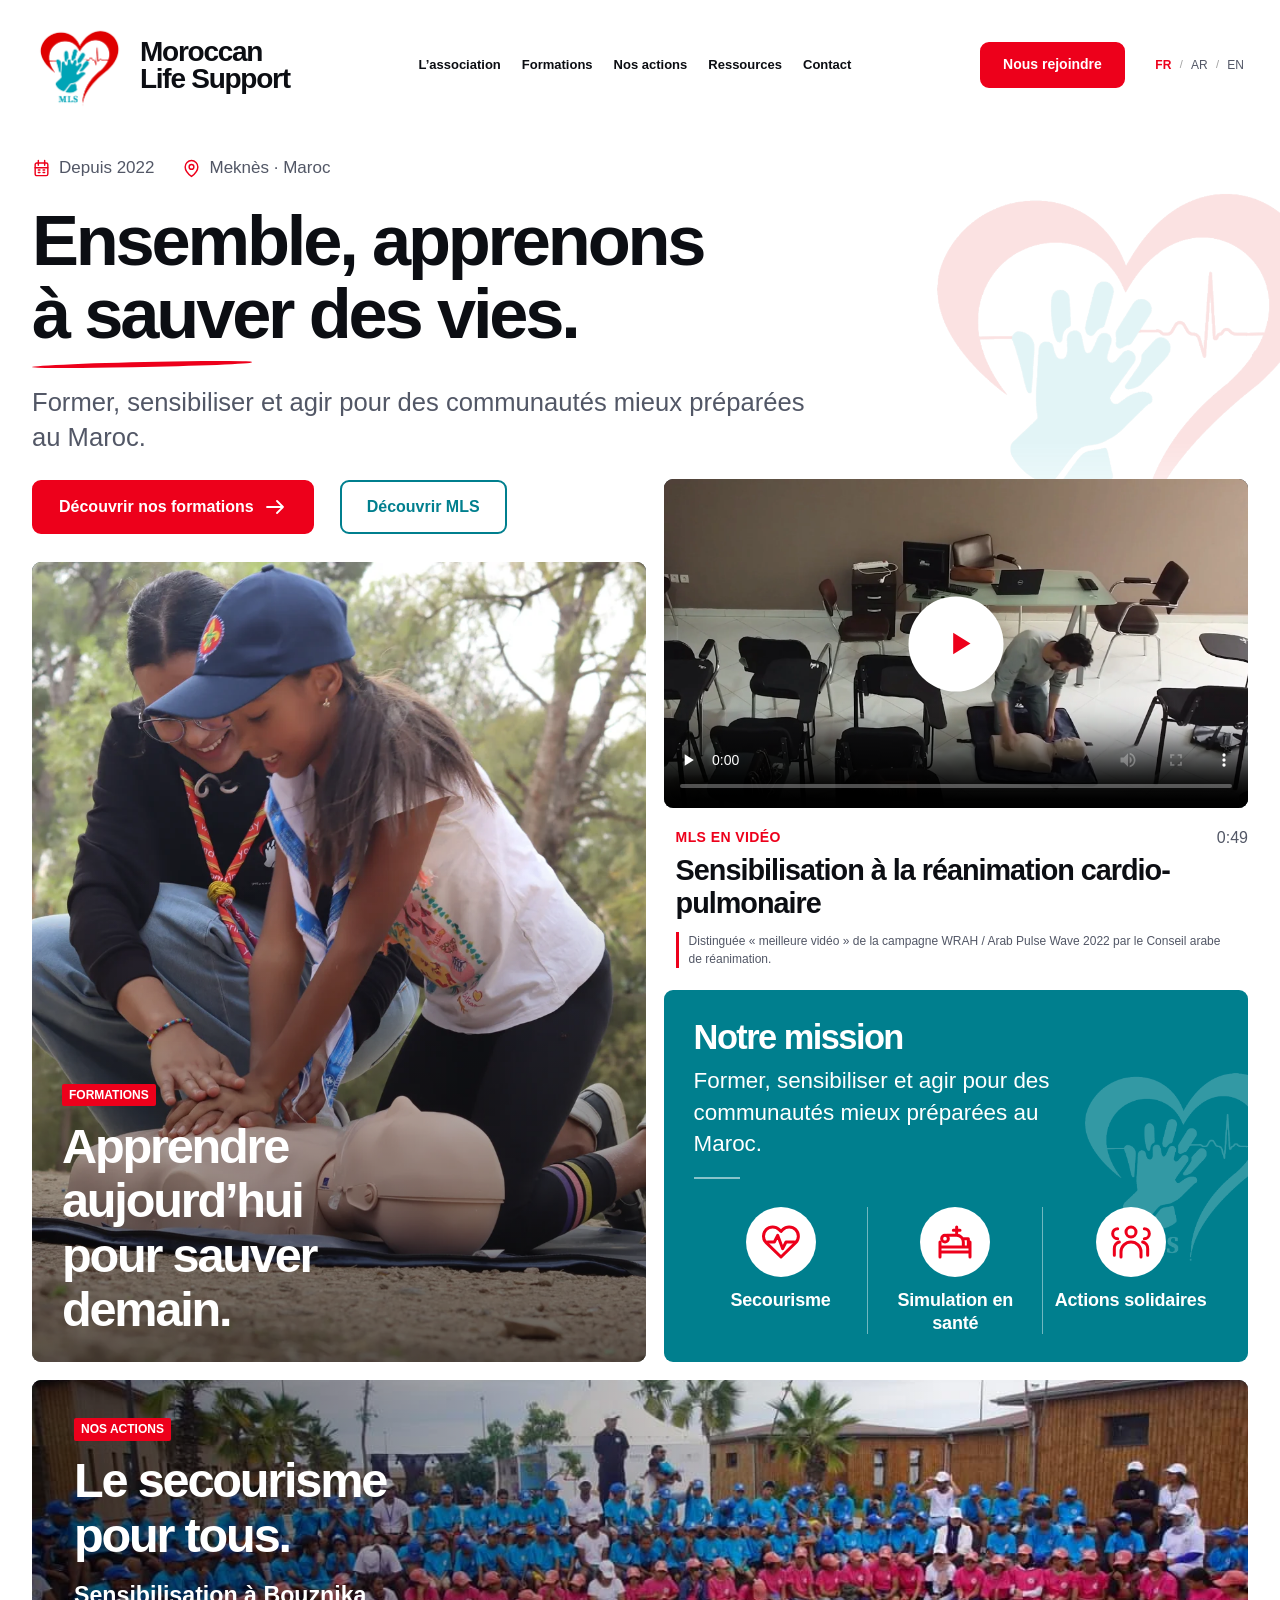
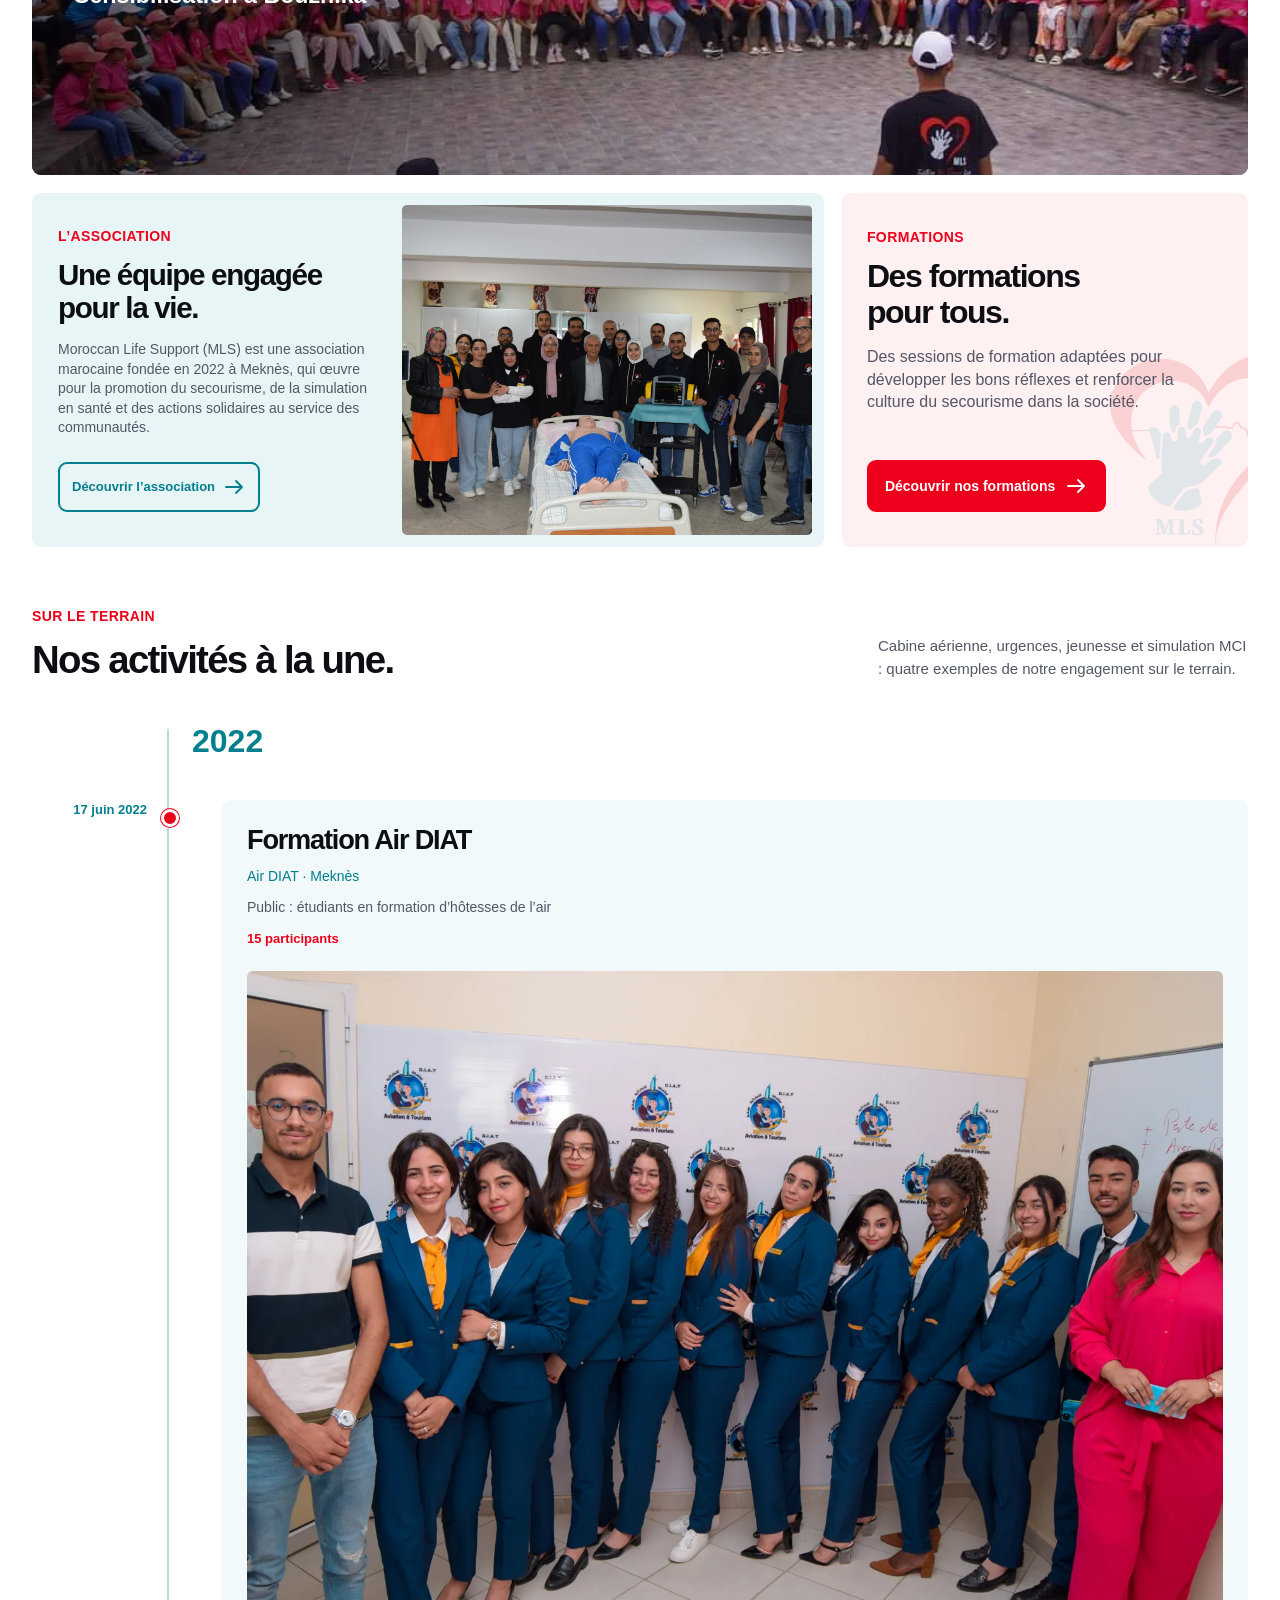
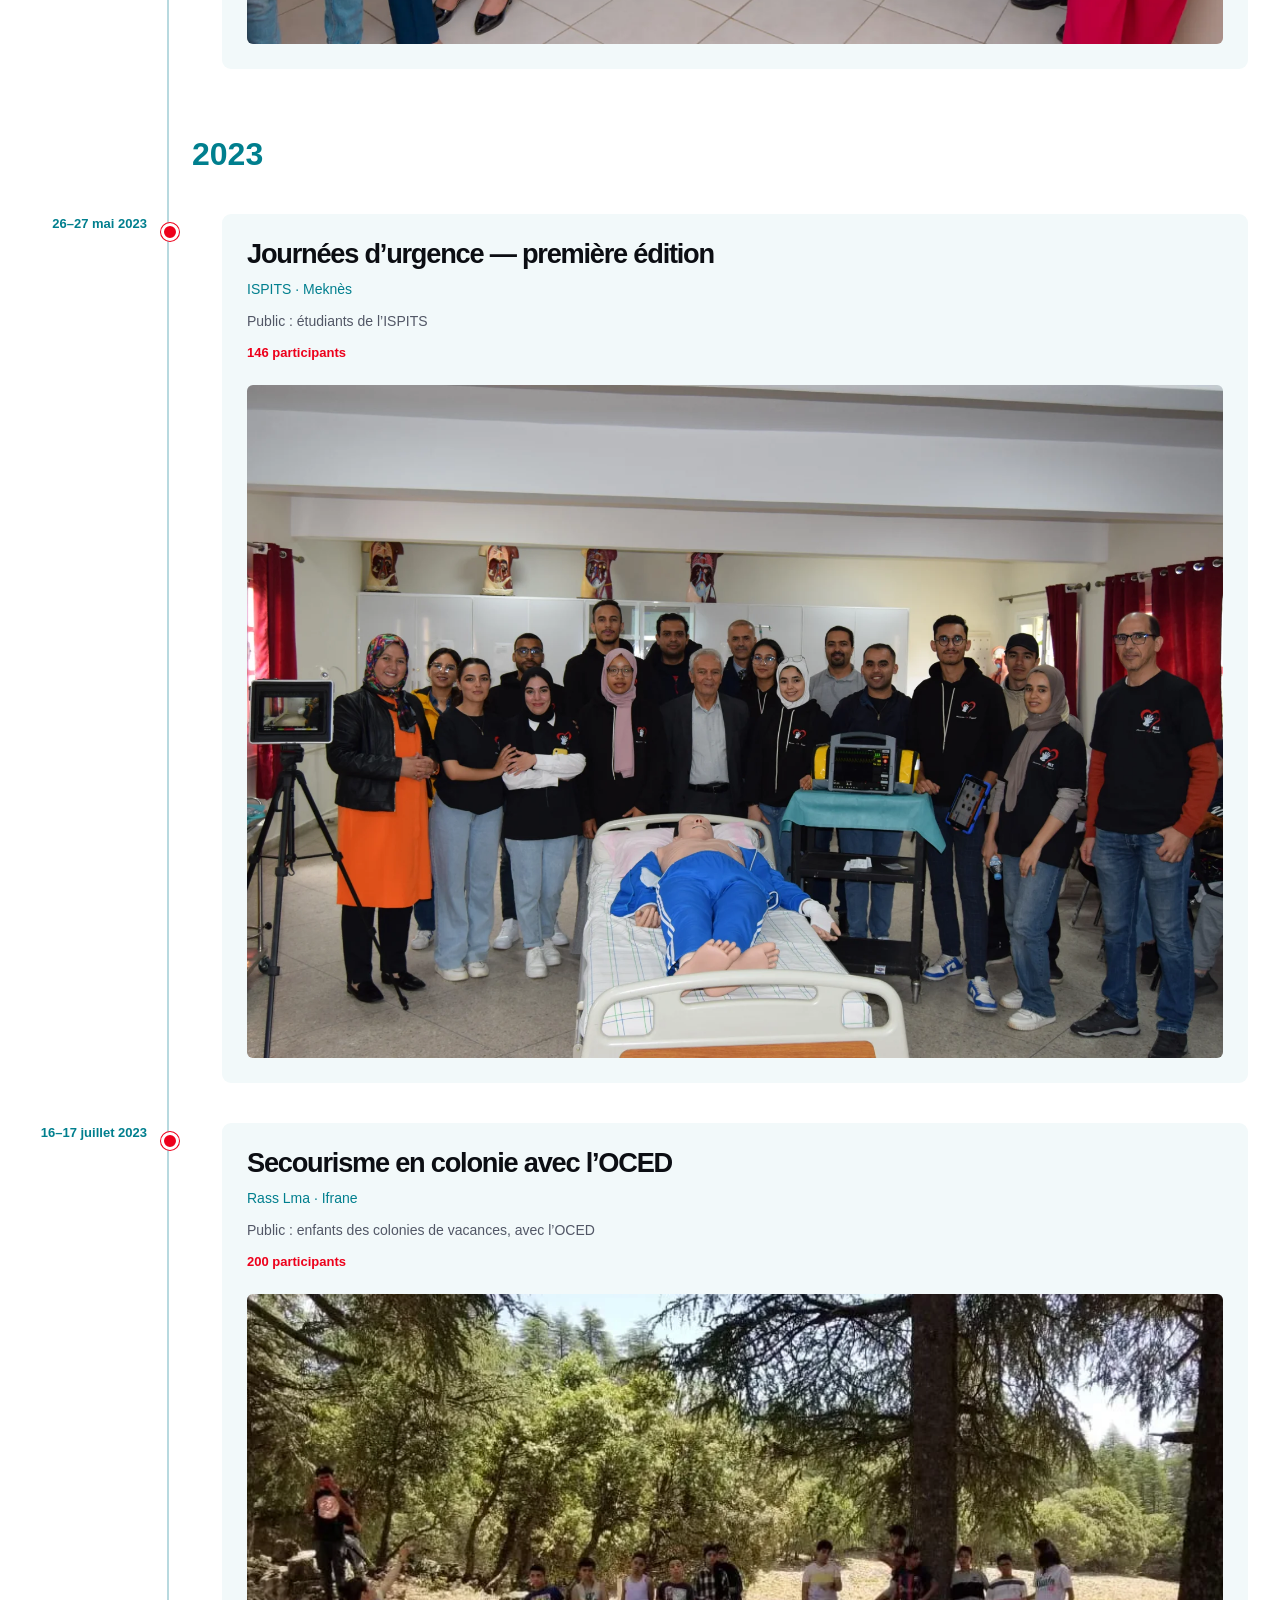
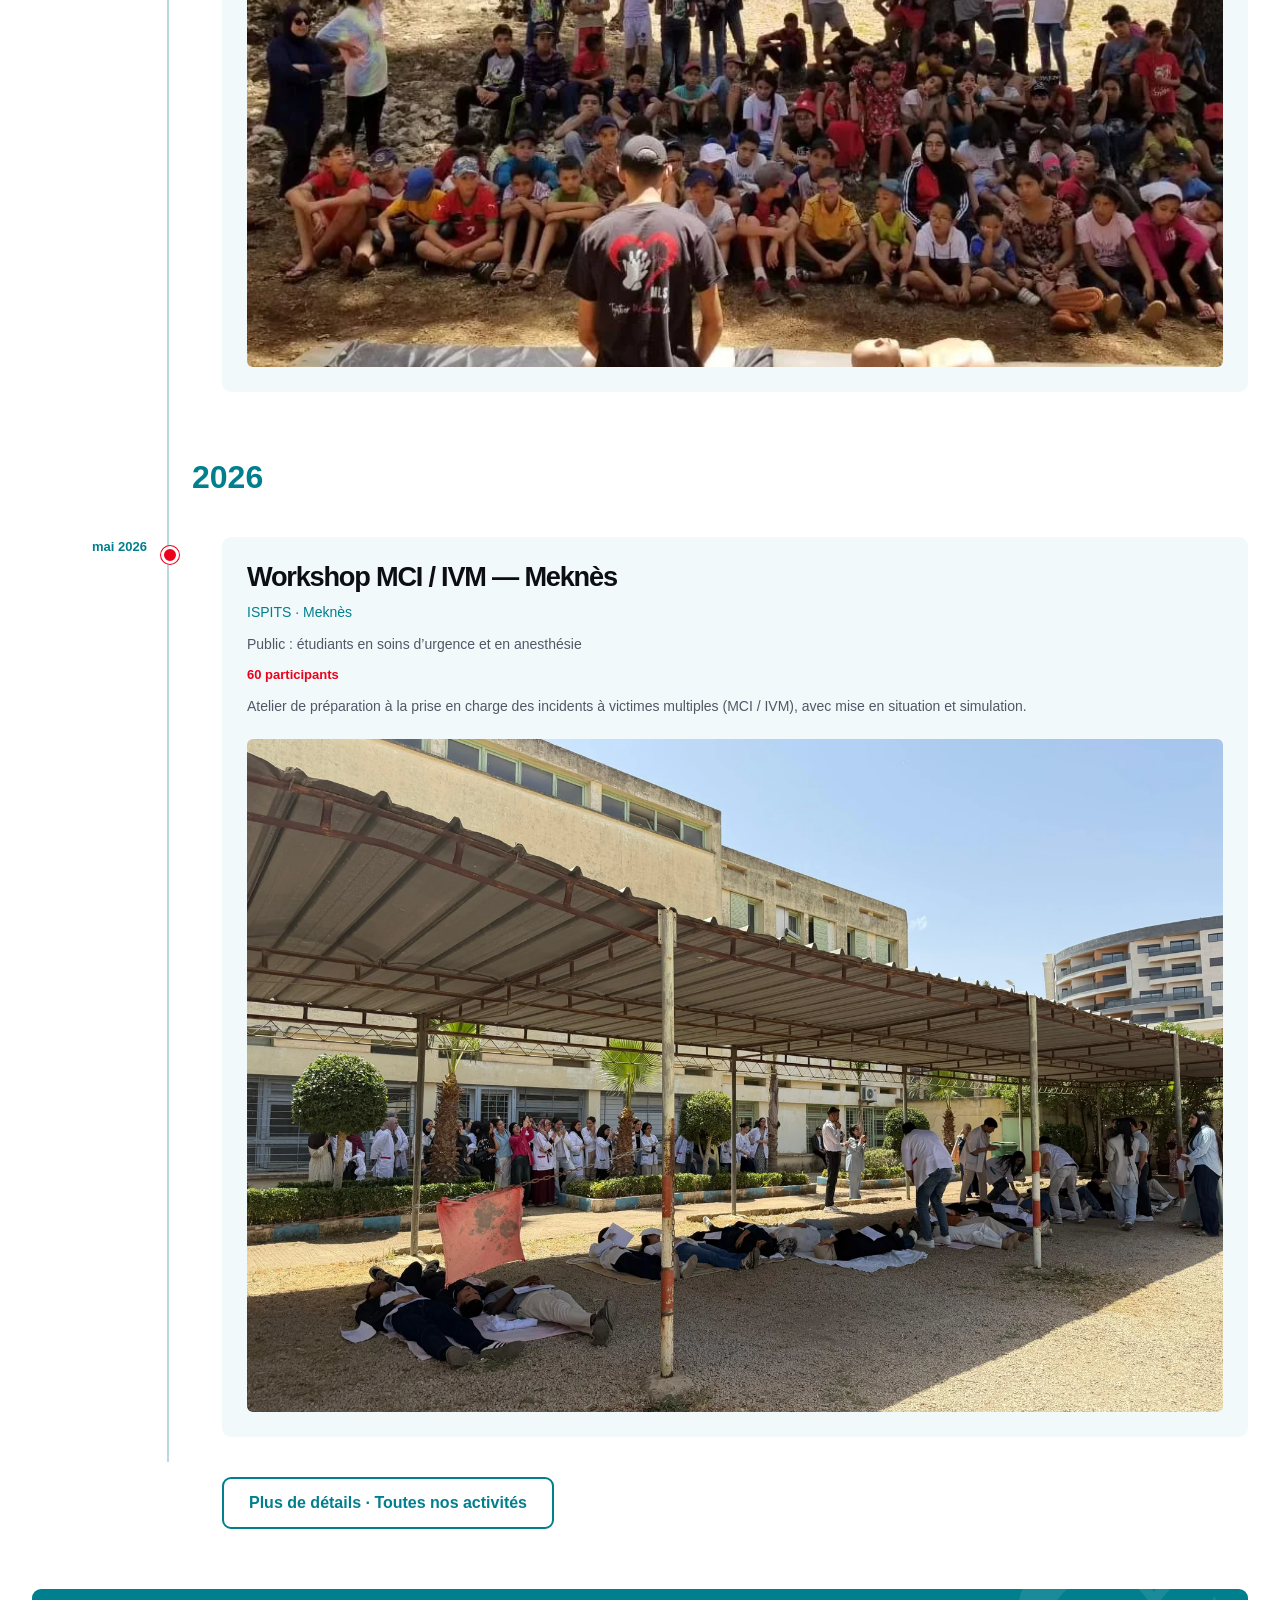
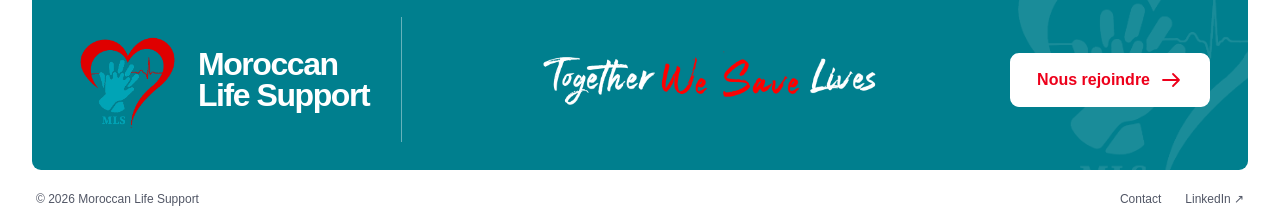
<file: index.html>
<!doctype html><html lang="fr" dir="ltr"><head><meta charset="utf-8"><meta name="viewport" content="width=device-width,initial-scale=1"><meta name="theme-color" content="#007f8d"><meta name="description" content="Moroccan Life Support : association marocaine à but non lucratif, secourisme et simulation en santé."><title>Ensemble, apprenons à sauver des vies — Moroccan Life Support</title><link rel="icon" href="assets/images/logo.png"><link rel="stylesheet" href="styles.css"><script src="copy.js" defer></script><script src="activities-data.js" defer></script><script src="timeline.js" defer></script><script src="app.js" defer></script></head><body data-page="home"><a class="skip-link" href="#main" data-i18n="skip">Aller au contenu</a><svg class="icon-library" xmlns="http://www.w3.org/2000/svg" aria-hidden="true"><defs>
    <symbol id="heart" viewBox="0 0 24 24"><path d="M20.8 4.6a5.5 5.5 0 0 0-7.8 0L12 5.7l-1.1-1.1a5.5 5.5 0 0 0-7.8 7.8L12 21l8.8-8.6a5.5 5.5 0 0 0 0-7.8Z"/><path d="m4 12 4 0 2-4 3 8 2-4h5"/></symbol>
    <symbol id="screen" viewBox="0 0 24 24"><path d="M3 12v9m18-9v9M3 18h18M3 15h18M7 8h6a4 4 0 0 1 4 4v3M17 10h3v5"/><circle cx="6" cy="10" r="2"/><path d="M13 3v4m-2-2h4"/></symbol>
    <symbol id="people" viewBox="0 0 24 24"><circle cx="12" cy="6" r="3"/><path d="M6 21v-3a6 6 0 0 1 12 0v3M4 10a3 3 0 0 1 0-6m16 6a3 3 0 0 0 0-6M2 20v-4a4 4 0 0 1 3-4m17 8v-4a4 4 0 0 0-3-4"/></symbol>
    <symbol id="arrow" viewBox="0 0 24 24"><path d="M4 12h16m-6-6 6 6-6 6"/></symbol>
    <symbol id="pin" viewBox="0 0 24 24"><path d="M20 10c0 6-8 12-8 12S4 16 4 10a8 8 0 1 1 16 0Z"/><circle cx="12" cy="10" r="3"/></symbol>
    <symbol id="download" viewBox="0 0 24 24"><path d="M12 3v12m-5-5 5 5 5-5M4 16v5h16v-5"/></symbol>
  </defs></svg><header class="site-header"><div class="header-inner"><a class="brand" href="index.html" aria-label="Moroccan Life Support — accueil" data-i18n-aria="homeLabel"><img src="assets/images/logo.png" alt="MLS" width="80" height="92"><span><strong>Moroccan<br>Life Support</strong></span></a><button class="menu-toggle" type="button" aria-expanded="false" aria-controls="main-navigation" data-i18n-aria="menuLabel" aria-label="Ouvrir le menu"><span></span><span></span><span></span></button><nav id="main-navigation" aria-label="Navigation principale" data-i18n-aria="navLabel"><a href="association.html" data-i18n="navAbout">L’association</a><a href="formations.html" data-i18n="navTraining">Formations</a><a href="activites.html" data-i18n="navActions">Nos actions</a><a href="ressources.html" data-i18n="navResources">Ressources</a><a href="contact.html" data-i18n="navContact">Contact</a></nav><div class="header-tools"><a class="button button-small" href="contact.html" data-i18n="join">Nous rejoindre</a><div class="languages" role="group" aria-label="Langue" data-i18n-aria="languageLabel"><button type="button" data-lang="fr" lang="fr" aria-label="Français" aria-pressed="true">FR</button><span>/</span><button type="button" data-lang="ar" lang="ar" aria-label="العربية" aria-pressed="false">AR</button><span>/</span><button type="button" data-lang="en" lang="en" aria-label="English" aria-pressed="false">EN</button></div></div></div></header><main id="main"><section class="mosaic-hero section-wrap"><img class="hero-watermark" src="assets/images/logo.png" alt="" aria-hidden="true"><p class="hero-meta"><span><svg class="icon" aria-hidden="true" viewBox="0 0 24 24"><rect x="4" y="5" width="16" height="16" rx="2"/><path d="M8 2v6m8-6v6M4 11h16m-12 3h2m4 0h2m-8 3h2m4 0h2"/></svg> <span data-i18n="since">Depuis 2022</span></span><span><svg class="icon" aria-hidden="true"><use href="#pin"/></svg><span data-i18n="location">Meknès · Maroc</span></span></p><h1 data-i18n="mosaicHero">Ensemble, apprenons
à sauver des vies.</h1><p class="hero-description" data-i18n="heroBody">Former, sensibiliser et agir pour des communautés mieux préparées au Maroc.</p><div class="button-row"><a class="button" href="formations.html"><span data-i18n="discoverTraining">Découvrir nos formations</span><svg class="icon" aria-hidden="true"><use href="#arrow"/></svg></a><a class="button button-outline" href="association.html" data-i18n="discoverMLS">Découvrir MLS</a></div></section><section class="mosaic section-wrap" aria-label="MLS en action"><div class="mosaic-top"><a class="training-tile photo-tile" href="formations.html"><img src="assets/images/scouting.webp" alt="Une formatrice accompagne une jeune participante lors d’un atelier de réanimation sur mannequin en plein air" data-i18n-alt="scoutingAlt" width="1800" height="1203" fetchpriority="high"><div class="tile-overlay"><span class="tile-tag" data-i18n="navTraining">Formations</span><h2 data-i18n="mosaicLearn">Apprendre
aujourd’hui
pour sauver
demain.</h2></div></a><div class="mosaic-right"><article class="mosaic-video"><div class="video-player"><video id="cpr-video" controls playsinline preload="none" poster="assets/images/video-poster.webp" aria-label="Vidéo MLS de sensibilisation à la réanimation cardio-pulmonaire" data-i18n-aria="videoLabel"><source src="assets/video/mls-cpr-awareness.mp4" type="video/mp4"><span data-i18n="videoFallback">Votre navigateur ne peut pas lire cette vidéo.</span></video><button id="video-play" class="play-button" type="button" data-i18n-aria="playLabel" aria-label="Lire la vidéo MLS"><svg viewBox="0 0 24 24" aria-hidden="true"><path d="m8 4 13 8-13 8Z"/></svg></button></div><div class="video-caption"><p class="eyebrow" data-i18n="videoEyebrow">MLS en vidéo</p><h2 data-i18n="videoSubtitle">Sensibilisation à la réanimation cardio-pulmonaire</h2><span class="duration">0:49</span><p class="award" data-i18n="videoAward">Distinguée « meilleure vidéo » de la campagne WRAH / Arab Pulse Wave 2022 par le Conseil arabe de réanimation.</p></div></article><article class="mission-tile"><img class="panel-watermark" src="assets/images/logo.png" alt="" aria-hidden="true"><h2 data-i18n="mosaicMission">Notre mission</h2><p data-i18n="heroBody">Former, sensibiliser et agir pour des communautés mieux préparées au Maroc.</p><div class="mission-rule"></div><div class="mission-pillars"><a href="formations.html"><span class="icon-disc"><svg class="icon" aria-hidden="true"><use href="#heart"/></svg></span><h3 data-i18n="firstAid">Secourisme</h3></a><a href="formations.html"><span class="icon-disc"><svg class="icon" aria-hidden="true"><use href="#screen"/></svg></span><h3 data-i18n="simulation">Simulation en santé</h3></a><a href="activites.html"><span class="icon-disc"><svg class="icon" aria-hidden="true"><use href="#people"/></svg></span><h3 data-i18n="solidarity">Actions solidaires</h3></a></div></article></div></div><a class="community-tile photo-tile" href="activites.html#activity-17"><img src="assets/images/community.webp" alt="Sensibilisation au secourisme auprès d’un grand groupe de jeunes à Bouznika" data-i18n-alt="communityAlt" width="1080" height="608" loading="lazy"><div class="tile-overlay"><span class="tile-tag" data-i18n="navActions">Nos actions</span><h2 data-i18n="mosaicEveryone">Le secourisme
pour tous.</h2><p data-i18n="communityCaption">Sensibilisation à Bouznika</p></div></a><div class="mosaic-bottom"><article class="about-tile"><div><p class="eyebrow" data-i18n="aboutEyebrow">L’association</p><h2 data-i18n="mosaicTeam">Une équipe engagée pour la vie.</h2><p data-i18n="mosaicAbout">Moroccan Life Support (MLS) est une association marocaine fondée en 2022 à Meknès, qui œuvre pour la promotion du secourisme, de la simulation en santé et des actions solidaires au service des communautés.</p><a href="association.html" class="button button-outline"><span data-i18n="mosaicAboutLink">Découvrir l’association</span><svg class="icon" aria-hidden="true"><use href="#arrow"/></svg></a></div><img src="assets/images/team.webp" alt="Équipe MLS réunie lors de la première édition des Journées d’urgence à Meknès" data-i18n-alt="teamAlt" width="1800" height="1200" loading="lazy"></article><article class="training-info-tile"><img class="panel-watermark" src="assets/images/logo.png" alt="" aria-hidden="true"><p class="eyebrow" data-i18n="navTraining">Formations</p><h2 data-i18n="mosaicTraining">Des formations pour tous.</h2><p data-i18n="mosaicTrainingBody">Des sessions de formation adaptées pour développer les bons réflexes et renforcer la culture du secourisme dans la société.</p><a href="formations.html" class="button"><span data-i18n="discoverTraining">Découvrir nos formations</span><svg class="icon" aria-hidden="true"><use href="#arrow"/></svg></a></article></div></section><section class="actions-section section-wrap" id="actions"><div class="section-heading"><div><p class="eyebrow" data-i18n="actionsEyebrow">Sur le terrain</p><h2 data-i18n="recentTitle">Nos activités à la une.</h2></div><p data-i18n="recentIntro">Cabine aérienne, urgences, jeunesse et simulation MCI : quatre exemples de notre engagement sur le terrain.</p></div><ol class="timeline" data-timeline="featured"><li class="timeline-year" id="year-2022"><span>2022</span></li><li class="timeline-event" id="activity-4"><article><p class="timeline-date">17 juin 2022</p><h3>Formation Air DIAT</h3><p class="timeline-venue">Air DIAT · Meknès</p><p class="timeline-audience">Public : étudiants en formation d’hôtesses de l’air</p><p class="participant-count">15 participants</p><div class="activity-gallery"><a href="assets/images/activity-4-0.webp" target="_blank" rel="noopener"><img src="assets/images/activity-4-0.webp" alt="Formation Air DIAT — 1" width="1400" height="900" loading="lazy"></a></div></article></li><li class="timeline-year" id="year-2023"><span>2023</span></li><li class="timeline-event" id="activity-13"><article><p class="timeline-date">26–27 mai 2023</p><h3>Journées d’urgence — première édition</h3><p class="timeline-venue">ISPITS · Meknès</p><p class="timeline-audience">Public : étudiants de l’ISPITS</p><p class="participant-count">146 participants</p><div class="activity-gallery"><a href="assets/images/team.webp" target="_blank" rel="noopener"><img src="assets/images/team.webp" alt="Journées d’urgence — première édition — 1" width="1400" height="900" loading="lazy"></a></div></article></li><li class="timeline-event" id="activity-15"><article><p class="timeline-date">16–17 juillet 2023</p><h3>Secourisme en colonie avec l’OCED</h3><p class="timeline-venue">Rass Lma · Ifrane</p><p class="timeline-audience">Public : enfants des colonies de vacances, avec l’OCED</p><p class="participant-count">200 participants</p><div class="activity-gallery"><a href="assets/images/activity-15-0.webp" target="_blank" rel="noopener"><img src="assets/images/activity-15-0.webp" alt="Secourisme en colonie avec l’OCED — 1" width="1400" height="900" loading="lazy"></a></div></article></li><li class="timeline-year" id="year-2026"><span>2026</span></li><li class="timeline-event" id="activity-30"><article><p class="timeline-date">mai 2026</p><h3>Workshop MCI / IVM — Meknès</h3><p class="timeline-venue">ISPITS · Meknès</p><p class="timeline-audience">Public : étudiants en soins d’urgence et en anesthésie</p><p class="participant-count">60 participants</p><p>Atelier de préparation à la prise en charge des incidents à victimes multiples (MCI / IVM), avec mise en situation et simulation.</p><div class="activity-gallery"><a href="assets/images/mci-meknes.webp" target="_blank" rel="noopener"><img src="assets/images/mci-meknes.webp" alt="Workshop MCI / IVM — Meknès — 1" width="1400" height="900" loading="lazy"></a></div></article></li></ol><a class="button button-outline timeline-more" href="activites.html" data-i18n="moreDetails">Plus de détails · Toutes nos activités</a></section></main><footer class="section-wrap"><div class="blue-bar"><div class="blue-bar-top"><a class="brand" href="index.html" aria-label="Moroccan Life Support — accueil" data-i18n-aria="homeLabel"><img src="assets/images/logo.png" alt="MLS" width="80" height="92"><span><strong>Moroccan<br>Life Support</strong></span></a><img class="footer-slogan" src="assets/images/slogan.png" alt="Together We Save Lives" width="2320" height="352" loading="lazy"><a class="button button-white" href="contact.html"><span data-i18n="join">Nous rejoindre</span><svg class="icon" aria-hidden="true"><use href="#arrow"/></svg></a></div></div><div class="footer-bottom"><p>© <span id="year">2026</span> Moroccan Life Support</p><div><a href="contact.html" data-i18n="navContact">Contact</a><a href="https://www.linkedin.com/company/moroccan-life-support-association/" target="_blank" rel="noopener">LinkedIn ↗</a></div></div></footer></body></html>
</file>
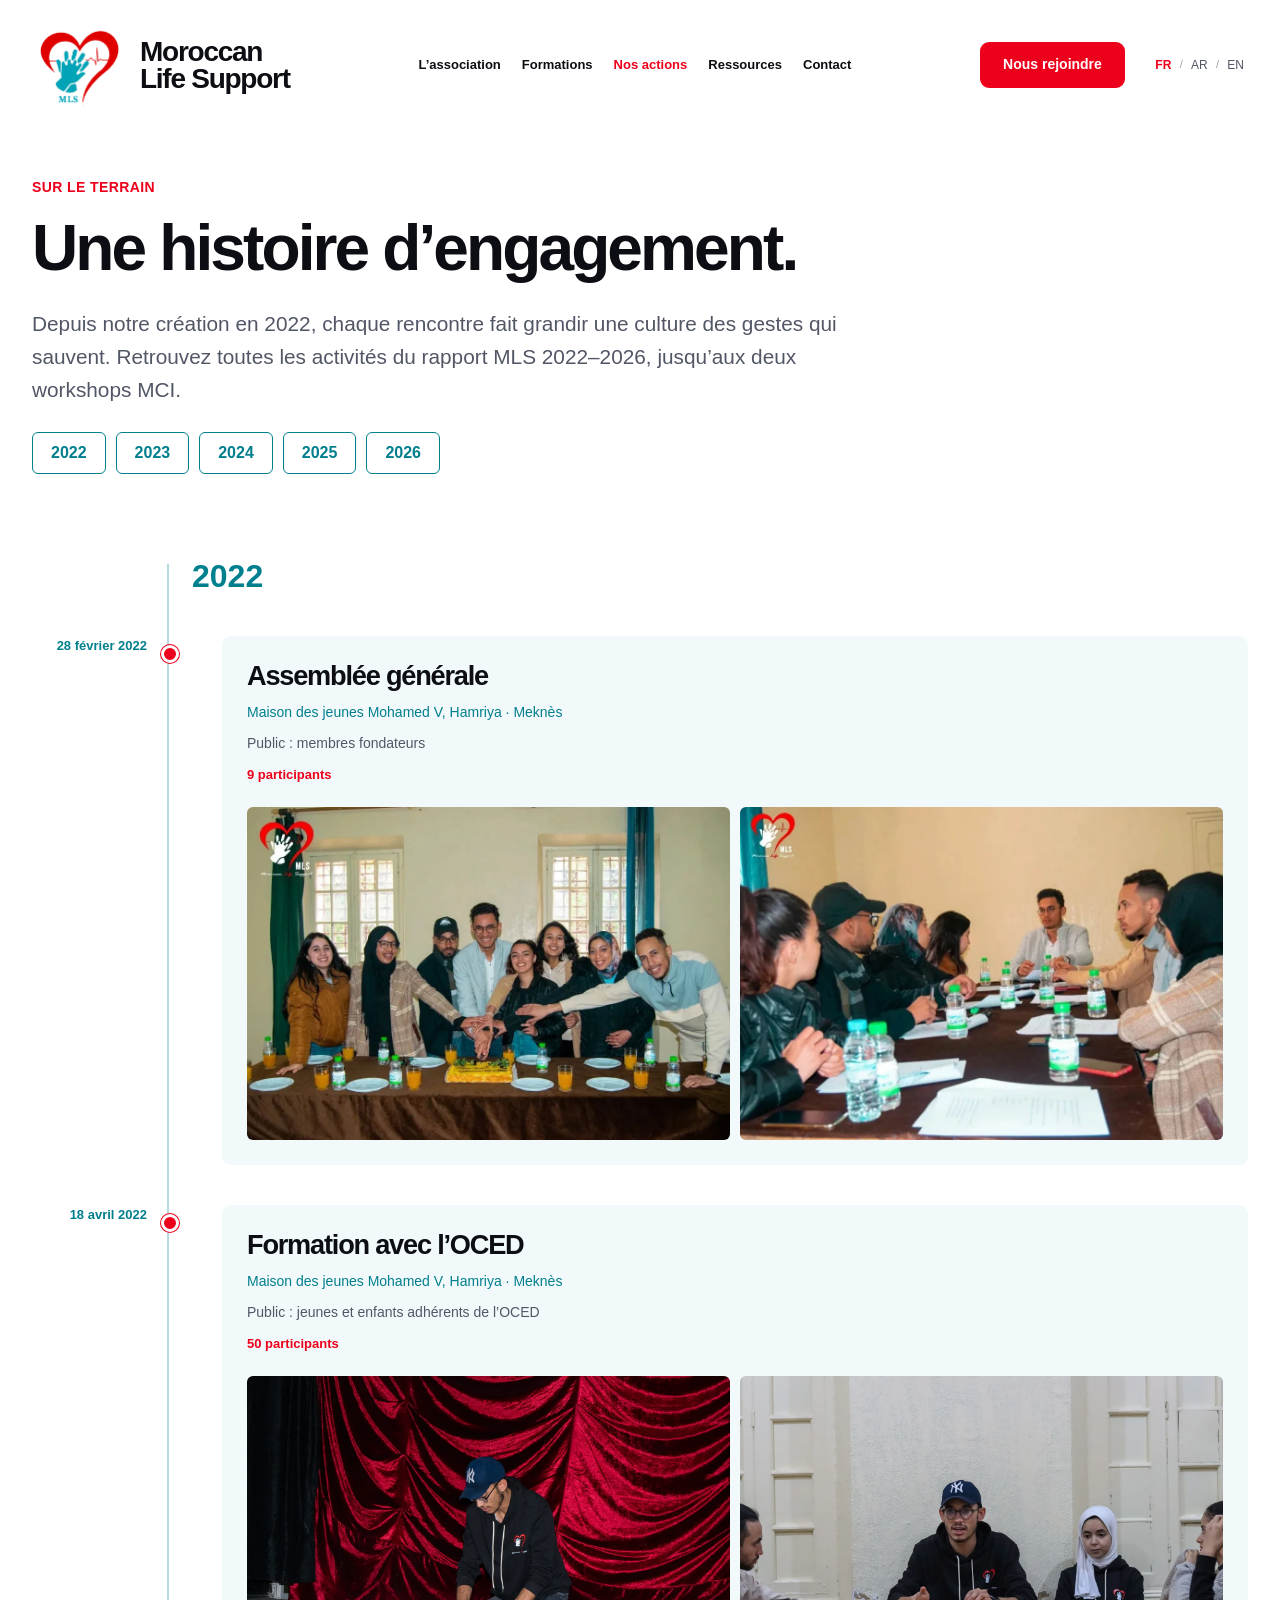
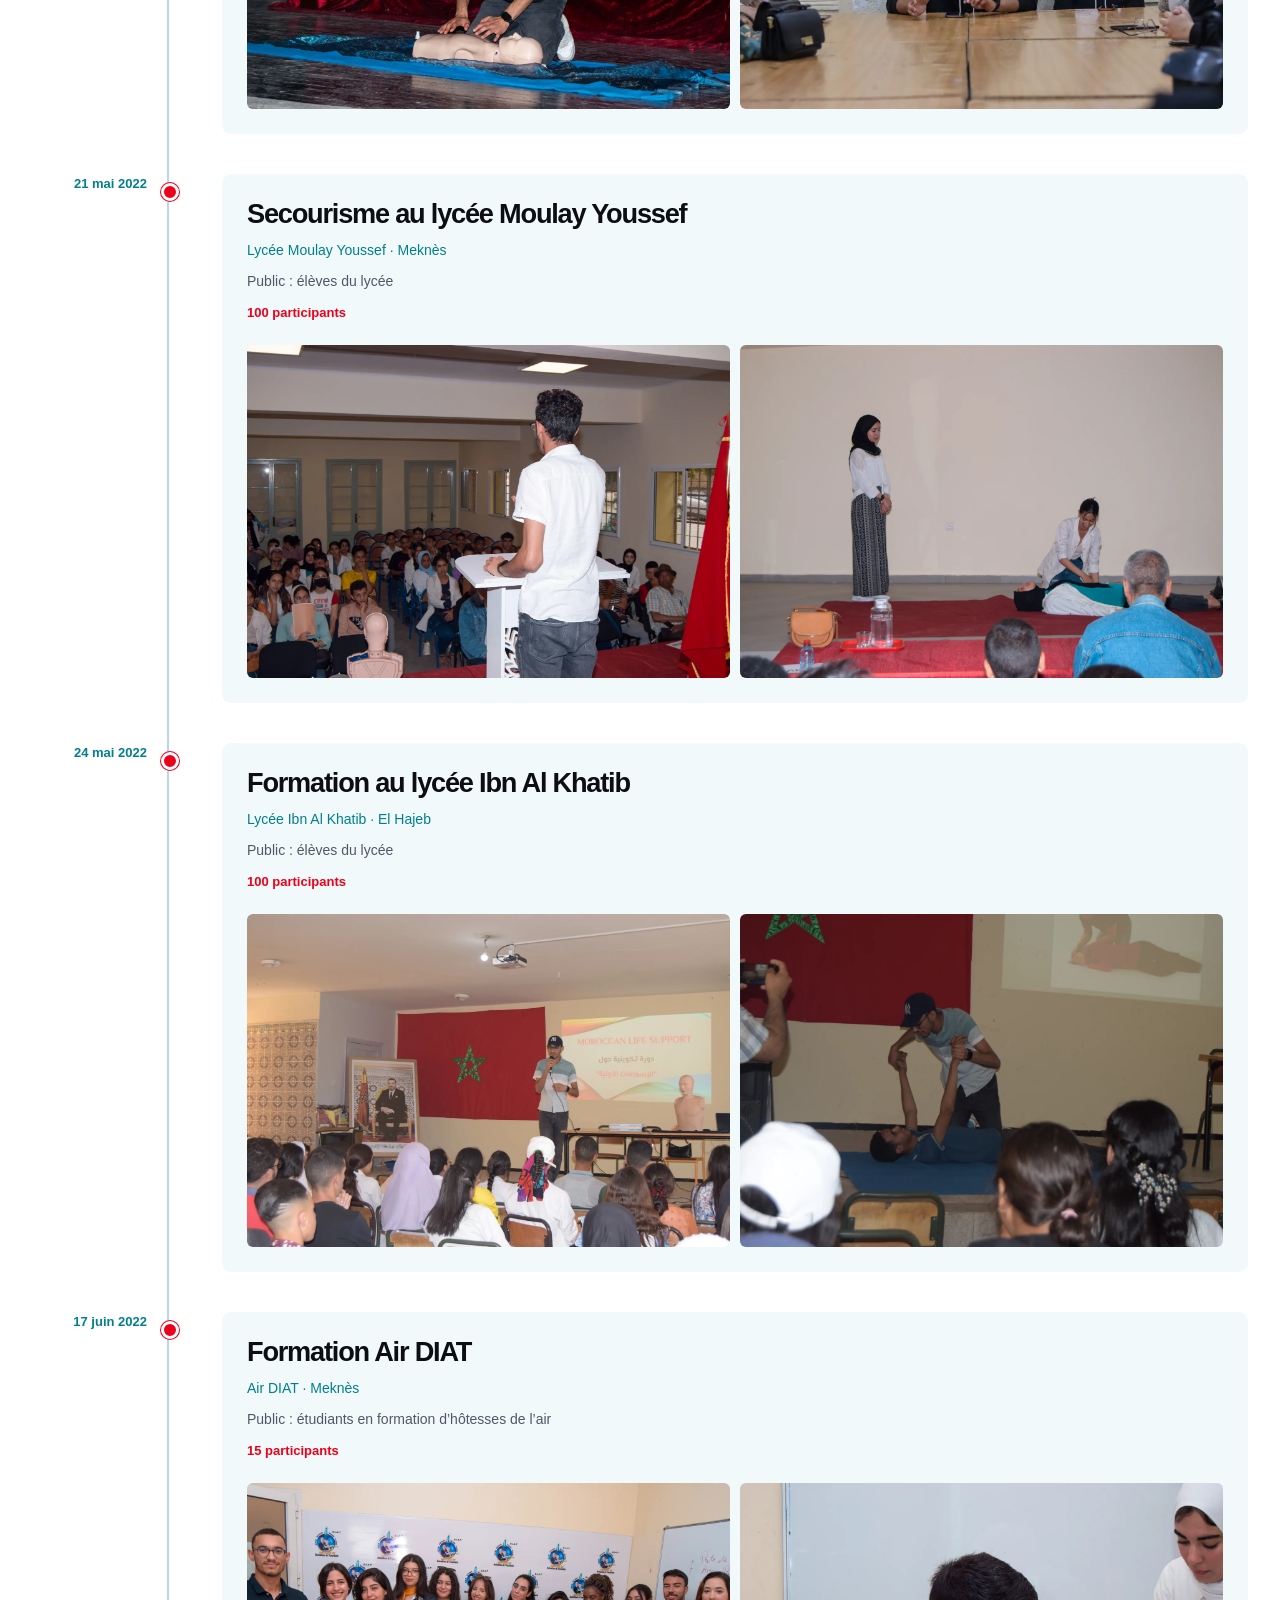
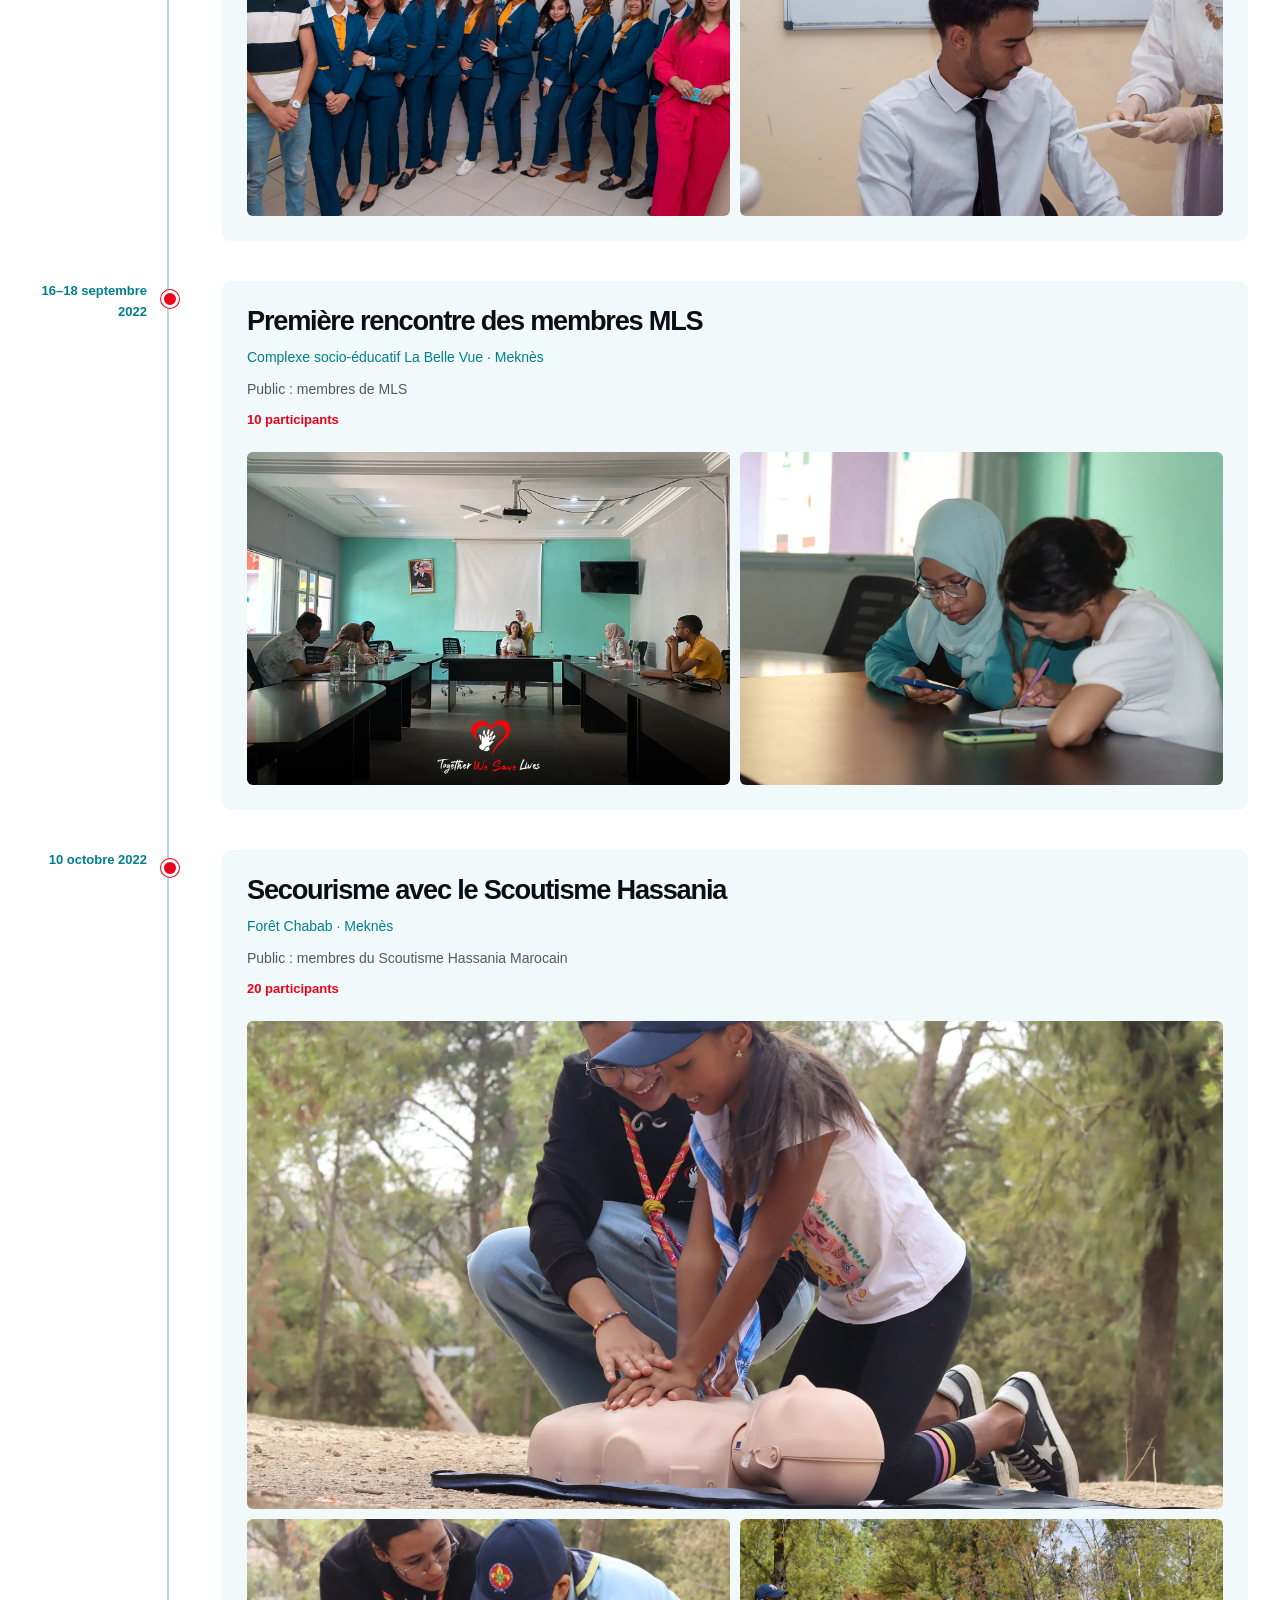
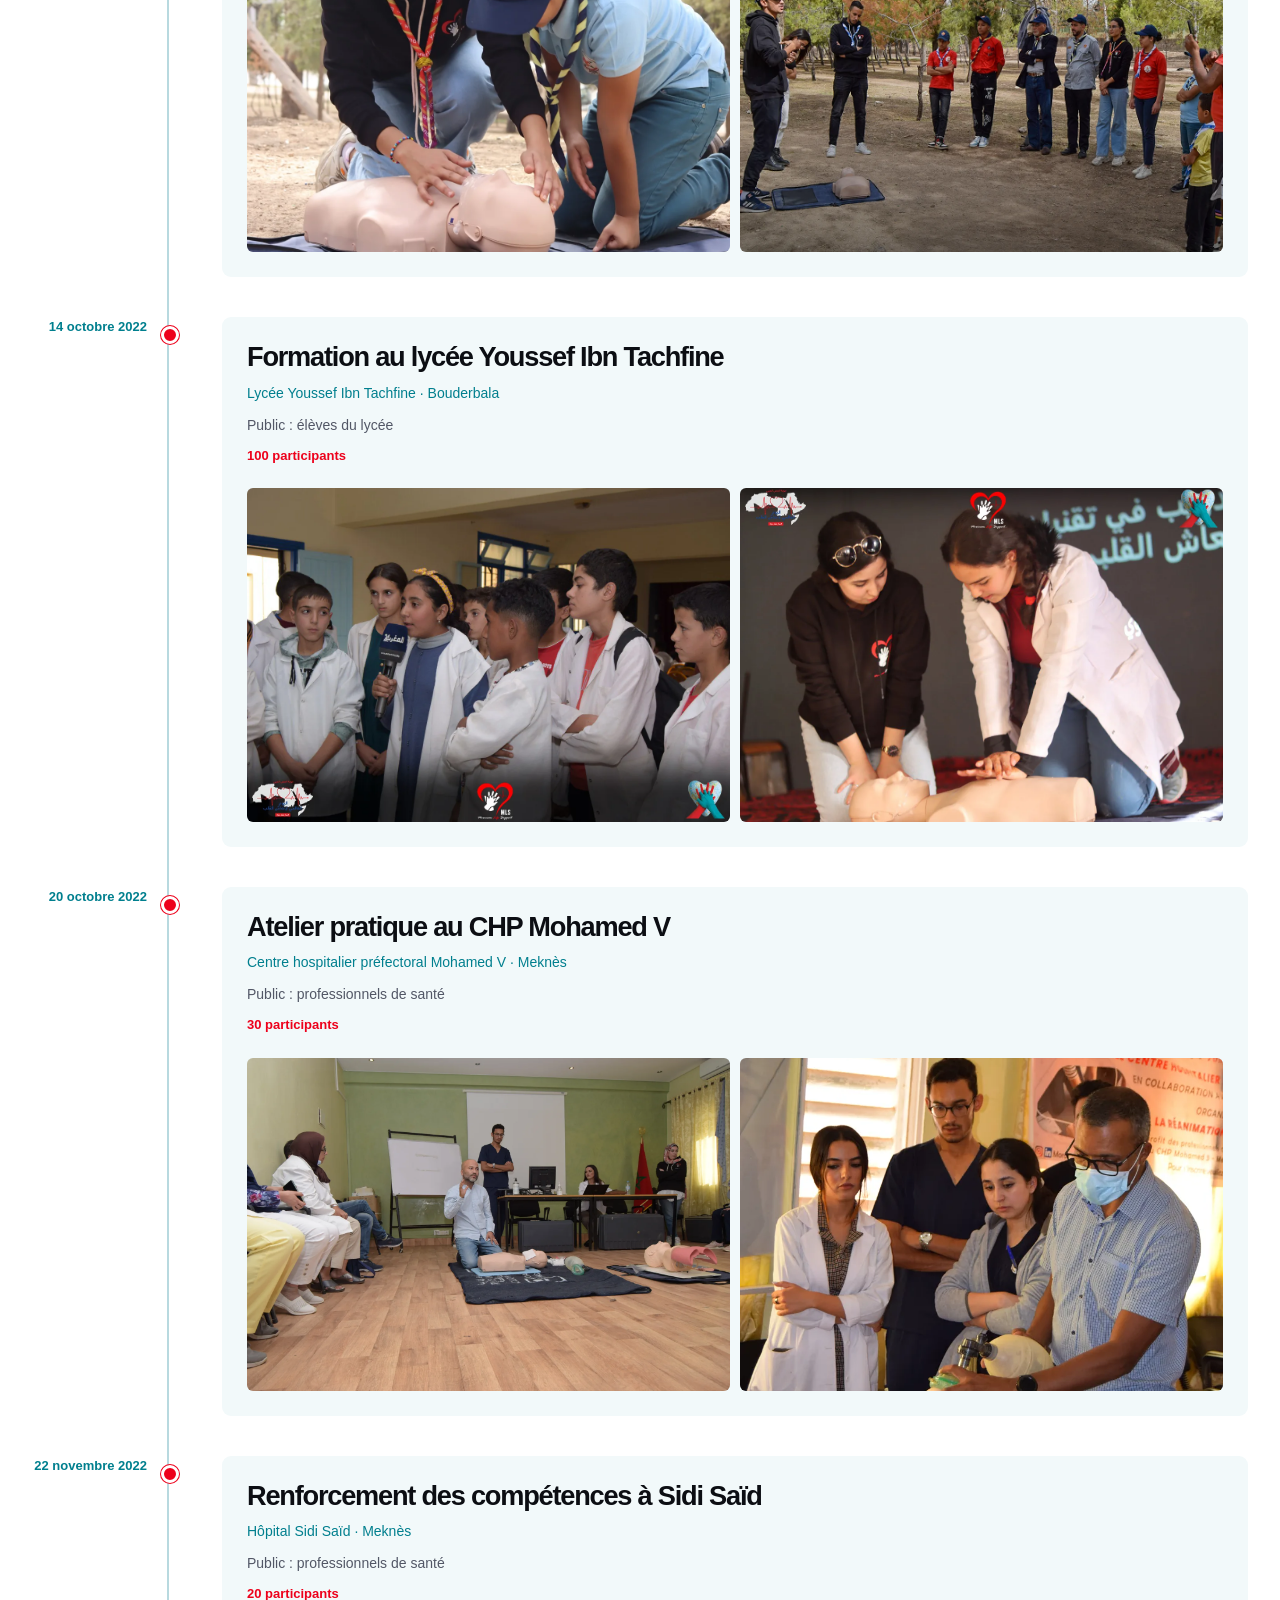
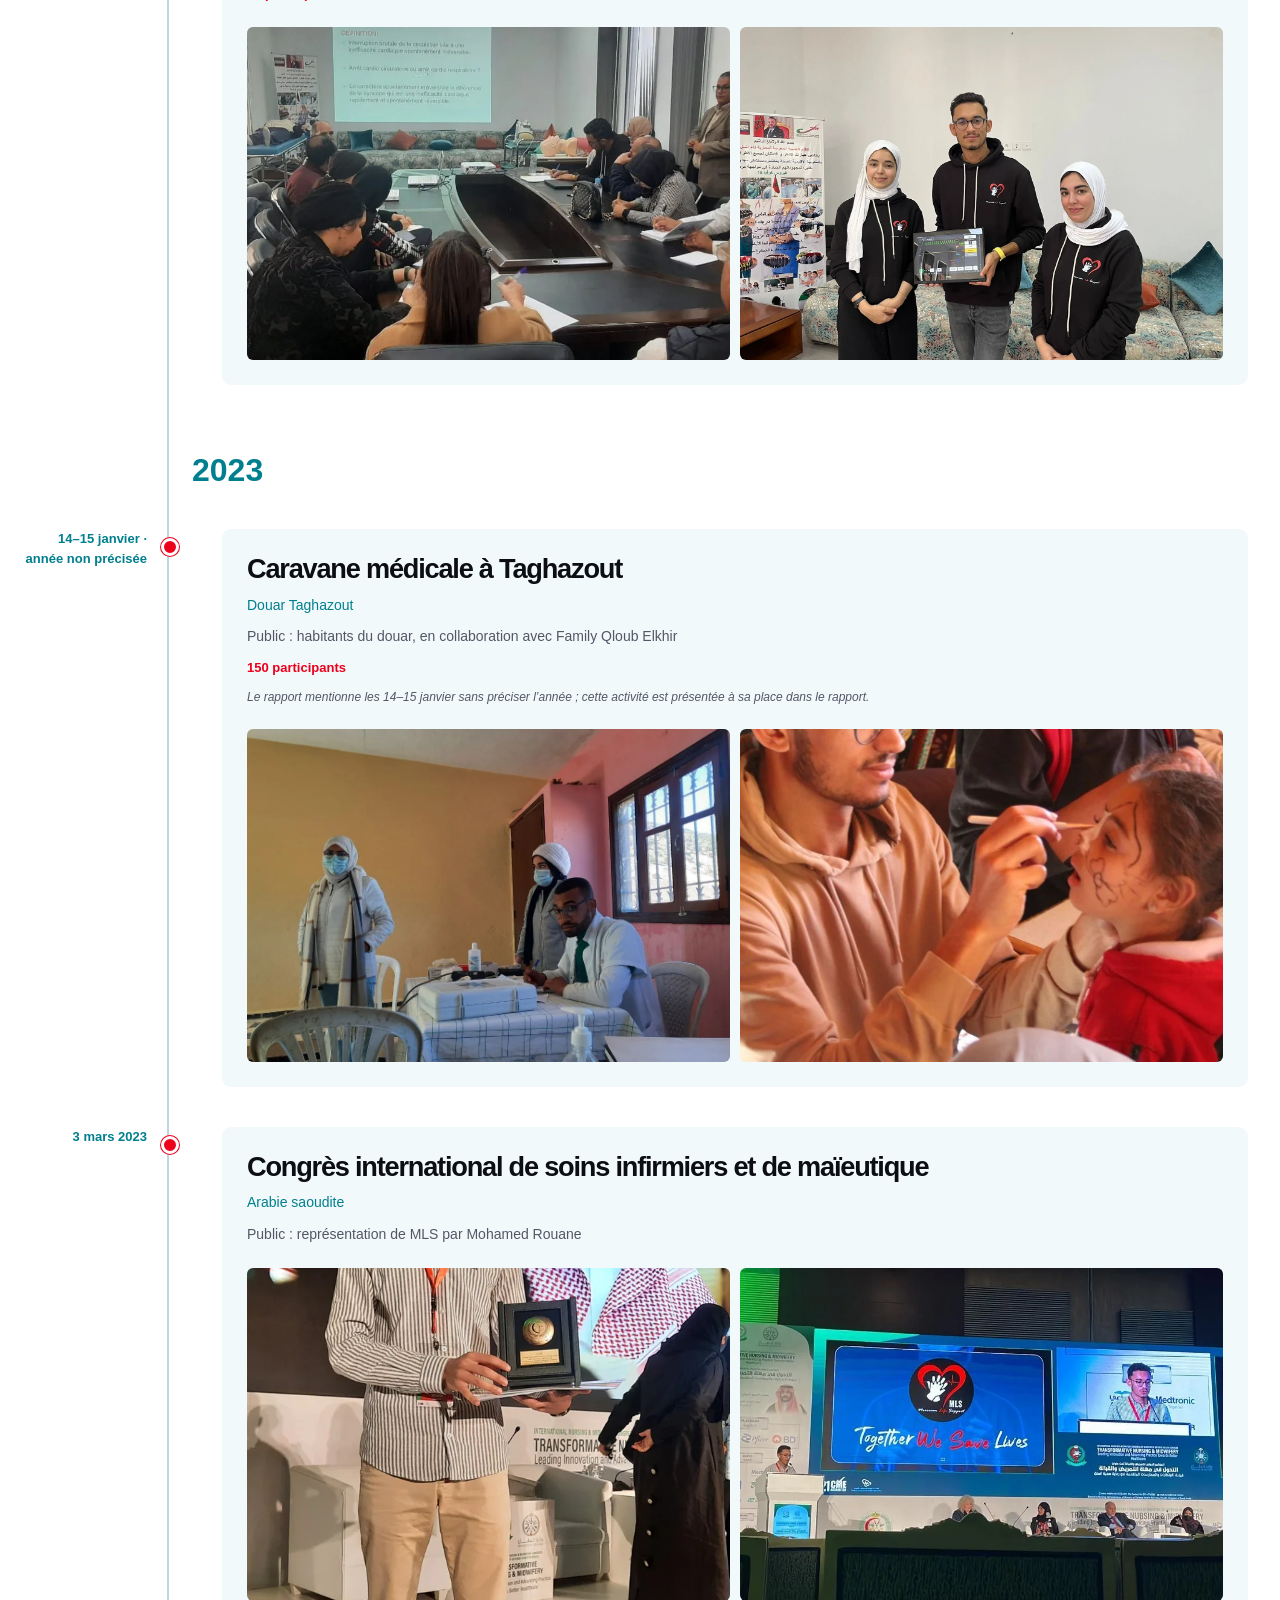
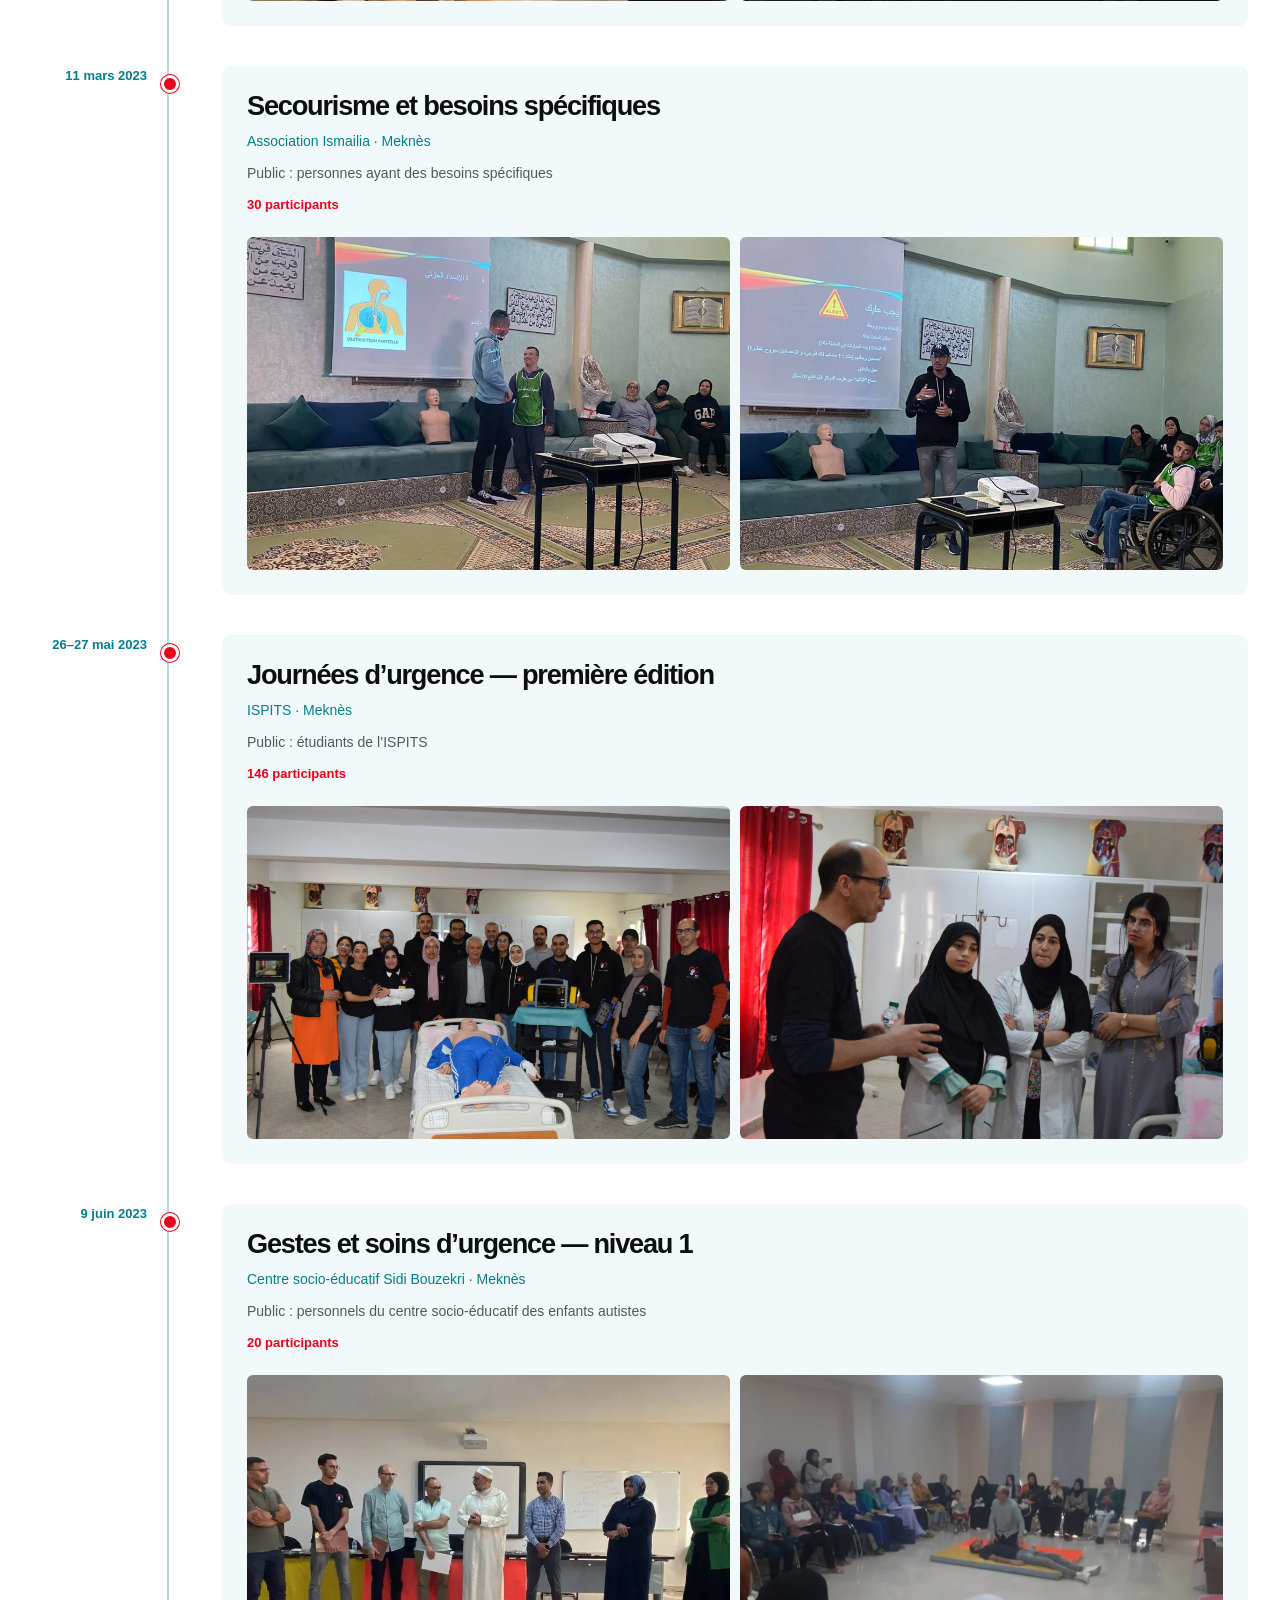
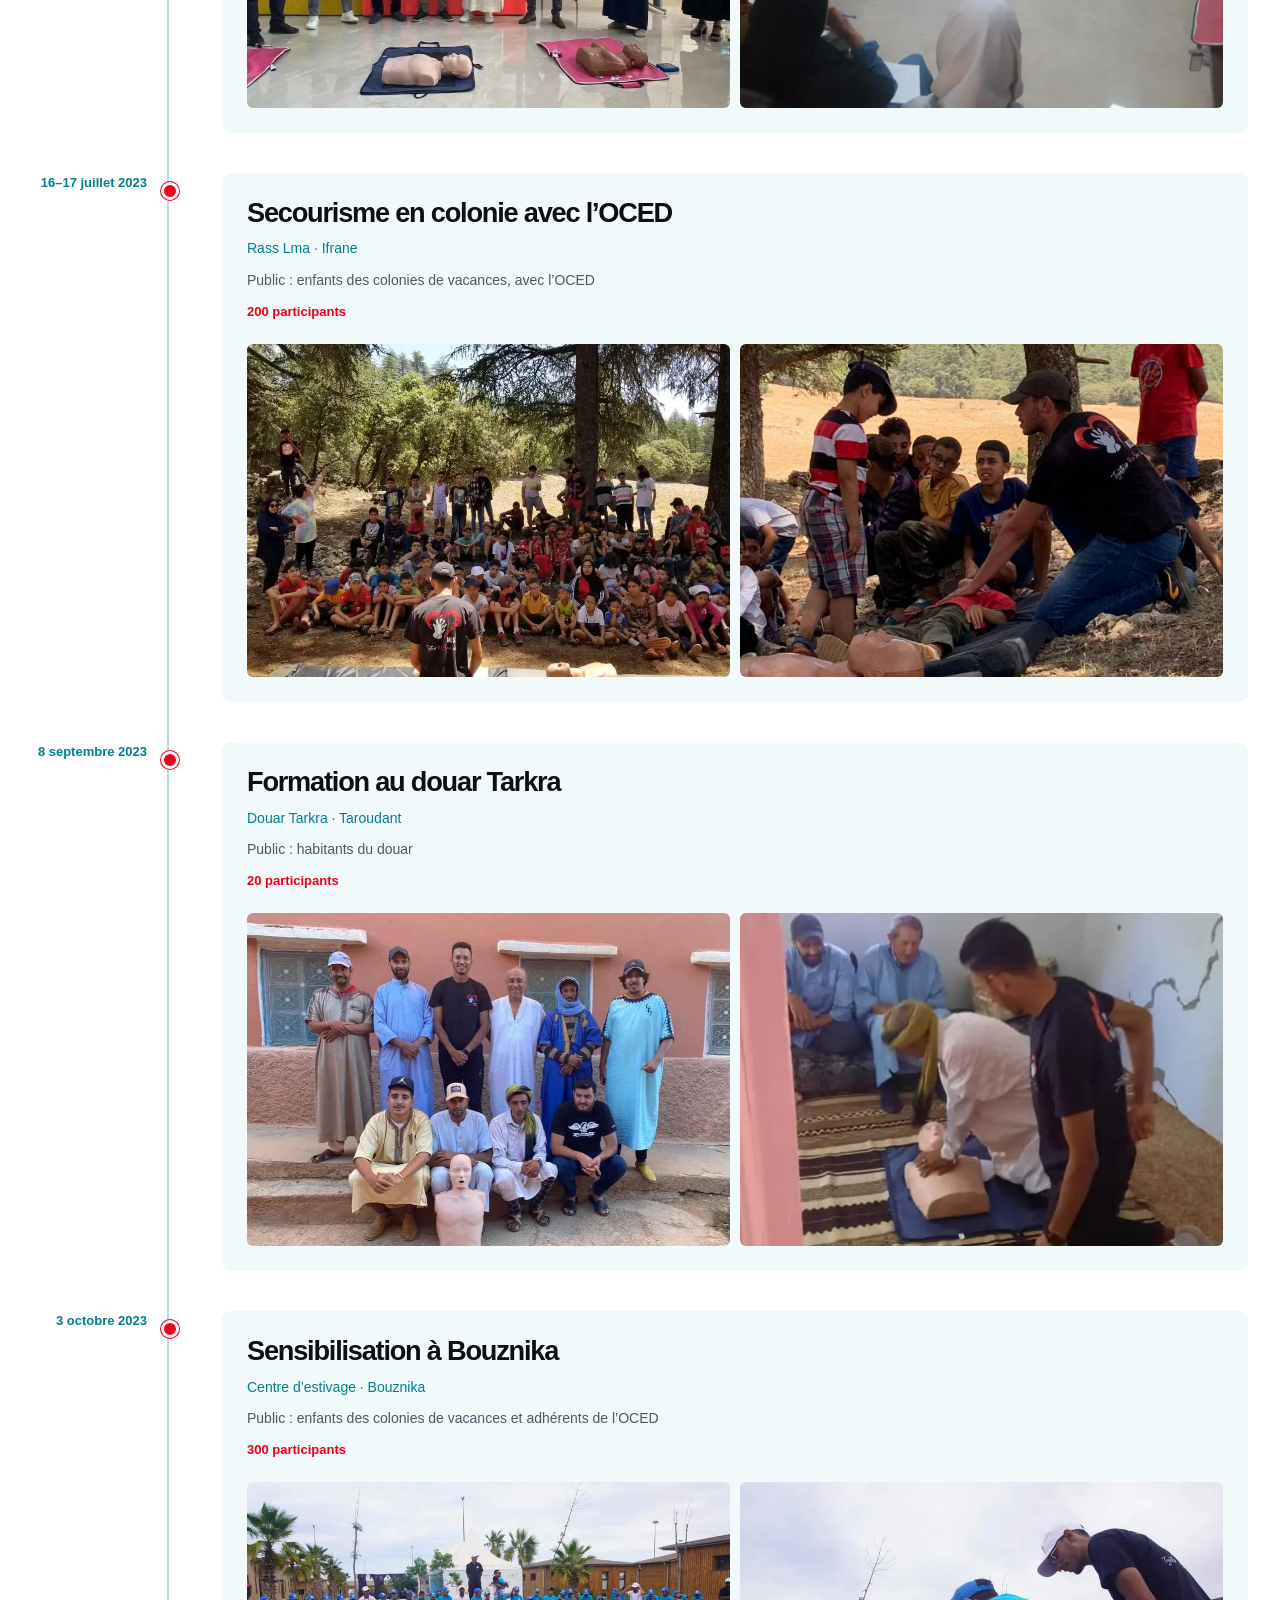
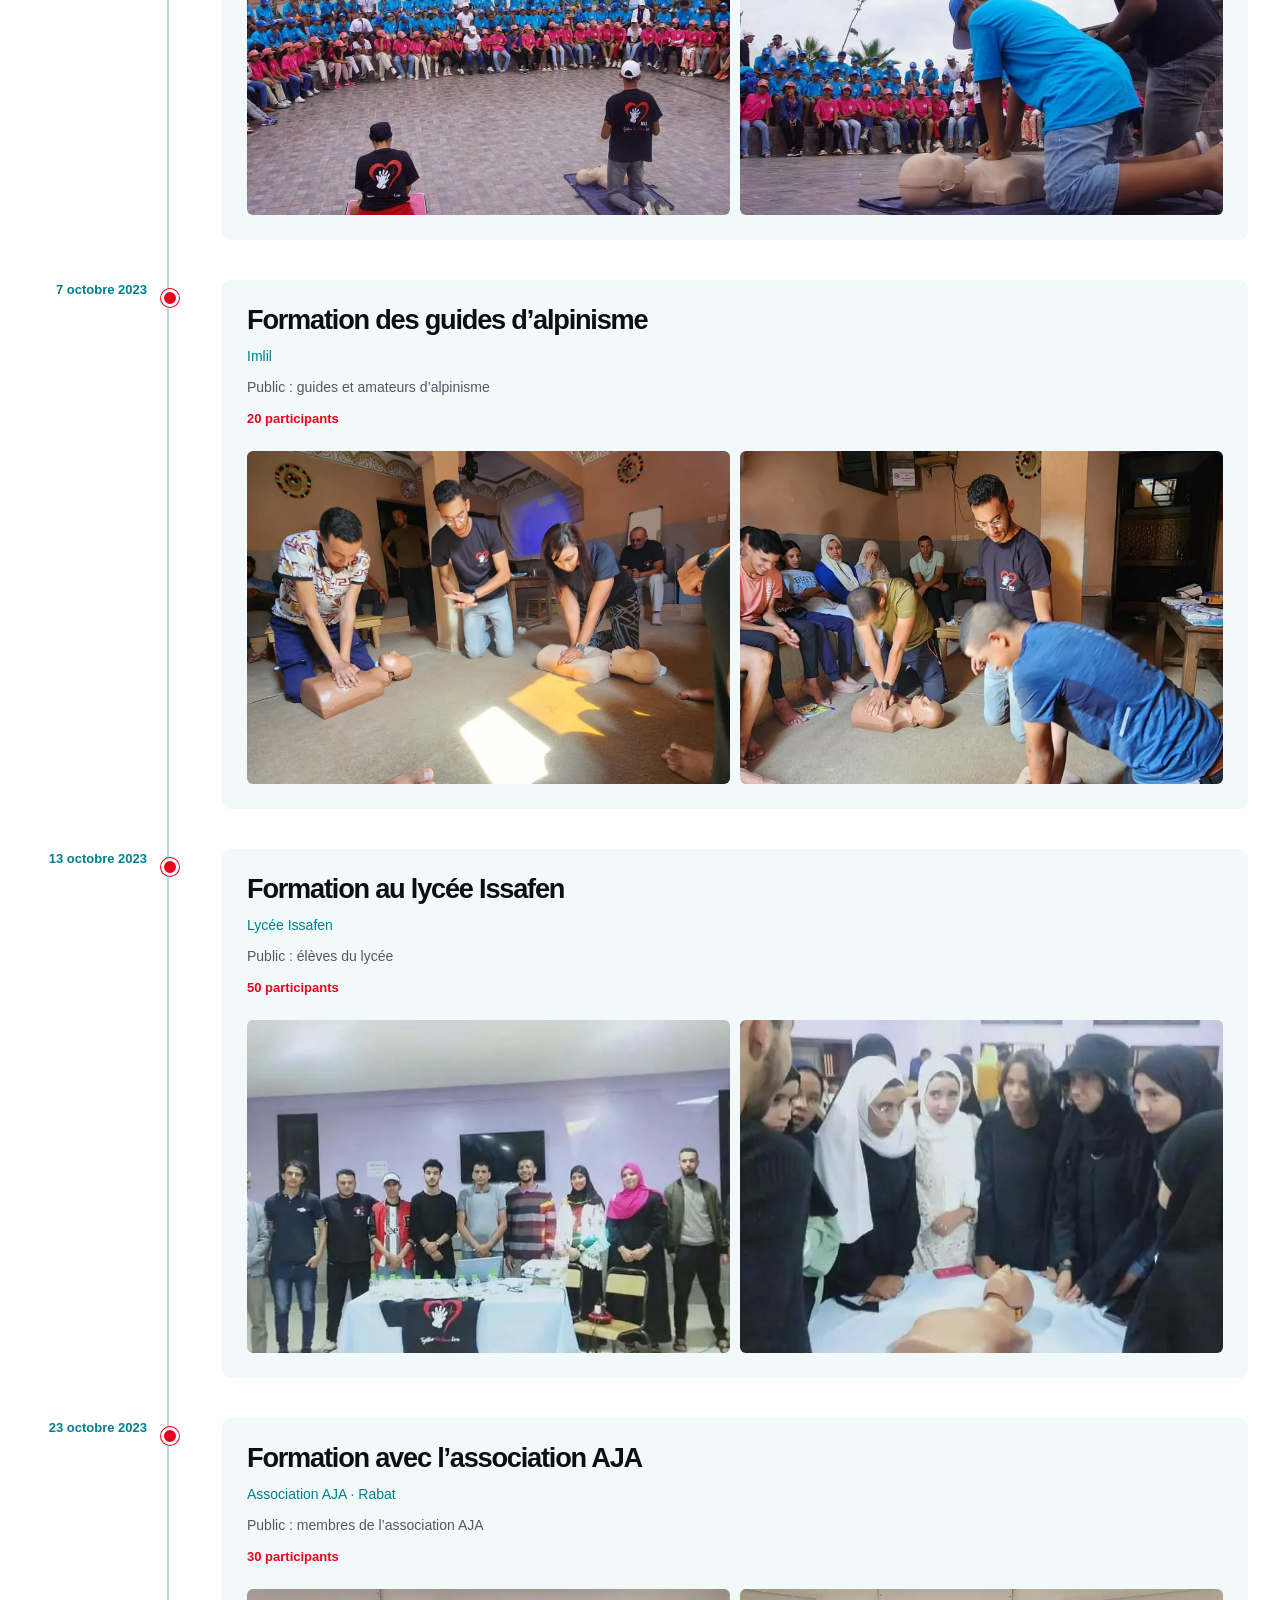
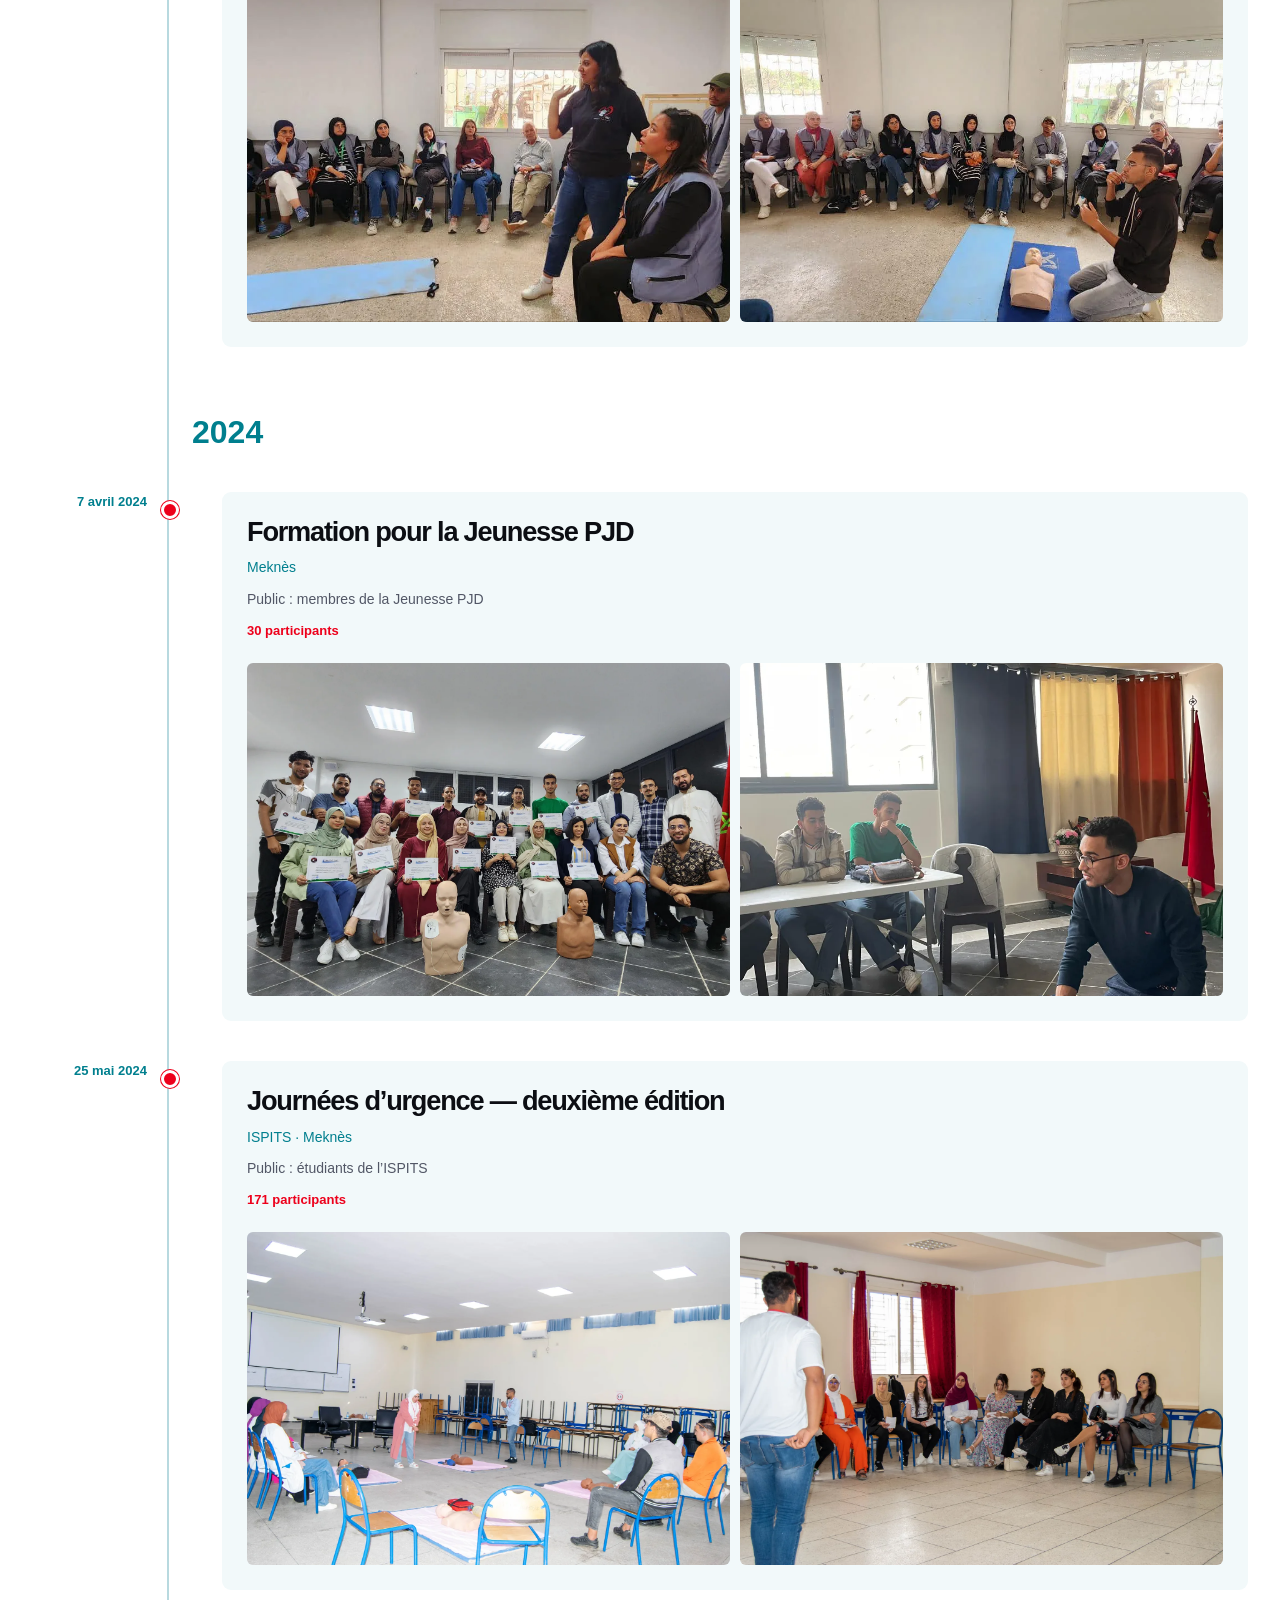
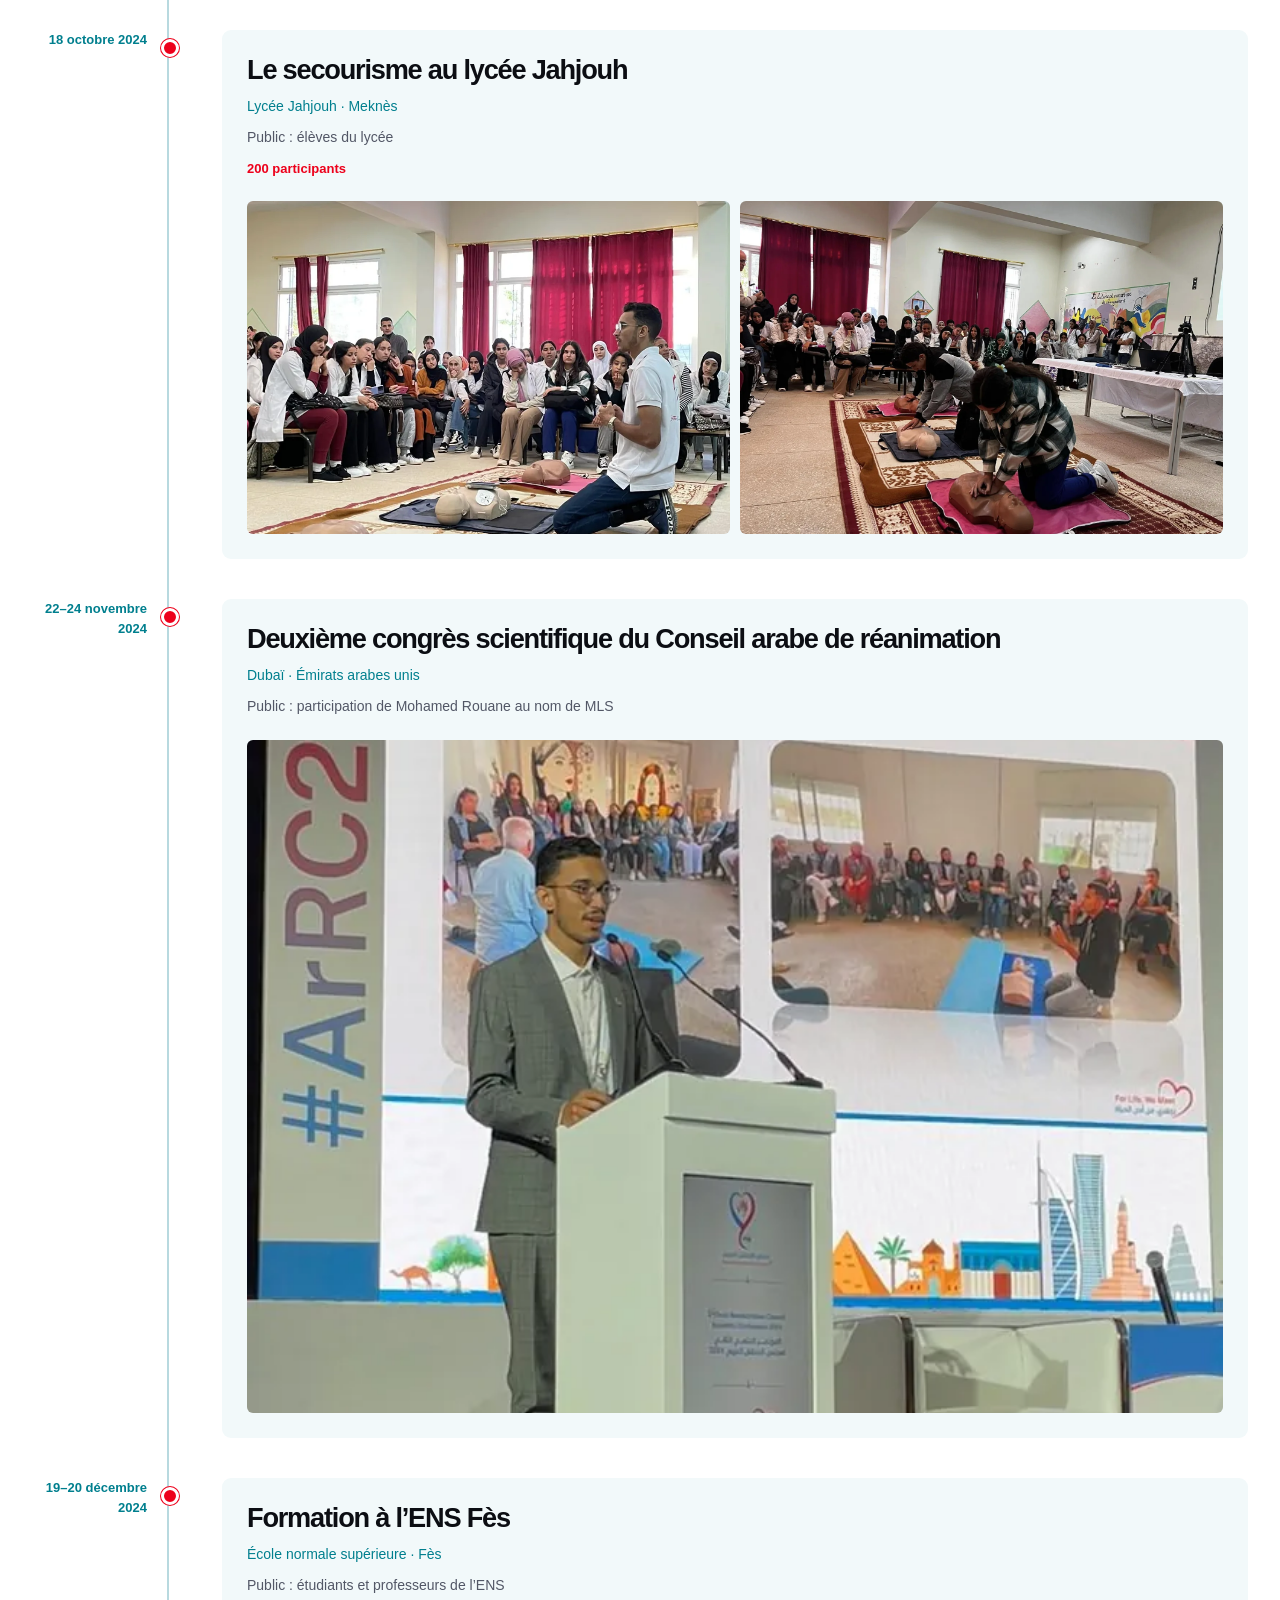
<file: activites.html>
<!doctype html><html lang="fr" dir="ltr"><head><meta charset="utf-8"><meta name="viewport" content="width=device-width,initial-scale=1"><meta name="theme-color" content="#007f8d"><meta name="description" content="Moroccan Life Support : association marocaine à but non lucratif, secourisme et simulation en santé."><title>Nos actions — Moroccan Life Support</title><link rel="icon" href="assets/images/logo.png"><link rel="stylesheet" href="styles.css"><script src="copy.js" defer></script><script src="activities-data.js" defer></script><script src="timeline.js" defer></script><script src="app.js" defer></script></head><body data-page="activities"><a class="skip-link" href="#main" data-i18n="skip">Aller au contenu</a><svg class="icon-library" xmlns="http://www.w3.org/2000/svg" aria-hidden="true"><defs>
    <symbol id="heart" viewBox="0 0 24 24"><path d="M20.8 4.6a5.5 5.5 0 0 0-7.8 0L12 5.7l-1.1-1.1a5.5 5.5 0 0 0-7.8 7.8L12 21l8.8-8.6a5.5 5.5 0 0 0 0-7.8Z"/><path d="m4 12 4 0 2-4 3 8 2-4h5"/></symbol>
    <symbol id="screen" viewBox="0 0 24 24"><path d="M3 12v9m18-9v9M3 18h18M3 15h18M7 8h6a4 4 0 0 1 4 4v3M17 10h3v5"/><circle cx="6" cy="10" r="2"/><path d="M13 3v4m-2-2h4"/></symbol>
    <symbol id="people" viewBox="0 0 24 24"><circle cx="12" cy="6" r="3"/><path d="M6 21v-3a6 6 0 0 1 12 0v3M4 10a3 3 0 0 1 0-6m16 6a3 3 0 0 0 0-6M2 20v-4a4 4 0 0 1 3-4m17 8v-4a4 4 0 0 0-3-4"/></symbol>
    <symbol id="arrow" viewBox="0 0 24 24"><path d="M4 12h16m-6-6 6 6-6 6"/></symbol>
    <symbol id="pin" viewBox="0 0 24 24"><path d="M20 10c0 6-8 12-8 12S4 16 4 10a8 8 0 1 1 16 0Z"/><circle cx="12" cy="10" r="3"/></symbol>
    <symbol id="download" viewBox="0 0 24 24"><path d="M12 3v12m-5-5 5 5 5-5M4 16v5h16v-5"/></symbol>
  </defs></svg><header class="site-header"><div class="header-inner"><a class="brand" href="index.html" aria-label="Moroccan Life Support — accueil" data-i18n-aria="homeLabel"><img src="assets/images/logo.png" alt="MLS" width="80" height="92"><span><strong>Moroccan<br>Life Support</strong></span></a><button class="menu-toggle" type="button" aria-expanded="false" aria-controls="main-navigation" data-i18n-aria="menuLabel" aria-label="Ouvrir le menu"><span></span><span></span><span></span></button><nav id="main-navigation" aria-label="Navigation principale" data-i18n-aria="navLabel"><a href="association.html" data-i18n="navAbout">L’association</a><a href="formations.html" data-i18n="navTraining">Formations</a><a href="activites.html" data-i18n="navActions">Nos actions</a><a href="ressources.html" data-i18n="navResources">Ressources</a><a href="contact.html" data-i18n="navContact">Contact</a></nav><div class="header-tools"><a class="button button-small" href="contact.html" data-i18n="join">Nous rejoindre</a><div class="languages" role="group" aria-label="Langue" data-i18n-aria="languageLabel"><button type="button" data-lang="fr" lang="fr" aria-label="Français" aria-pressed="true">FR</button><span>/</span><button type="button" data-lang="ar" lang="ar" aria-label="العربية" aria-pressed="false">AR</button><span>/</span><button type="button" data-lang="en" lang="en" aria-label="English" aria-pressed="false">EN</button></div></div></div></header><main id="main"><section class="page-intro section-wrap"><p class="eyebrow" data-i18n="actionsEyebrow">Sur le terrain</p><h1 data-i18n="timelineTitle">Une histoire d’engagement.</h1><p class="page-lead" data-i18n="timelineIntro">Depuis notre création en 2022, chaque rencontre fait grandir une culture des gestes qui sauvent. Retrouvez toutes les activités du rapport MLS 2022–2026, jusqu’aux deux workshops MCI.</p><nav class="year-navigation" aria-label="Années"><a href="#year-2022">2022</a><a href="#year-2023">2023</a><a href="#year-2024">2024</a><a href="#year-2025">2025</a><a href="#year-2026">2026</a></nav></section><section class="section-wrap full-timeline"><ol class="timeline" data-timeline="all"><li class="timeline-year" id="year-2022"><span>2022</span></li><li class="timeline-event" id="activity-0"><article><p class="timeline-date">28 février 2022</p><h3>Assemblée générale</h3><p class="timeline-venue">Maison des jeunes Mohamed V, Hamriya · Meknès</p><p class="timeline-audience">Public : membres fondateurs</p><p class="participant-count">9 participants</p><div class="activity-gallery"><a href="assets/images/activity-0-0.webp" target="_blank" rel="noopener"><img src="assets/images/activity-0-0.webp" alt="Assemblée générale — 1" width="1400" height="900" loading="lazy"></a><a href="assets/images/activity-0-1.webp" target="_blank" rel="noopener"><img src="assets/images/activity-0-1.webp" alt="Assemblée générale — 2" width="1400" height="900" loading="lazy"></a></div></article></li><li class="timeline-event" id="activity-1"><article><p class="timeline-date">18 avril 2022</p><h3>Formation avec l’OCED</h3><p class="timeline-venue">Maison des jeunes Mohamed V, Hamriya · Meknès</p><p class="timeline-audience">Public : jeunes et enfants adhérents de l’OCED</p><p class="participant-count">50 participants</p><div class="activity-gallery"><a href="assets/images/activity-1-0.webp" target="_blank" rel="noopener"><img src="assets/images/activity-1-0.webp" alt="Formation avec l’OCED — 1" width="1400" height="900" loading="lazy"></a><a href="assets/images/activity-1-1.webp" target="_blank" rel="noopener"><img src="assets/images/activity-1-1.webp" alt="Formation avec l’OCED — 2" width="1400" height="900" loading="lazy"></a></div></article></li><li class="timeline-event" id="activity-2"><article><p class="timeline-date">21 mai 2022</p><h3>Secourisme au lycée Moulay Youssef</h3><p class="timeline-venue">Lycée Moulay Youssef · Meknès</p><p class="timeline-audience">Public : élèves du lycée</p><p class="participant-count">100 participants</p><div class="activity-gallery"><a href="assets/images/activity-2-0.webp" target="_blank" rel="noopener"><img src="assets/images/activity-2-0.webp" alt="Secourisme au lycée Moulay Youssef — 1" width="1400" height="900" loading="lazy"></a><a href="assets/images/activity-2-1.webp" target="_blank" rel="noopener"><img src="assets/images/activity-2-1.webp" alt="Secourisme au lycée Moulay Youssef — 2" width="1400" height="900" loading="lazy"></a></div></article></li><li class="timeline-event" id="activity-3"><article><p class="timeline-date">24 mai 2022</p><h3>Formation au lycée Ibn Al Khatib</h3><p class="timeline-venue">Lycée Ibn Al Khatib · El Hajeb</p><p class="timeline-audience">Public : élèves du lycée</p><p class="participant-count">100 participants</p><div class="activity-gallery"><a href="assets/images/activity-3-0.webp" target="_blank" rel="noopener"><img src="assets/images/activity-3-0.webp" alt="Formation au lycée Ibn Al Khatib — 1" width="1400" height="900" loading="lazy"></a><a href="assets/images/activity-3-1.webp" target="_blank" rel="noopener"><img src="assets/images/activity-3-1.webp" alt="Formation au lycée Ibn Al Khatib — 2" width="1400" height="900" loading="lazy"></a></div></article></li><li class="timeline-event" id="activity-4"><article><p class="timeline-date">17 juin 2022</p><h3>Formation Air DIAT</h3><p class="timeline-venue">Air DIAT · Meknès</p><p class="timeline-audience">Public : étudiants en formation d’hôtesses de l’air</p><p class="participant-count">15 participants</p><div class="activity-gallery"><a href="assets/images/activity-4-0.webp" target="_blank" rel="noopener"><img src="assets/images/activity-4-0.webp" alt="Formation Air DIAT — 1" width="1400" height="900" loading="lazy"></a><a href="assets/images/activity-4-1.webp" target="_blank" rel="noopener"><img src="assets/images/activity-4-1.webp" alt="Formation Air DIAT — 2" width="1400" height="900" loading="lazy"></a></div></article></li><li class="timeline-event" id="activity-5"><article><p class="timeline-date">16–18 septembre 2022</p><h3>Première rencontre des membres MLS</h3><p class="timeline-venue">Complexe socio-éducatif La Belle Vue · Meknès</p><p class="timeline-audience">Public : membres de MLS</p><p class="participant-count">10 participants</p><div class="activity-gallery"><a href="assets/images/activity-5-0.webp" target="_blank" rel="noopener"><img src="assets/images/activity-5-0.webp" alt="Première rencontre des membres MLS — 1" width="1400" height="900" loading="lazy"></a><a href="assets/images/activity-5-1.webp" target="_blank" rel="noopener"><img src="assets/images/activity-5-1.webp" alt="Première rencontre des membres MLS — 2" width="1400" height="900" loading="lazy"></a></div></article></li><li class="timeline-event" id="activity-7"><article><p class="timeline-date">10 octobre 2022</p><h3>Secourisme avec le Scoutisme Hassania</h3><p class="timeline-venue">Forêt Chabab · Meknès</p><p class="timeline-audience">Public : membres du Scoutisme Hassania Marocain</p><p class="participant-count">20 participants</p><div class="activity-gallery"><a href="assets/images/scouting.webp" target="_blank" rel="noopener"><img src="assets/images/scouting.webp" alt="Secourisme avec le Scoutisme Hassania — 1" width="1400" height="900" loading="lazy"></a><a href="assets/images/activity-7-0.webp" target="_blank" rel="noopener"><img src="assets/images/activity-7-0.webp" alt="Secourisme avec le Scoutisme Hassania — 2" width="1400" height="900" loading="lazy"></a><a href="assets/images/activity-7-1.webp" target="_blank" rel="noopener"><img src="assets/images/activity-7-1.webp" alt="Secourisme avec le Scoutisme Hassania — 3" width="1400" height="900" loading="lazy"></a></div></article></li><li class="timeline-event" id="activity-6"><article><p class="timeline-date">14 octobre 2022</p><h3>Formation au lycée Youssef Ibn Tachfine</h3><p class="timeline-venue">Lycée Youssef Ibn Tachfine · Bouderbala</p><p class="timeline-audience">Public : élèves du lycée</p><p class="participant-count">100 participants</p><div class="activity-gallery"><a href="assets/images/activity-6-0.webp" target="_blank" rel="noopener"><img src="assets/images/activity-6-0.webp" alt="Formation au lycée Youssef Ibn Tachfine — 1" width="1400" height="900" loading="lazy"></a><a href="assets/images/activity-6-1.webp" target="_blank" rel="noopener"><img src="assets/images/activity-6-1.webp" alt="Formation au lycée Youssef Ibn Tachfine — 2" width="1400" height="900" loading="lazy"></a></div></article></li><li class="timeline-event" id="activity-8"><article><p class="timeline-date">20 octobre 2022</p><h3>Atelier pratique au CHP Mohamed V</h3><p class="timeline-venue">Centre hospitalier préfectoral Mohamed V · Meknès</p><p class="timeline-audience">Public : professionnels de santé</p><p class="participant-count">30 participants</p><div class="activity-gallery"><a href="assets/images/activity-8-0.webp" target="_blank" rel="noopener"><img src="assets/images/activity-8-0.webp" alt="Atelier pratique au CHP Mohamed V — 1" width="1400" height="900" loading="lazy"></a><a href="assets/images/activity-8-1.webp" target="_blank" rel="noopener"><img src="assets/images/activity-8-1.webp" alt="Atelier pratique au CHP Mohamed V — 2" width="1400" height="900" loading="lazy"></a></div></article></li><li class="timeline-event" id="activity-9"><article><p class="timeline-date">22 novembre 2022</p><h3>Renforcement des compétences à Sidi Saïd</h3><p class="timeline-venue">Hôpital Sidi Saïd · Meknès</p><p class="timeline-audience">Public : professionnels de santé</p><p class="participant-count">20 participants</p><div class="activity-gallery"><a href="assets/images/activity-9-0.webp" target="_blank" rel="noopener"><img src="assets/images/activity-9-0.webp" alt="Renforcement des compétences à Sidi Saïd — 1" width="1400" height="900" loading="lazy"></a><a href="assets/images/activity-9-1.webp" target="_blank" rel="noopener"><img src="assets/images/activity-9-1.webp" alt="Renforcement des compétences à Sidi Saïd — 2" width="1400" height="900" loading="lazy"></a></div></article></li><li class="timeline-year" id="year-2023"><span>2023</span></li><li class="timeline-event" id="activity-10"><article><p class="timeline-date">14–15 janvier · année non précisée</p><h3>Caravane médicale à Taghazout</h3><p class="timeline-venue">Douar Taghazout</p><p class="timeline-audience">Public : habitants du douar, en collaboration avec Family Qloub Elkhir</p><p class="participant-count">150 participants</p><p class="date-note">Le rapport mentionne les 14–15 janvier sans préciser l’année ; cette activité est présentée à sa place dans le rapport.</p><div class="activity-gallery"><a href="assets/images/activity-10-0.webp" target="_blank" rel="noopener"><img src="assets/images/activity-10-0.webp" alt="Caravane médicale à Taghazout — 1" width="1400" height="900" loading="lazy"></a><a href="assets/images/activity-10-1.webp" target="_blank" rel="noopener"><img src="assets/images/activity-10-1.webp" alt="Caravane médicale à Taghazout — 2" width="1400" height="900" loading="lazy"></a></div></article></li><li class="timeline-event" id="activity-11"><article><p class="timeline-date">3 mars 2023</p><h3>Congrès international de soins infirmiers et de maïeutique</h3><p class="timeline-venue">Arabie saoudite / Saudi Arabia / السعودية</p><p class="timeline-audience">Public : représentation de MLS par Mohamed Rouane</p><div class="activity-gallery"><a href="assets/images/activity-11-0.webp" target="_blank" rel="noopener"><img src="assets/images/activity-11-0.webp" alt="Congrès international de soins infirmiers et de maïeutique — 1" width="1400" height="900" loading="lazy"></a><a href="assets/images/activity-11-1.webp" target="_blank" rel="noopener"><img src="assets/images/activity-11-1.webp" alt="Congrès international de soins infirmiers et de maïeutique — 2" width="1400" height="900" loading="lazy"></a></div></article></li><li class="timeline-event" id="activity-12"><article><p class="timeline-date">11 mars 2023</p><h3>Secourisme et besoins spécifiques</h3><p class="timeline-venue">Association Ismailia · Meknès</p><p class="timeline-audience">Public : personnes ayant des besoins spécifiques</p><p class="participant-count">30 participants</p><div class="activity-gallery"><a href="assets/images/activity-12-0.webp" target="_blank" rel="noopener"><img src="assets/images/activity-12-0.webp" alt="Secourisme et besoins spécifiques — 1" width="1400" height="900" loading="lazy"></a><a href="assets/images/activity-12-1.webp" target="_blank" rel="noopener"><img src="assets/images/activity-12-1.webp" alt="Secourisme et besoins spécifiques — 2" width="1400" height="900" loading="lazy"></a></div></article></li><li class="timeline-event" id="activity-13"><article><p class="timeline-date">26–27 mai 2023</p><h3>Journées d’urgence — première édition</h3><p class="timeline-venue">ISPITS · Meknès</p><p class="timeline-audience">Public : étudiants de l’ISPITS</p><p class="participant-count">146 participants</p><div class="activity-gallery"><a href="assets/images/team.webp" target="_blank" rel="noopener"><img src="assets/images/team.webp" alt="Journées d’urgence — première édition — 1" width="1400" height="900" loading="lazy"></a><a href="assets/images/activity-13-1.webp" target="_blank" rel="noopener"><img src="assets/images/activity-13-1.webp" alt="Journées d’urgence — première édition — 2" width="1400" height="900" loading="lazy"></a></div></article></li><li class="timeline-event" id="activity-14"><article><p class="timeline-date">9 juin 2023</p><h3>Gestes et soins d’urgence — niveau 1</h3><p class="timeline-venue">Centre socio-éducatif Sidi Bouzekri · Meknès</p><p class="timeline-audience">Public : personnels du centre socio-éducatif des enfants autistes</p><p class="participant-count">20 participants</p><div class="activity-gallery"><a href="assets/images/activity-14-0.webp" target="_blank" rel="noopener"><img src="assets/images/activity-14-0.webp" alt="Gestes et soins d’urgence — niveau 1 — 1" width="1400" height="900" loading="lazy"></a><a href="assets/images/activity-14-1.webp" target="_blank" rel="noopener"><img src="assets/images/activity-14-1.webp" alt="Gestes et soins d’urgence — niveau 1 — 2" width="1400" height="900" loading="lazy"></a></div></article></li><li class="timeline-event" id="activity-15"><article><p class="timeline-date">16–17 juillet 2023</p><h3>Secourisme en colonie avec l’OCED</h3><p class="timeline-venue">Rass Lma · Ifrane</p><p class="timeline-audience">Public : enfants des colonies de vacances, avec l’OCED</p><p class="participant-count">200 participants</p><div class="activity-gallery"><a href="assets/images/activity-15-0.webp" target="_blank" rel="noopener"><img src="assets/images/activity-15-0.webp" alt="Secourisme en colonie avec l’OCED — 1" width="1400" height="900" loading="lazy"></a><a href="assets/images/activity-15-1.webp" target="_blank" rel="noopener"><img src="assets/images/activity-15-1.webp" alt="Secourisme en colonie avec l’OCED — 2" width="1400" height="900" loading="lazy"></a></div></article></li><li class="timeline-event" id="activity-16"><article><p class="timeline-date">8 septembre 2023</p><h3>Formation au douar Tarkra</h3><p class="timeline-venue">Douar Tarkra · Taroudant</p><p class="timeline-audience">Public : habitants du douar</p><p class="participant-count">20 participants</p><div class="activity-gallery"><a href="assets/images/activity-16-0.webp" target="_blank" rel="noopener"><img src="assets/images/activity-16-0.webp" alt="Formation au douar Tarkra — 1" width="1400" height="900" loading="lazy"></a><a href="assets/images/activity-16-1.webp" target="_blank" rel="noopener"><img src="assets/images/activity-16-1.webp" alt="Formation au douar Tarkra — 2" width="1400" height="900" loading="lazy"></a></div></article></li><li class="timeline-event" id="activity-17"><article><p class="timeline-date">3 octobre 2023</p><h3>Sensibilisation à Bouznika</h3><p class="timeline-venue">Centre d’estivage · Bouznika</p><p class="timeline-audience">Public : enfants des colonies de vacances et adhérents de l’OCED</p><p class="participant-count">300 participants</p><div class="activity-gallery"><a href="assets/images/community.webp" target="_blank" rel="noopener"><img src="assets/images/community.webp" alt="Sensibilisation à Bouznika — 1" width="1400" height="900" loading="lazy"></a><a href="assets/images/activity-17-1.webp" target="_blank" rel="noopener"><img src="assets/images/activity-17-1.webp" alt="Sensibilisation à Bouznika — 2" width="1400" height="900" loading="lazy"></a></div></article></li><li class="timeline-event" id="activity-18"><article><p class="timeline-date">7 octobre 2023</p><h3>Formation des guides d’alpinisme</h3><p class="timeline-venue">Imlil</p><p class="timeline-audience">Public : guides et amateurs d’alpinisme</p><p class="participant-count">20 participants</p><div class="activity-gallery"><a href="assets/images/activity-18-0.webp" target="_blank" rel="noopener"><img src="assets/images/activity-18-0.webp" alt="Formation des guides d’alpinisme — 1" width="1400" height="900" loading="lazy"></a><a href="assets/images/activity-18-1.webp" target="_blank" rel="noopener"><img src="assets/images/activity-18-1.webp" alt="Formation des guides d’alpinisme — 2" width="1400" height="900" loading="lazy"></a></div></article></li><li class="timeline-event" id="activity-19"><article><p class="timeline-date">13 octobre 2023</p><h3>Formation au lycée Issafen</h3><p class="timeline-venue">Lycée Issafen</p><p class="timeline-audience">Public : élèves du lycée</p><p class="participant-count">50 participants</p><div class="activity-gallery"><a href="assets/images/activity-19-0.webp" target="_blank" rel="noopener"><img src="assets/images/activity-19-0.webp" alt="Formation au lycée Issafen — 1" width="1400" height="900" loading="lazy"></a><a href="assets/images/activity-19-1.webp" target="_blank" rel="noopener"><img src="assets/images/activity-19-1.webp" alt="Formation au lycée Issafen — 2" width="1400" height="900" loading="lazy"></a></div></article></li><li class="timeline-event" id="activity-20"><article><p class="timeline-date">23 octobre 2023</p><h3>Formation avec l’association AJA</h3><p class="timeline-venue">Association AJA · Rabat</p><p class="timeline-audience">Public : membres de l’association AJA</p><p class="participant-count">30 participants</p><div class="activity-gallery"><a href="assets/images/activity-20-0.webp" target="_blank" rel="noopener"><img src="assets/images/activity-20-0.webp" alt="Formation avec l’association AJA — 1" width="1400" height="900" loading="lazy"></a><a href="assets/images/activity-20-1.webp" target="_blank" rel="noopener"><img src="assets/images/activity-20-1.webp" alt="Formation avec l’association AJA — 2" width="1400" height="900" loading="lazy"></a></div></article></li><li class="timeline-year" id="year-2024"><span>2024</span></li><li class="timeline-event" id="activity-21"><article><p class="timeline-date">7 avril 2024</p><h3>Formation pour la Jeunesse PJD</h3><p class="timeline-venue">Meknès</p><p class="timeline-audience">Public : membres de la Jeunesse PJD</p><p class="participant-count">30 participants</p><div class="activity-gallery"><a href="assets/images/activity-21-0.webp" target="_blank" rel="noopener"><img src="assets/images/activity-21-0.webp" alt="Formation pour la Jeunesse PJD — 1" width="1400" height="900" loading="lazy"></a><a href="assets/images/activity-21-1.webp" target="_blank" rel="noopener"><img src="assets/images/activity-21-1.webp" alt="Formation pour la Jeunesse PJD — 2" width="1400" height="900" loading="lazy"></a></div></article></li><li class="timeline-event" id="activity-22"><article><p class="timeline-date">25 mai 2024</p><h3>Journées d’urgence — deuxième édition</h3><p class="timeline-venue">ISPITS · Meknès</p><p class="timeline-audience">Public : étudiants de l’ISPITS</p><p class="participant-count">171 participants</p><div class="activity-gallery"><a href="assets/images/activity-22-0.webp" target="_blank" rel="noopener"><img src="assets/images/activity-22-0.webp" alt="Journées d’urgence — deuxième édition — 1" width="1400" height="900" loading="lazy"></a><a href="assets/images/activity-22-1.webp" target="_blank" rel="noopener"><img src="assets/images/activity-22-1.webp" alt="Journées d’urgence — deuxième édition — 2" width="1400" height="900" loading="lazy"></a></div></article></li><li class="timeline-event" id="activity-23"><article><p class="timeline-date">18 octobre 2024</p><h3>Le secourisme au lycée Jahjouh</h3><p class="timeline-venue">Lycée Jahjouh · Meknès</p><p class="timeline-audience">Public : élèves du lycée</p><p class="participant-count">200 participants</p><div class="activity-gallery"><a href="assets/images/activity-23-0.webp" target="_blank" rel="noopener"><img src="assets/images/activity-23-0.webp" alt="Le secourisme au lycée Jahjouh — 1" width="1400" height="900" loading="lazy"></a><a href="assets/images/activity-23-1.webp" target="_blank" rel="noopener"><img src="assets/images/activity-23-1.webp" alt="Le secourisme au lycée Jahjouh — 2" width="1400" height="900" loading="lazy"></a></div></article></li><li class="timeline-event" id="activity-24"><article><p class="timeline-date">22–24 novembre 2024</p><h3>Deuxième congrès scientifique du Conseil arabe de réanimation</h3><p class="timeline-venue">Dubai · UAE</p><p class="timeline-audience">Public : participation de Mohamed Rouane au nom de MLS</p><div class="activity-gallery"><a href="assets/images/activity-24-0.webp" target="_blank" rel="noopener"><img src="assets/images/activity-24-0.webp" alt="Deuxième congrès scientifique du Conseil arabe de réanimation — 1" width="1400" height="900" loading="lazy"></a></div></article></li><li class="timeline-event" id="activity-26"><article><p class="timeline-date">19–20 décembre 2024</p><h3>Formation à l’ENS Fès</h3><p class="timeline-venue">École normale supérieure · Fès</p><p class="timeline-audience">Public : étudiants et professeurs de l’ENS</p><p class="participant-count">70 participants</p><div class="activity-gallery"><a href="assets/images/activity-26-0.webp" target="_blank" rel="noopener"><img src="assets/images/activity-26-0.webp" alt="Formation à l’ENS Fès — 1" width="1400" height="900" loading="lazy"></a><a href="assets/images/activity-26-1.webp" target="_blank" rel="noopener"><img src="assets/images/activity-26-1.webp" alt="Formation à l’ENS Fès — 2" width="1400" height="900" loading="lazy"></a></div></article></li><li class="timeline-event" id="activity-25"><article><p class="timeline-date">24 décembre 2024</p><h3>Retour au lycée Issafen</h3><p class="timeline-venue">Lycée Issafen · Région de Tata</p><p class="timeline-audience">Public : élèves du lycée</p><p class="participant-count">50 participants</p><div class="activity-gallery"><a href="assets/images/activity-25-0.webp" target="_blank" rel="noopener"><img src="assets/images/activity-25-0.webp" alt="Retour au lycée Issafen — 1" width="1400" height="900" loading="lazy"></a><a href="assets/images/activity-25-1.webp" target="_blank" rel="noopener"><img src="assets/images/activity-25-1.webp" alt="Retour au lycée Issafen — 2" width="1400" height="900" loading="lazy"></a></div></article></li><li class="timeline-year" id="year-2025"><span>2025</span></li><li class="timeline-event" id="activity-27"><article><p class="timeline-date">septembre 2025</p><h3>Formation des futurs techniciens de laboratoire</h3><p class="timeline-venue">ISPITS · Meknès</p><p class="timeline-audience">Public : étudiants techniciens de laboratoire</p><p class="participant-count">25 participants</p><div class="activity-gallery"><a href="assets/images/activity-27-0.webp" target="_blank" rel="noopener"><img src="assets/images/activity-27-0.webp" alt="Formation des futurs techniciens de laboratoire — 1" width="1400" height="900" loading="lazy"></a><a href="assets/images/activity-27-2.webp" target="_blank" rel="noopener"><img src="assets/images/activity-27-2.webp" alt="Formation des futurs techniciens de laboratoire — 2" width="1400" height="900" loading="lazy"></a><a href="assets/images/activity-27-3.webp" target="_blank" rel="noopener"><img src="assets/images/activity-27-3.webp" alt="Formation des futurs techniciens de laboratoire — 3" width="1400" height="900" loading="lazy"></a></div></article></li><li class="timeline-event" id="activity-28"><article><p class="timeline-date">octobre 2025</p><h3>Secourisme à l’école Nour Platon</h3><p class="timeline-venue">École Nour Platon · Meknès</p><p class="timeline-audience">Public : élèves du collège et du lycée</p><p class="participant-count">30 participants</p><div class="activity-gallery"><a href="assets/images/activity-28-0.webp" target="_blank" rel="noopener"><img src="assets/images/activity-28-0.webp" alt="Secourisme à l’école Nour Platon — 1" width="1400" height="900" loading="lazy"></a><a href="assets/images/activity-28-2.webp" target="_blank" rel="noopener"><img src="assets/images/activity-28-2.webp" alt="Secourisme à l’école Nour Platon — 2" width="1400" height="900" loading="lazy"></a><a href="assets/images/activity-28-3.webp" target="_blank" rel="noopener"><img src="assets/images/activity-28-3.webp" alt="Secourisme à l’école Nour Platon — 3" width="1400" height="900" loading="lazy"></a></div></article></li><li class="timeline-year" id="year-2026"><span>2026</span></li><li class="timeline-event" id="activity-29"><article><p class="timeline-date">mars 2026</p><h3>Formation des enseignants au CRMEF</h3><p class="timeline-venue">CRMEF · Meknès</p><p class="timeline-audience">Public : enseignants et formateurs</p><p class="participant-count">30 participants</p><div class="activity-gallery"><a href="assets/images/activity-29-0.webp" target="_blank" rel="noopener"><img src="assets/images/activity-29-0.webp" alt="Formation des enseignants au CRMEF — 1" width="1400" height="900" loading="lazy"></a><a href="assets/images/activity-29-2.webp" target="_blank" rel="noopener"><img src="assets/images/activity-29-2.webp" alt="Formation des enseignants au CRMEF — 2" width="1400" height="900" loading="lazy"></a><a href="assets/images/activity-29-3.webp" target="_blank" rel="noopener"><img src="assets/images/activity-29-3.webp" alt="Formation des enseignants au CRMEF — 3" width="1400" height="900" loading="lazy"></a></div></article></li><li class="timeline-event" id="activity-30"><article><p class="timeline-date">mai 2026</p><h3>Workshop MCI / IVM — Meknès</h3><p class="timeline-venue">ISPITS · Meknès</p><p class="timeline-audience">Public : étudiants en soins d’urgence et en anesthésie</p><p class="participant-count">60 participants</p><p>Atelier de préparation à la prise en charge des incidents à victimes multiples (MCI / IVM), avec mise en situation et simulation.</p><div class="activity-gallery"><a href="assets/images/mci-meknes.webp" target="_blank" rel="noopener"><img src="assets/images/mci-meknes.webp" alt="Workshop MCI / IVM — Meknès — 1" width="1400" height="900" loading="lazy"></a><a href="assets/images/activity-30-0.webp" target="_blank" rel="noopener"><img src="assets/images/activity-30-0.webp" alt="Workshop MCI / IVM — Meknès — 2" width="1400" height="900" loading="lazy"></a><a href="assets/images/activity-30-1.webp" target="_blank" rel="noopener"><img src="assets/images/activity-30-1.webp" alt="Workshop MCI / IVM — Meknès — 3" width="1400" height="900" loading="lazy"></a></div></article></li><li class="timeline-event" id="activity-31"><article><p class="timeline-date">mai 2026</p><h3>Workshop MCI / IVM — Tanger</h3><p class="timeline-venue">ISST · Tanger</p><p class="timeline-audience">Public : étudiants infirmiers</p><p class="participant-count">50 participants</p><p>Atelier de préparation à la prise en charge des incidents à victimes multiples (MCI / IVM), avec mise en situation et simulation.</p><div class="activity-gallery"><a href="assets/images/mci-tangier.webp" target="_blank" rel="noopener"><img src="assets/images/mci-tangier.webp" alt="Workshop MCI / IVM — Tanger — 1" width="1400" height="900" loading="lazy"></a><a href="assets/images/activity-31-0.webp" target="_blank" rel="noopener"><img src="assets/images/activity-31-0.webp" alt="Workshop MCI / IVM — Tanger — 2" width="1400" height="900" loading="lazy"></a><a href="assets/images/activity-31-1.webp" target="_blank" rel="noopener"><img src="assets/images/activity-31-1.webp" alt="Workshop MCI / IVM — Tanger — 3" width="1400" height="900" loading="lazy"></a></div></article></li></ol></section></main><footer class="section-wrap"><div class="blue-bar"><div class="blue-bar-top"><a class="brand" href="index.html" aria-label="Moroccan Life Support — accueil" data-i18n-aria="homeLabel"><img src="assets/images/logo.png" alt="MLS" width="80" height="92"><span><strong>Moroccan<br>Life Support</strong></span></a><img class="footer-slogan" src="assets/images/slogan.png" alt="Together We Save Lives" width="2320" height="352" loading="lazy"><a class="button button-white" href="contact.html"><span data-i18n="join">Nous rejoindre</span><svg class="icon" aria-hidden="true"><use href="#arrow"/></svg></a></div></div><div class="footer-bottom"><p>© <span id="year">2026</span> Moroccan Life Support</p><div><a href="contact.html" data-i18n="navContact">Contact</a><a href="https://www.linkedin.com/company/moroccan-life-support-association/" target="_blank" rel="noopener">LinkedIn ↗</a></div></div></footer></body></html>
</file>
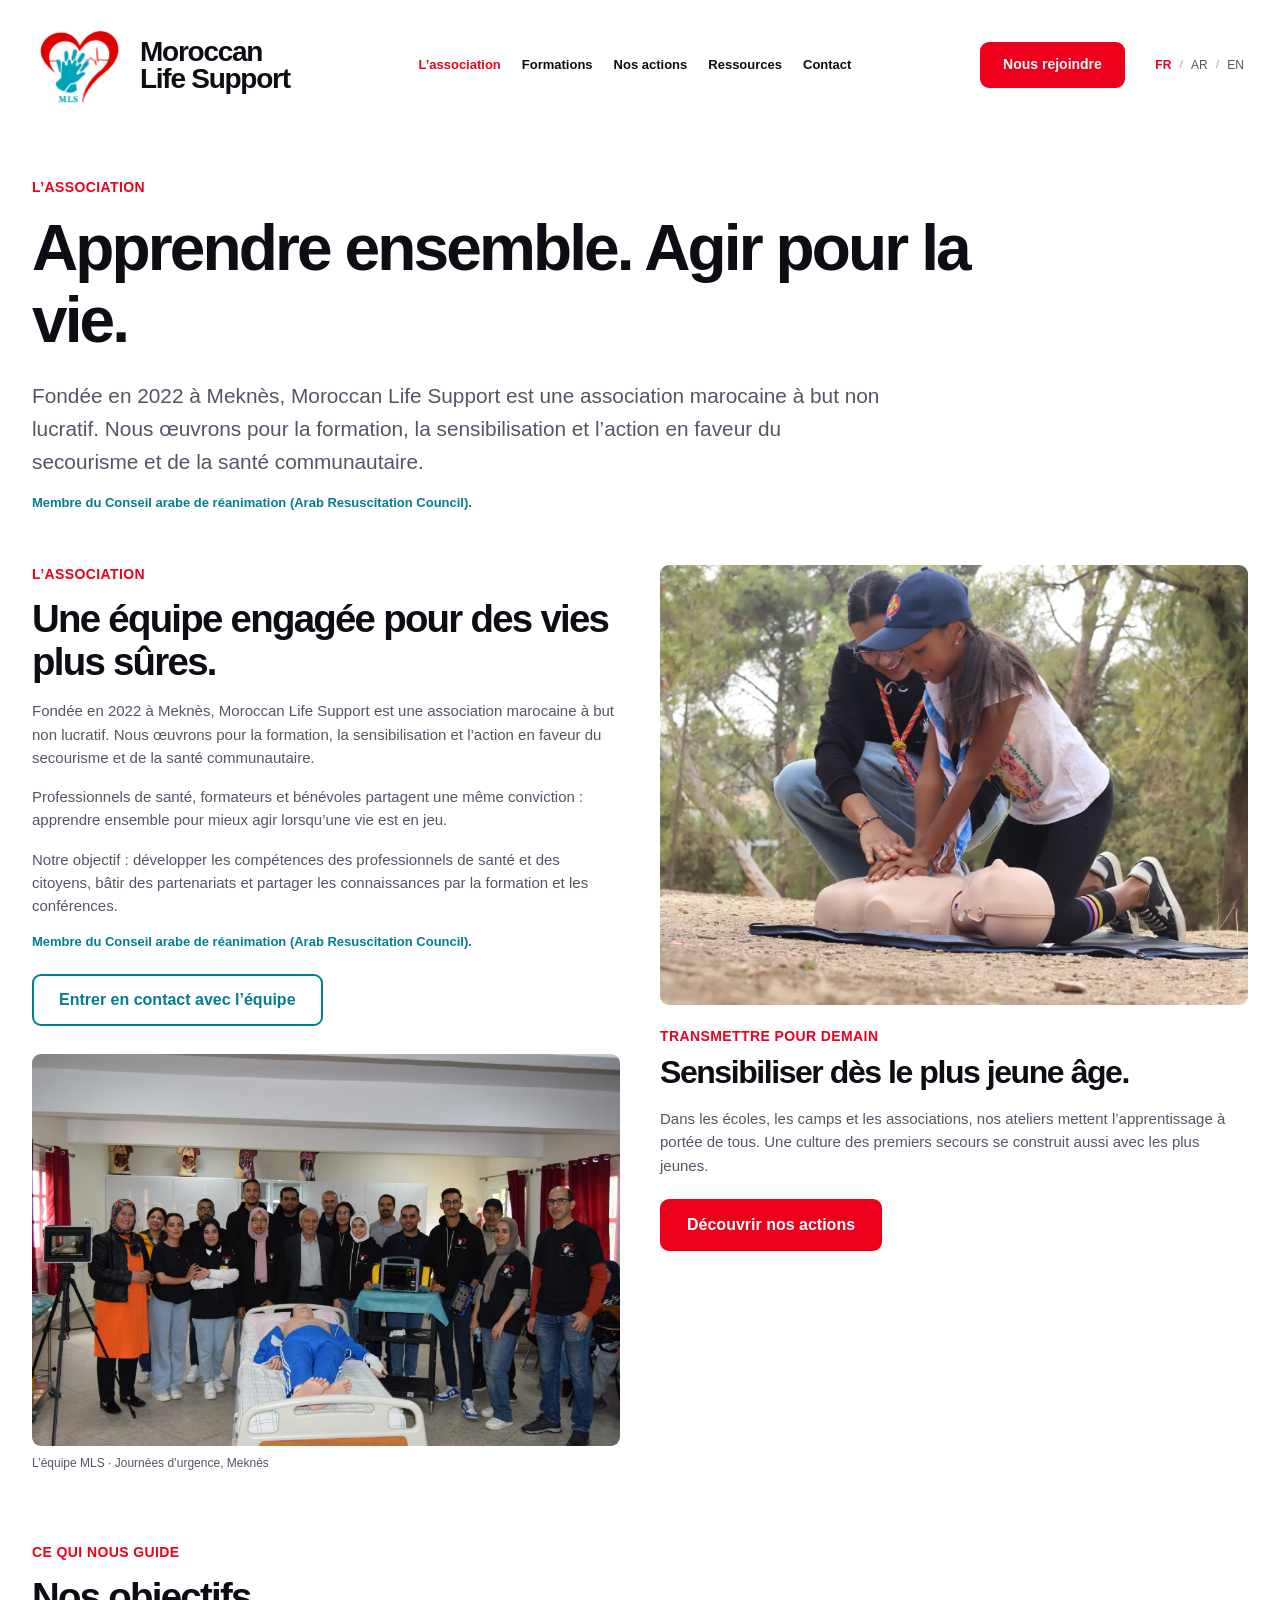
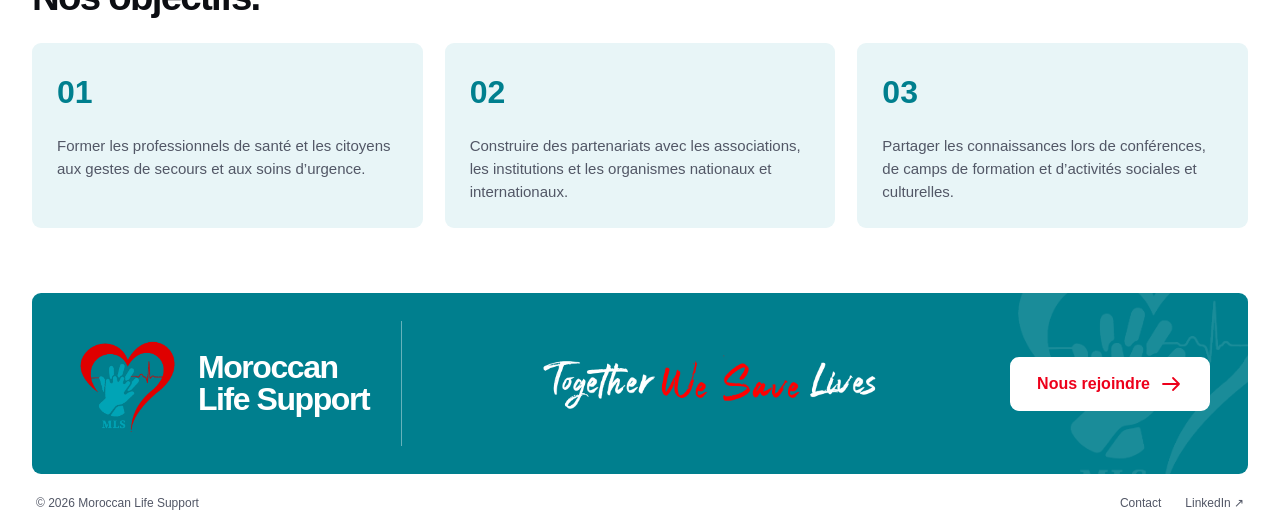
<file: association.html>
<!doctype html><html lang="fr" dir="ltr"><head><meta charset="utf-8"><meta name="viewport" content="width=device-width,initial-scale=1"><meta name="theme-color" content="#007f8d"><meta name="description" content="Moroccan Life Support : association marocaine à but non lucratif, secourisme et simulation en santé."><title>L’association — Moroccan Life Support</title><link rel="icon" href="assets/images/logo.png"><link rel="stylesheet" href="styles.css"><script src="copy.js" defer></script><script src="activities-data.js" defer></script><script src="timeline.js" defer></script><script src="app.js" defer></script></head><body data-page="association"><a class="skip-link" href="#main" data-i18n="skip">Aller au contenu</a><svg class="icon-library" xmlns="http://www.w3.org/2000/svg" aria-hidden="true"><defs>
    <symbol id="heart" viewBox="0 0 24 24"><path d="M20.8 4.6a5.5 5.5 0 0 0-7.8 0L12 5.7l-1.1-1.1a5.5 5.5 0 0 0-7.8 7.8L12 21l8.8-8.6a5.5 5.5 0 0 0 0-7.8Z"/><path d="m4 12 4 0 2-4 3 8 2-4h5"/></symbol>
    <symbol id="screen" viewBox="0 0 24 24"><path d="M3 12v9m18-9v9M3 18h18M3 15h18M7 8h6a4 4 0 0 1 4 4v3M17 10h3v5"/><circle cx="6" cy="10" r="2"/><path d="M13 3v4m-2-2h4"/></symbol>
    <symbol id="people" viewBox="0 0 24 24"><circle cx="12" cy="6" r="3"/><path d="M6 21v-3a6 6 0 0 1 12 0v3M4 10a3 3 0 0 1 0-6m16 6a3 3 0 0 0 0-6M2 20v-4a4 4 0 0 1 3-4m17 8v-4a4 4 0 0 0-3-4"/></symbol>
    <symbol id="arrow" viewBox="0 0 24 24"><path d="M4 12h16m-6-6 6 6-6 6"/></symbol>
    <symbol id="pin" viewBox="0 0 24 24"><path d="M20 10c0 6-8 12-8 12S4 16 4 10a8 8 0 1 1 16 0Z"/><circle cx="12" cy="10" r="3"/></symbol>
    <symbol id="download" viewBox="0 0 24 24"><path d="M12 3v12m-5-5 5 5 5-5M4 16v5h16v-5"/></symbol>
  </defs></svg><header class="site-header"><div class="header-inner"><a class="brand" href="index.html" aria-label="Moroccan Life Support — accueil" data-i18n-aria="homeLabel"><img src="assets/images/logo.png" alt="MLS" width="80" height="92"><span><strong>Moroccan<br>Life Support</strong></span></a><button class="menu-toggle" type="button" aria-expanded="false" aria-controls="main-navigation" data-i18n-aria="menuLabel" aria-label="Ouvrir le menu"><span></span><span></span><span></span></button><nav id="main-navigation" aria-label="Navigation principale" data-i18n-aria="navLabel"><a href="association.html" data-i18n="navAbout">L’association</a><a href="formations.html" data-i18n="navTraining">Formations</a><a href="activites.html" data-i18n="navActions">Nos actions</a><a href="ressources.html" data-i18n="navResources">Ressources</a><a href="contact.html" data-i18n="navContact">Contact</a></nav><div class="header-tools"><a class="button button-small" href="contact.html" data-i18n="join">Nous rejoindre</a><div class="languages" role="group" aria-label="Langue" data-i18n-aria="languageLabel"><button type="button" data-lang="fr" lang="fr" aria-label="Français" aria-pressed="true">FR</button><span>/</span><button type="button" data-lang="ar" lang="ar" aria-label="العربية" aria-pressed="false">AR</button><span>/</span><button type="button" data-lang="en" lang="en" aria-label="English" aria-pressed="false">EN</button></div></div></div></header><main id="main"><section class="page-intro section-wrap"><p class="eyebrow" data-i18n="aboutEyebrow">L’association</p><h1 data-i18n="associationPageTitle">Apprendre ensemble. Agir pour la vie.</h1><p class="page-lead" data-i18n="aboutBody">Fondée en 2022 à Meknès, Moroccan Life Support est une association marocaine à but non lucratif. Nous œuvrons pour la formation, la sensibilisation et l’action en faveur du secourisme et de la santé communautaire.</p><p class="membership" data-i18n="membership">Membre du Conseil arabe de réanimation (Arab Resuscitation Council).</p></section>    <section class="section-wrap association-section" id="association" aria-labelledby="about-heading"><div class="association-grid">
      <article class="about-copy"><p class="eyebrow" data-i18n="aboutEyebrow">L’association</p><h2 id="about-heading" data-i18n="aboutTitle">Une équipe engagée pour des vies plus sûres.</h2><p data-i18n="aboutBody">Fondée en 2022 à Meknès, Moroccan Life Support est une association marocaine à but non lucratif. Nous œuvrons pour la formation, la sensibilisation et l’action en faveur du secourisme et de la santé communautaire.</p><p data-i18n="aboutBody2">Professionnels de santé, formateurs et bénévoles partagent une même conviction : apprendre ensemble pour mieux agir lorsqu’une vie est en jeu.</p><p data-i18n="missionBrief">Notre objectif : développer les compétences des professionnels de santé et des citoyens, bâtir des partenariats et partager les connaissances par la formation et les conférences.</p><p class="membership" data-i18n="membership">Membre du Conseil arabe de réanimation (Arab Resuscitation Council).</p><a href="contact.html" class="button button-outline" data-i18n="meetTeam">Entrer en contact avec l’équipe</a><figure class="team-photo"><img src="assets/images/team.webp" width="1800" height="1200" alt="Équipe MLS réunie lors de la première édition des Journées d’urgence à Meknès" data-i18n-alt="teamAlt" loading="lazy"><figcaption data-i18n="teamCaption">L’équipe MLS · Journées d’urgence, Meknès</figcaption></figure></article>
      <article class="youth-story"><figure><img src="assets/images/scouting.webp" width="1800" height="1203" alt="Une formatrice accompagne une jeune participante lors d’un atelier de réanimation sur mannequin en plein air" data-i18n-alt="scoutingAlt" loading="lazy"></figure><p class="eyebrow" data-i18n="youthEyebrow">Transmettre pour demain</p><h3 data-i18n="youthTitle">Sensibiliser dès le plus jeune âge.</h3><p data-i18n="youthBody">Dans les écoles, les camps et les associations, nos ateliers mettent l’apprentissage à portée de tous. Une culture des premiers secours se construit aussi avec les plus jeunes.</p><a href="activites.html" class="button" data-i18n="seeActions">Découvrir nos actions</a></article>
    </div></section>
<section class="objectives section-wrap"><p class="eyebrow" data-i18n="objectivesEyebrow">Ce qui nous guide</p><h2 data-i18n="objectivesTitle">Nos objectifs.</h2><div class="objective-grid"><article><span>01</span><p data-i18n="objTraining">Former les professionnels de santé et les citoyens aux gestes de secours et aux soins d’urgence.</p></article><article><span>02</span><p data-i18n="objPartnerships">Construire des partenariats avec les associations, les institutions et les organismes nationaux et internationaux.</p></article><article><span>03</span><p data-i18n="objSharing">Partager les connaissances lors de conférences, de camps de formation et d’activités sociales et culturelles.</p></article></div></section></main><footer class="section-wrap"><div class="blue-bar"><div class="blue-bar-top"><a class="brand" href="index.html" aria-label="Moroccan Life Support — accueil" data-i18n-aria="homeLabel"><img src="assets/images/logo.png" alt="MLS" width="80" height="92"><span><strong>Moroccan<br>Life Support</strong></span></a><img class="footer-slogan" src="assets/images/slogan.png" alt="Together We Save Lives" width="2320" height="352" loading="lazy"><a class="button button-white" href="contact.html"><span data-i18n="join">Nous rejoindre</span><svg class="icon" aria-hidden="true"><use href="#arrow"/></svg></a></div></div><div class="footer-bottom"><p>© <span id="year">2026</span> Moroccan Life Support</p><div><a href="contact.html" data-i18n="navContact">Contact</a><a href="https://www.linkedin.com/company/moroccan-life-support-association/" target="_blank" rel="noopener">LinkedIn ↗</a></div></div></footer></body></html>
</file>
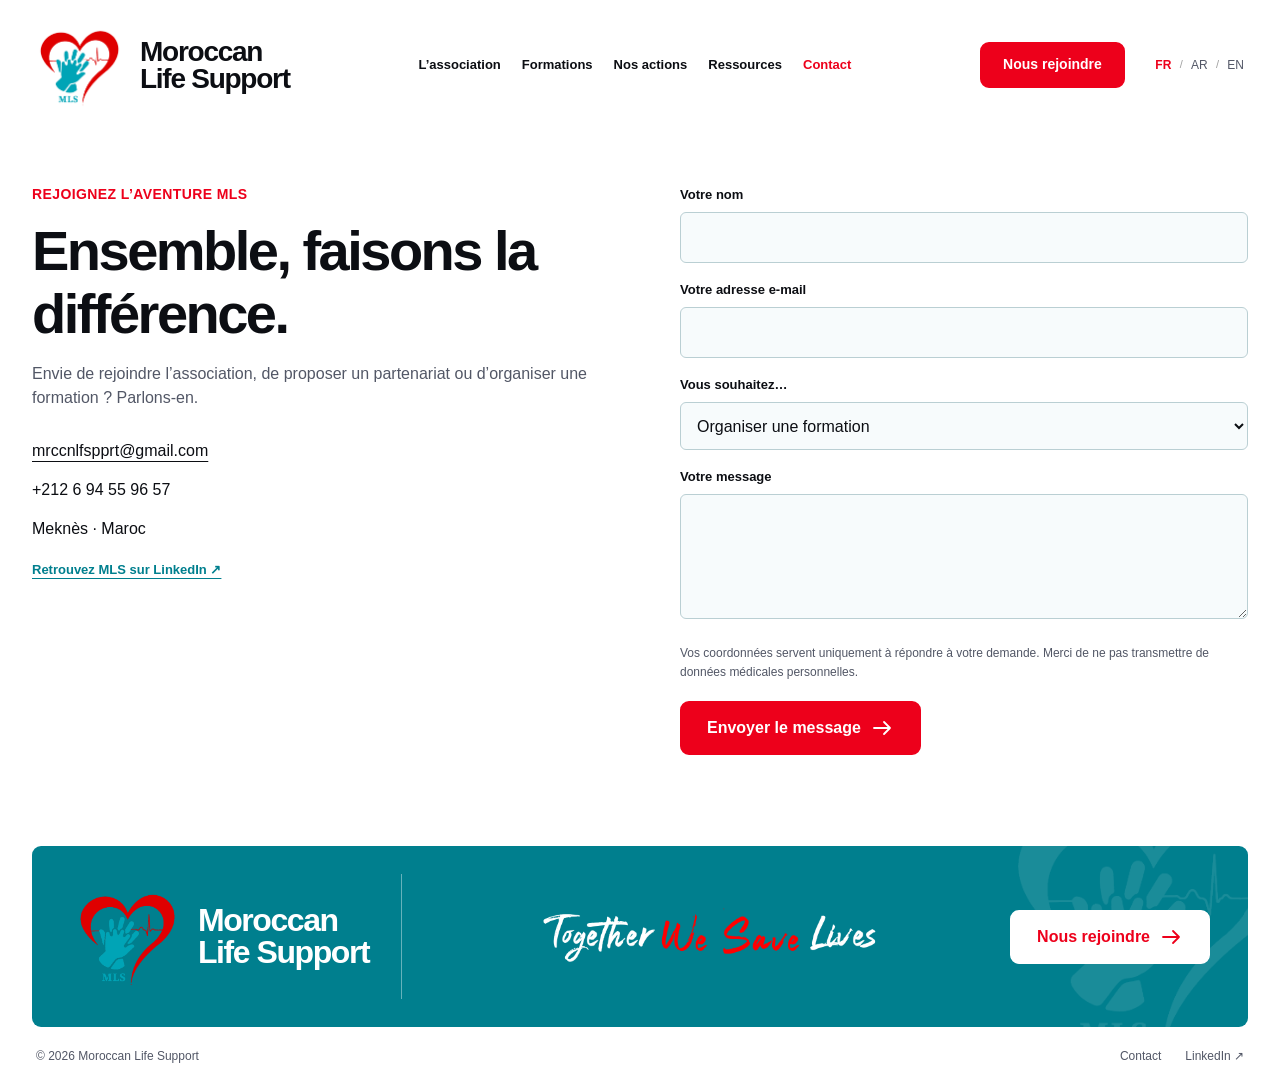
<file: contact.html>
<!doctype html><html lang="fr" dir="ltr"><head><meta charset="utf-8"><meta name="viewport" content="width=device-width,initial-scale=1"><meta name="theme-color" content="#007f8d"><meta name="description" content="Moroccan Life Support : association marocaine à but non lucratif, secourisme et simulation en santé."><title>Contact — Moroccan Life Support</title><link rel="icon" href="assets/images/logo.png"><link rel="stylesheet" href="styles.css"><script src="copy.js" defer></script><script src="activities-data.js" defer></script><script src="timeline.js" defer></script><script src="app.js" defer></script></head><body data-page="contact"><a class="skip-link" href="#main" data-i18n="skip">Aller au contenu</a><svg class="icon-library" xmlns="http://www.w3.org/2000/svg" aria-hidden="true"><defs>
    <symbol id="heart" viewBox="0 0 24 24"><path d="M20.8 4.6a5.5 5.5 0 0 0-7.8 0L12 5.7l-1.1-1.1a5.5 5.5 0 0 0-7.8 7.8L12 21l8.8-8.6a5.5 5.5 0 0 0 0-7.8Z"/><path d="m4 12 4 0 2-4 3 8 2-4h5"/></symbol>
    <symbol id="screen" viewBox="0 0 24 24"><path d="M3 12v9m18-9v9M3 18h18M3 15h18M7 8h6a4 4 0 0 1 4 4v3M17 10h3v5"/><circle cx="6" cy="10" r="2"/><path d="M13 3v4m-2-2h4"/></symbol>
    <symbol id="people" viewBox="0 0 24 24"><circle cx="12" cy="6" r="3"/><path d="M6 21v-3a6 6 0 0 1 12 0v3M4 10a3 3 0 0 1 0-6m16 6a3 3 0 0 0 0-6M2 20v-4a4 4 0 0 1 3-4m17 8v-4a4 4 0 0 0-3-4"/></symbol>
    <symbol id="arrow" viewBox="0 0 24 24"><path d="M4 12h16m-6-6 6 6-6 6"/></symbol>
    <symbol id="pin" viewBox="0 0 24 24"><path d="M20 10c0 6-8 12-8 12S4 16 4 10a8 8 0 1 1 16 0Z"/><circle cx="12" cy="10" r="3"/></symbol>
    <symbol id="download" viewBox="0 0 24 24"><path d="M12 3v12m-5-5 5 5 5-5M4 16v5h16v-5"/></symbol>
  </defs></svg><header class="site-header"><div class="header-inner"><a class="brand" href="index.html" aria-label="Moroccan Life Support — accueil" data-i18n-aria="homeLabel"><img src="assets/images/logo.png" alt="MLS" width="80" height="92"><span><strong>Moroccan<br>Life Support</strong></span></a><button class="menu-toggle" type="button" aria-expanded="false" aria-controls="main-navigation" data-i18n-aria="menuLabel" aria-label="Ouvrir le menu"><span></span><span></span><span></span></button><nav id="main-navigation" aria-label="Navigation principale" data-i18n-aria="navLabel"><a href="association.html" data-i18n="navAbout">L’association</a><a href="formations.html" data-i18n="navTraining">Formations</a><a href="activites.html" data-i18n="navActions">Nos actions</a><a href="ressources.html" data-i18n="navResources">Ressources</a><a href="contact.html" data-i18n="navContact">Contact</a></nav><div class="header-tools"><a class="button button-small" href="contact.html" data-i18n="join">Nous rejoindre</a><div class="languages" role="group" aria-label="Langue" data-i18n-aria="languageLabel"><button type="button" data-lang="fr" lang="fr" aria-label="Français" aria-pressed="true">FR</button><span>/</span><button type="button" data-lang="ar" lang="ar" aria-label="العربية" aria-pressed="false">AR</button><span>/</span><button type="button" data-lang="en" lang="en" aria-label="English" aria-pressed="false">EN</button></div></div></div></header><main id="main">    <section class="contact-section section-wrap" id="contact" aria-labelledby="contact-heading"><div class="contact-copy"><p class="eyebrow" data-i18n="contactEyebrow">Rejoignez l’aventure MLS</p><h1 id="contact-heading" data-i18n="contactTitle">Ensemble, faisons la différence.</h1><p data-i18n="contactBody">Envie de rejoindre l’association, de proposer un partenariat ou d’organiser une formation ? Parlons-en.</p><address><a href="mailto:mrccnlfspprt@gmail.com">mrccnlfspprt@gmail.com</a><a href="tel:+212694559657" dir="ltr">+212 6 94 55 96 57</a><span data-i18n="location">Meknès · Maroc</span></address><a class="text-link social-link" href="https://www.linkedin.com/company/moroccan-life-support-association/" target="_blank" rel="noopener" data-i18n="linkedin">Retrouvez MLS sur LinkedIn ↗</a></div>
      <form name="mls-contact" method="POST" data-netlify="true" netlify-honeypot="bot-field" action="/merci.html"><input type="hidden" name="form-name" value="mls-contact"><input type="hidden" name="language" id="form-language" value="fr"><p class="honeypot"><label>Leave empty <input name="bot-field" tabindex="-1" autocomplete="off"></label></p><div class="form-row"><label for="name" data-i18n="nameLabel">Votre nom</label><input id="name" name="name" autocomplete="name" required maxlength="120"></div><div class="form-row"><label for="email" data-i18n="emailLabel">Votre adresse e-mail</label><input id="email" name="email" type="email" autocomplete="email" required maxlength="254" dir="ltr"></div><div class="form-row"><label for="subject" data-i18n="subjectLabel">Vous souhaitez…</label><select id="subject" name="subject"><option value="formation" data-i18n="subjectTraining">Organiser une formation</option><option value="benevolat" data-i18n="subjectVolunteer">Rejoindre MLS</option><option value="partenariat" data-i18n="subjectPartner">Proposer un partenariat</option><option value="autre" data-i18n="subjectOther">Nous poser une question</option></select></div><div class="form-row"><label for="message" data-i18n="messageLabel">Votre message</label><textarea id="message" name="message" rows="4" required maxlength="5000"></textarea></div><p class="form-note" data-i18n="formNote">Vos coordonnées servent uniquement à répondre à votre demande. Merci de ne pas transmettre de données médicales personnelles.</p><button class="button" type="submit"><span data-i18n="send">Envoyer le message</span><svg class="icon" aria-hidden="true"><use href="#arrow"/></svg></button><p id="form-status" role="status" aria-live="polite"></p></form>
    </section>
</main><footer class="section-wrap"><div class="blue-bar"><div class="blue-bar-top"><a class="brand" href="index.html" aria-label="Moroccan Life Support — accueil" data-i18n-aria="homeLabel"><img src="assets/images/logo.png" alt="MLS" width="80" height="92"><span><strong>Moroccan<br>Life Support</strong></span></a><img class="footer-slogan" src="assets/images/slogan.png" alt="Together We Save Lives" width="2320" height="352" loading="lazy"><a class="button button-white" href="contact.html"><span data-i18n="join">Nous rejoindre</span><svg class="icon" aria-hidden="true"><use href="#arrow"/></svg></a></div></div><div class="footer-bottom"><p>© <span id="year">2026</span> Moroccan Life Support</p><div><a href="contact.html" data-i18n="navContact">Contact</a><a href="https://www.linkedin.com/company/moroccan-life-support-association/" target="_blank" rel="noopener">LinkedIn ↗</a></div></div></footer></body></html>
</file>
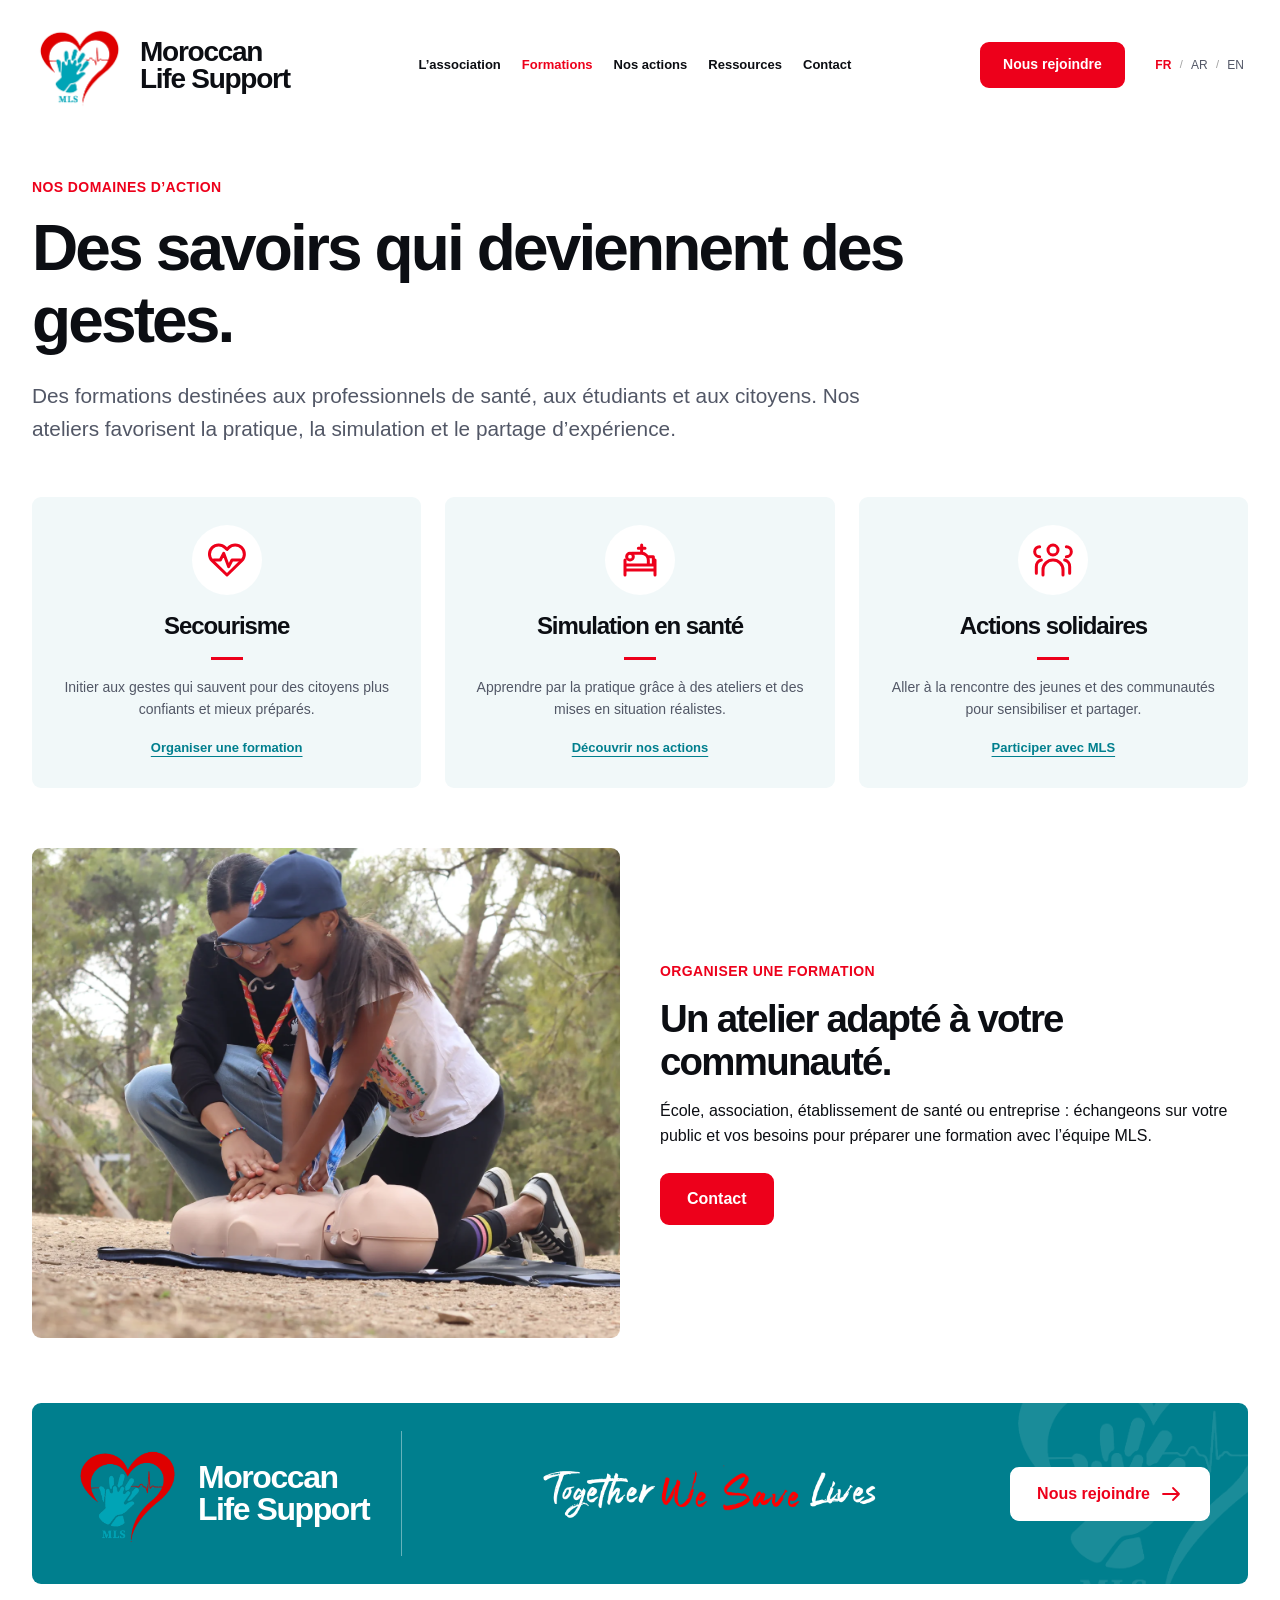
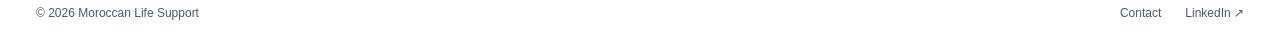
<file: formations.html>
<!doctype html><html lang="fr" dir="ltr"><head><meta charset="utf-8"><meta name="viewport" content="width=device-width,initial-scale=1"><meta name="theme-color" content="#007f8d"><meta name="description" content="Moroccan Life Support : association marocaine à but non lucratif, secourisme et simulation en santé."><title>Formations — Moroccan Life Support</title><link rel="icon" href="assets/images/logo.png"><link rel="stylesheet" href="styles.css"><script src="copy.js" defer></script><script src="activities-data.js" defer></script><script src="timeline.js" defer></script><script src="app.js" defer></script></head><body data-page="training"><a class="skip-link" href="#main" data-i18n="skip">Aller au contenu</a><svg class="icon-library" xmlns="http://www.w3.org/2000/svg" aria-hidden="true"><defs>
    <symbol id="heart" viewBox="0 0 24 24"><path d="M20.8 4.6a5.5 5.5 0 0 0-7.8 0L12 5.7l-1.1-1.1a5.5 5.5 0 0 0-7.8 7.8L12 21l8.8-8.6a5.5 5.5 0 0 0 0-7.8Z"/><path d="m4 12 4 0 2-4 3 8 2-4h5"/></symbol>
    <symbol id="screen" viewBox="0 0 24 24"><path d="M3 12v9m18-9v9M3 18h18M3 15h18M7 8h6a4 4 0 0 1 4 4v3M17 10h3v5"/><circle cx="6" cy="10" r="2"/><path d="M13 3v4m-2-2h4"/></symbol>
    <symbol id="people" viewBox="0 0 24 24"><circle cx="12" cy="6" r="3"/><path d="M6 21v-3a6 6 0 0 1 12 0v3M4 10a3 3 0 0 1 0-6m16 6a3 3 0 0 0 0-6M2 20v-4a4 4 0 0 1 3-4m17 8v-4a4 4 0 0 0-3-4"/></symbol>
    <symbol id="arrow" viewBox="0 0 24 24"><path d="M4 12h16m-6-6 6 6-6 6"/></symbol>
    <symbol id="pin" viewBox="0 0 24 24"><path d="M20 10c0 6-8 12-8 12S4 16 4 10a8 8 0 1 1 16 0Z"/><circle cx="12" cy="10" r="3"/></symbol>
    <symbol id="download" viewBox="0 0 24 24"><path d="M12 3v12m-5-5 5 5 5-5M4 16v5h16v-5"/></symbol>
  </defs></svg><header class="site-header"><div class="header-inner"><a class="brand" href="index.html" aria-label="Moroccan Life Support — accueil" data-i18n-aria="homeLabel"><img src="assets/images/logo.png" alt="MLS" width="80" height="92"><span><strong>Moroccan<br>Life Support</strong></span></a><button class="menu-toggle" type="button" aria-expanded="false" aria-controls="main-navigation" data-i18n-aria="menuLabel" aria-label="Ouvrir le menu"><span></span><span></span><span></span></button><nav id="main-navigation" aria-label="Navigation principale" data-i18n-aria="navLabel"><a href="association.html" data-i18n="navAbout">L’association</a><a href="formations.html" data-i18n="navTraining">Formations</a><a href="activites.html" data-i18n="navActions">Nos actions</a><a href="ressources.html" data-i18n="navResources">Ressources</a><a href="contact.html" data-i18n="navContact">Contact</a></nav><div class="header-tools"><a class="button button-small" href="contact.html" data-i18n="join">Nous rejoindre</a><div class="languages" role="group" aria-label="Langue" data-i18n-aria="languageLabel"><button type="button" data-lang="fr" lang="fr" aria-label="Français" aria-pressed="true">FR</button><span>/</span><button type="button" data-lang="ar" lang="ar" aria-label="العربية" aria-pressed="false">AR</button><span>/</span><button type="button" data-lang="en" lang="en" aria-label="English" aria-pressed="false">EN</button></div></div></div></header><main id="main"><section class="page-intro section-wrap"><p class="eyebrow" data-i18n="trainingEyebrow">Nos domaines d’action</p><h1 data-i18n="trainingPageTitle">Des savoirs qui deviennent des gestes.</h1><p class="page-lead" data-i18n="trainingPageIntro">Des formations destinées aux professionnels de santé, aux étudiants et aux citoyens. Nos ateliers favorisent la pratique, la simulation et le partage d’expérience.</p></section>    <section class="pillars section-wrap" id="formations" aria-labelledby="training-heading">
      <h2 id="training-heading" class="visually-hidden" data-i18n="trainingTitle">Des gestes utiles. Un savoir partagé.</h2>
      <div class="pillar-grid">
        <article class="pillar"><span class="icon-disc"><svg class="icon" aria-hidden="true"><use href="#heart"/></svg></span><h3 data-i18n="firstAid">Secourisme</h3><div class="little-rule"></div><p data-i18n="firstAidBody">Initier aux gestes qui sauvent pour des citoyens plus confiants et mieux préparés.</p><a href="contact.html" class="text-link" data-i18n="trainingRequest">Organiser une formation</a></article>
        <article class="pillar"><span class="icon-disc teal"><svg class="icon" aria-hidden="true"><use href="#screen"/></svg></span><h3 data-i18n="simulation">Simulation en santé</h3><div class="little-rule"></div><p data-i18n="simulationBody">Apprendre par la pratique grâce à des ateliers et des mises en situation réalistes.</p><a href="activites.html" class="text-link" data-i18n="seeActions">Découvrir nos actions</a></article>
        <article class="pillar"><span class="icon-disc"><svg class="icon" aria-hidden="true"><use href="#people"/></svg></span><h3 data-i18n="solidarity">Actions solidaires</h3><div class="little-rule"></div><p data-i18n="solidarityBody">Aller à la rencontre des jeunes et des communautés pour sensibiliser et partager.</p><a href="contact.html" class="text-link" data-i18n="takePart">Participer avec MLS</a></article>
      </div>
    </section>
<section class="training-feature section-wrap"><img src="assets/images/scouting.webp" alt="Atelier de secourisme en plein air" data-i18n-alt="scoutingAlt" width="1800" height="1203"><div><p class="eyebrow" data-i18n="trainingRequest">Organiser une formation</p><h2 data-i18n="trainingFeatureTitle">Un atelier adapté à votre communauté.</h2><p data-i18n="trainingFeatureBody">École, association, établissement de santé ou entreprise : échangeons sur votre public et vos besoins pour préparer une formation avec l’équipe MLS.</p><a href="contact.html" class="button" data-i18n="navContact">Contact</a></div></section></main><footer class="section-wrap"><div class="blue-bar"><div class="blue-bar-top"><a class="brand" href="index.html" aria-label="Moroccan Life Support — accueil" data-i18n-aria="homeLabel"><img src="assets/images/logo.png" alt="MLS" width="80" height="92"><span><strong>Moroccan<br>Life Support</strong></span></a><img class="footer-slogan" src="assets/images/slogan.png" alt="Together We Save Lives" width="2320" height="352" loading="lazy"><a class="button button-white" href="contact.html"><span data-i18n="join">Nous rejoindre</span><svg class="icon" aria-hidden="true"><use href="#arrow"/></svg></a></div></div><div class="footer-bottom"><p>© <span id="year">2026</span> Moroccan Life Support</p><div><a href="contact.html" data-i18n="navContact">Contact</a><a href="https://www.linkedin.com/company/moroccan-life-support-association/" target="_blank" rel="noopener">LinkedIn ↗</a></div></div></footer></body></html>
</file>
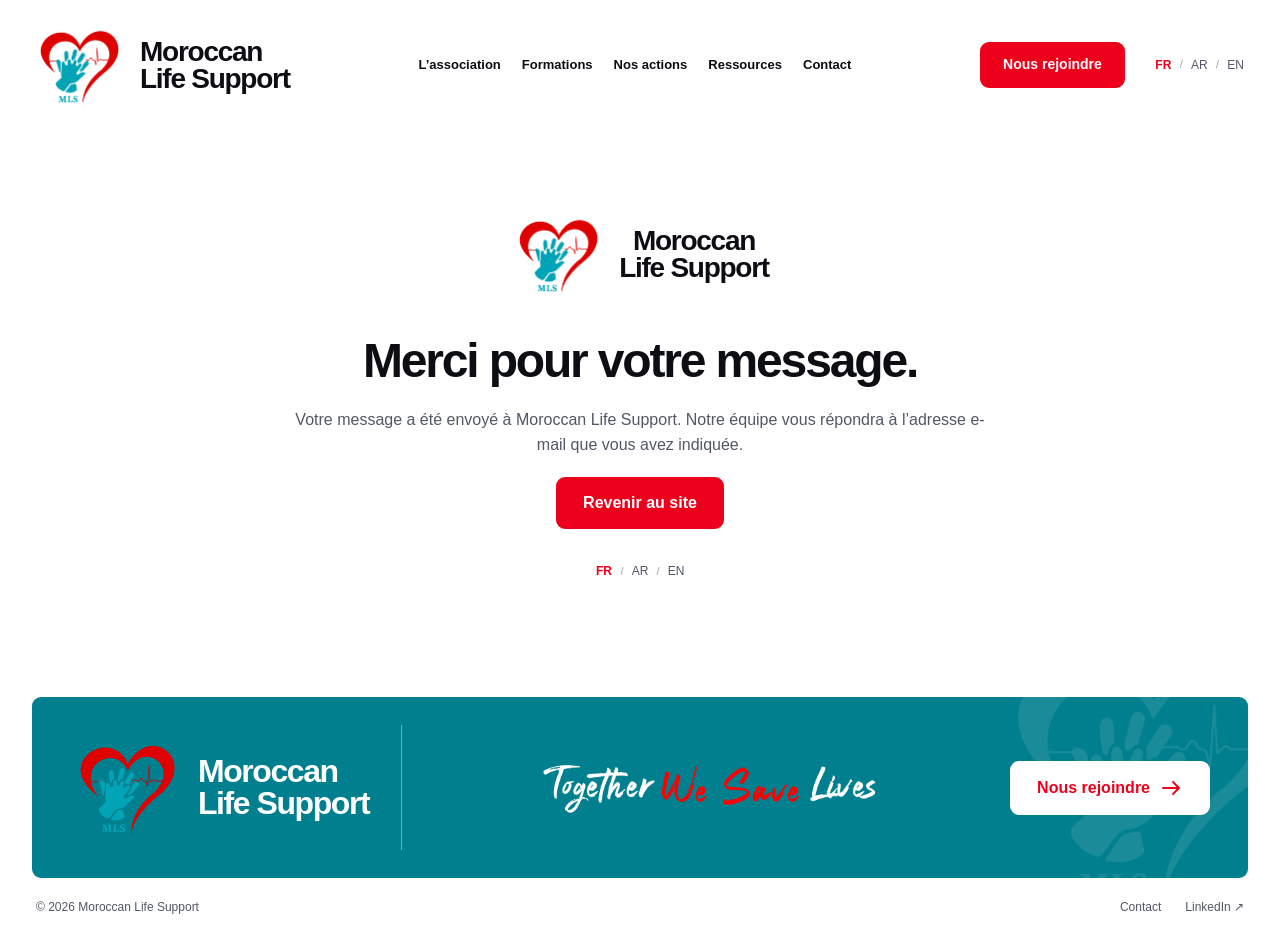
<file: merci.html>
<!doctype html><html lang="fr" dir="ltr"><head><meta charset="utf-8"><meta name="viewport" content="width=device-width,initial-scale=1"><meta name="robots" content="noindex"><meta name="theme-color" content="#007f8d"><meta name="description" content="Moroccan Life Support : association marocaine à but non lucratif, secourisme et simulation en santé."><title>Merci — Moroccan Life Support</title><link rel="icon" href="assets/images/logo.png"><link rel="stylesheet" href="styles.css"><script src="copy.js" defer></script><script src="activities-data.js" defer></script><script src="timeline.js" defer></script><script src="app.js" defer></script></head><body data-page="success"><a class="skip-link" href="#main" data-i18n="skip">Aller au contenu</a><svg class="icon-library" xmlns="http://www.w3.org/2000/svg" aria-hidden="true"><defs>
    <symbol id="heart" viewBox="0 0 24 24"><path d="M20.8 4.6a5.5 5.5 0 0 0-7.8 0L12 5.7l-1.1-1.1a5.5 5.5 0 0 0-7.8 7.8L12 21l8.8-8.6a5.5 5.5 0 0 0 0-7.8Z"/><path d="m4 12 4 0 2-4 3 8 2-4h5"/></symbol>
    <symbol id="screen" viewBox="0 0 24 24"><path d="M3 12v9m18-9v9M3 18h18M3 15h18M7 8h6a4 4 0 0 1 4 4v3M17 10h3v5"/><circle cx="6" cy="10" r="2"/><path d="M13 3v4m-2-2h4"/></symbol>
    <symbol id="people" viewBox="0 0 24 24"><circle cx="12" cy="6" r="3"/><path d="M6 21v-3a6 6 0 0 1 12 0v3M4 10a3 3 0 0 1 0-6m16 6a3 3 0 0 0 0-6M2 20v-4a4 4 0 0 1 3-4m17 8v-4a4 4 0 0 0-3-4"/></symbol>
    <symbol id="arrow" viewBox="0 0 24 24"><path d="M4 12h16m-6-6 6 6-6 6"/></symbol>
    <symbol id="pin" viewBox="0 0 24 24"><path d="M20 10c0 6-8 12-8 12S4 16 4 10a8 8 0 1 1 16 0Z"/><circle cx="12" cy="10" r="3"/></symbol>
    <symbol id="download" viewBox="0 0 24 24"><path d="M12 3v12m-5-5 5 5 5-5M4 16v5h16v-5"/></symbol>
  </defs></svg><header class="site-header"><div class="header-inner"><a class="brand" href="index.html" aria-label="Moroccan Life Support — accueil" data-i18n-aria="homeLabel"><img src="assets/images/logo.png" alt="MLS" width="80" height="92"><span><strong>Moroccan<br>Life Support</strong></span></a><button class="menu-toggle" type="button" aria-expanded="false" aria-controls="main-navigation" data-i18n-aria="menuLabel" aria-label="Ouvrir le menu"><span></span><span></span><span></span></button><nav id="main-navigation" aria-label="Navigation principale" data-i18n-aria="navLabel"><a href="association.html" data-i18n="navAbout">L’association</a><a href="formations.html" data-i18n="navTraining">Formations</a><a href="activites.html" data-i18n="navActions">Nos actions</a><a href="ressources.html" data-i18n="navResources">Ressources</a><a href="contact.html" data-i18n="navContact">Contact</a></nav><div class="header-tools"><a class="button button-small" href="contact.html" data-i18n="join">Nous rejoindre</a><div class="languages" role="group" aria-label="Langue" data-i18n-aria="languageLabel"><button type="button" data-lang="fr" lang="fr" aria-label="Français" aria-pressed="true">FR</button><span>/</span><button type="button" data-lang="ar" lang="ar" aria-label="العربية" aria-pressed="false">AR</button><span>/</span><button type="button" data-lang="en" lang="en" aria-label="English" aria-pressed="false">EN</button></div></div></div></header><main id="main"><div class="success-card"><a class="brand" href="index.html" aria-label="Moroccan Life Support — accueil" data-i18n-aria="homeLabel"><img src="assets/images/logo.png" alt="MLS" width="80" height="92"><span><strong>Moroccan<br>Life Support</strong></span></a><h1 data-i18n="successTitle">Merci pour votre message.</h1><p data-i18n="successBody">Votre message a été envoyé à Moroccan Life Support. Notre équipe vous répondra à l’adresse e-mail que vous avez indiquée.</p><a id="back-home" class="button" href="index.html" data-i18n="successBack">Revenir au site</a><div class="languages" role="group" aria-label="Langue" data-i18n-aria="languageLabel"><button type="button" data-lang="fr" aria-label="Français" aria-pressed="true">FR</button><span>/</span><button type="button" data-lang="ar" aria-label="العربية" aria-pressed="false">AR</button><span>/</span><button type="button" data-lang="en" aria-label="English" aria-pressed="false">EN</button></div></div></main><footer class="section-wrap"><div class="blue-bar"><div class="blue-bar-top"><a class="brand" href="index.html" aria-label="Moroccan Life Support — accueil" data-i18n-aria="homeLabel"><img src="assets/images/logo.png" alt="MLS" width="80" height="92"><span><strong>Moroccan<br>Life Support</strong></span></a><img class="footer-slogan" src="assets/images/slogan.png" alt="Together We Save Lives" width="2320" height="352" loading="lazy"><a class="button button-white" href="contact.html"><span data-i18n="join">Nous rejoindre</span><svg class="icon" aria-hidden="true"><use href="#arrow"/></svg></a></div></div><div class="footer-bottom"><p>© <span id="year">2026</span> Moroccan Life Support</p><div><a href="contact.html" data-i18n="navContact">Contact</a><a href="https://www.linkedin.com/company/moroccan-life-support-association/" target="_blank" rel="noopener">LinkedIn ↗</a></div></div></footer></body></html>
</file>
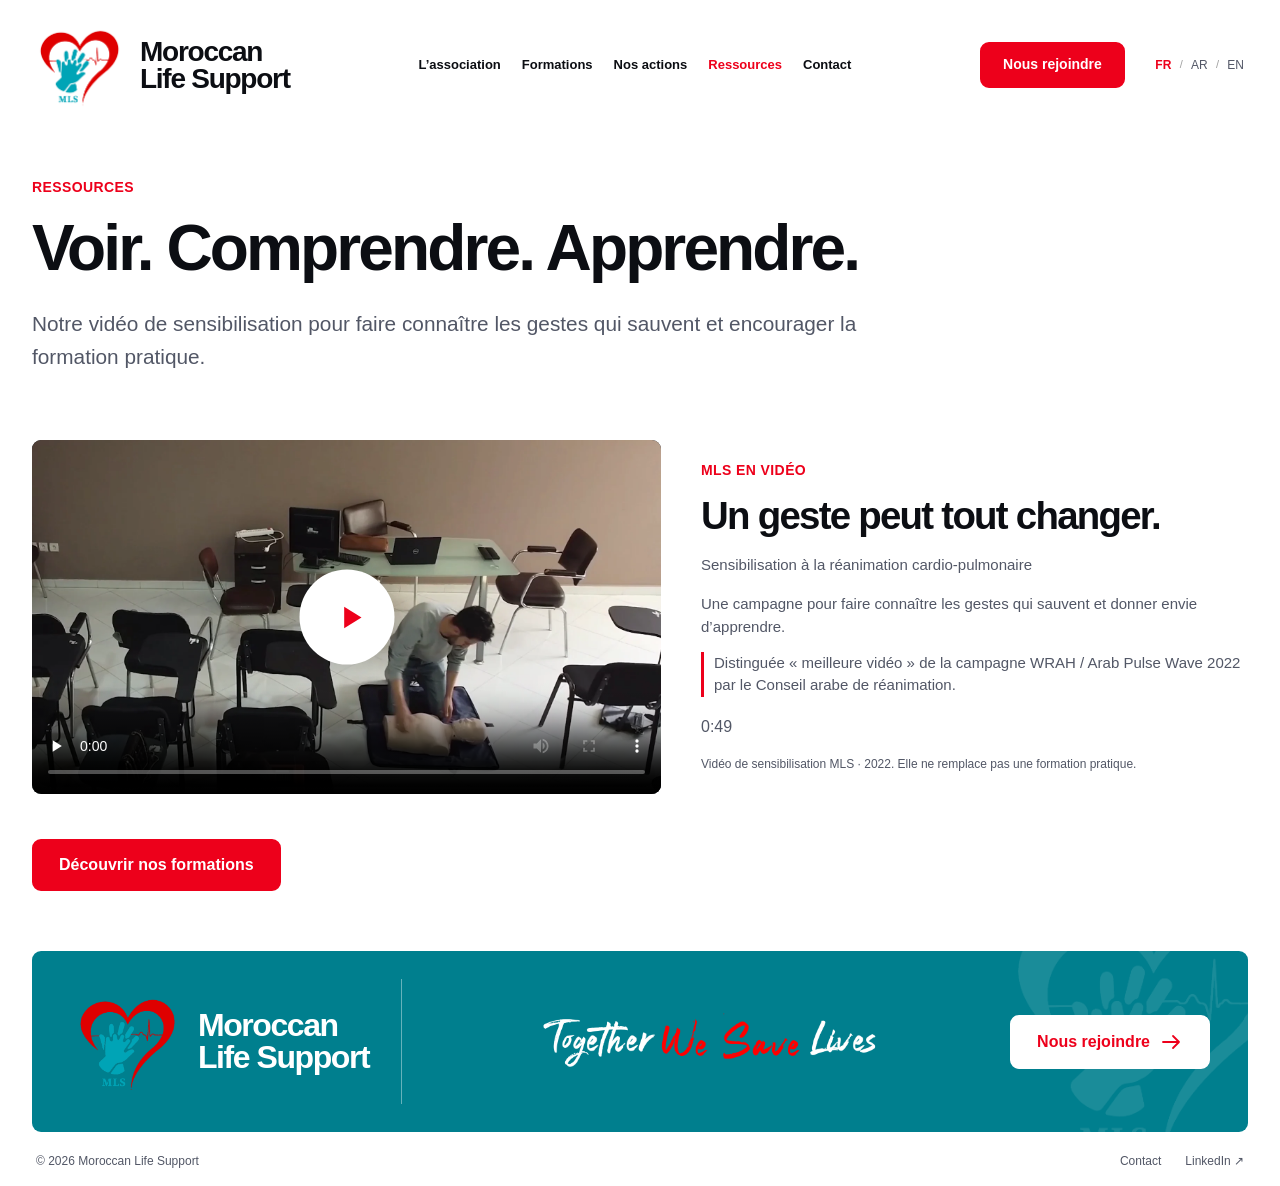
<file: ressources.html>
<!doctype html><html lang="fr" dir="ltr"><head><meta charset="utf-8"><meta name="viewport" content="width=device-width,initial-scale=1"><meta name="theme-color" content="#007f8d"><meta name="description" content="Moroccan Life Support : association marocaine à but non lucratif, secourisme et simulation en santé."><title>Ressources — Moroccan Life Support</title><link rel="icon" href="assets/images/logo.png"><link rel="stylesheet" href="styles.css"><script src="copy.js" defer></script><script src="activities-data.js" defer></script><script src="timeline.js" defer></script><script src="app.js" defer></script></head><body data-page="resources"><a class="skip-link" href="#main" data-i18n="skip">Aller au contenu</a><svg class="icon-library" xmlns="http://www.w3.org/2000/svg" aria-hidden="true"><defs>
    <symbol id="heart" viewBox="0 0 24 24"><path d="M20.8 4.6a5.5 5.5 0 0 0-7.8 0L12 5.7l-1.1-1.1a5.5 5.5 0 0 0-7.8 7.8L12 21l8.8-8.6a5.5 5.5 0 0 0 0-7.8Z"/><path d="m4 12 4 0 2-4 3 8 2-4h5"/></symbol>
    <symbol id="screen" viewBox="0 0 24 24"><path d="M3 12v9m18-9v9M3 18h18M3 15h18M7 8h6a4 4 0 0 1 4 4v3M17 10h3v5"/><circle cx="6" cy="10" r="2"/><path d="M13 3v4m-2-2h4"/></symbol>
    <symbol id="people" viewBox="0 0 24 24"><circle cx="12" cy="6" r="3"/><path d="M6 21v-3a6 6 0 0 1 12 0v3M4 10a3 3 0 0 1 0-6m16 6a3 3 0 0 0 0-6M2 20v-4a4 4 0 0 1 3-4m17 8v-4a4 4 0 0 0-3-4"/></symbol>
    <symbol id="arrow" viewBox="0 0 24 24"><path d="M4 12h16m-6-6 6 6-6 6"/></symbol>
    <symbol id="pin" viewBox="0 0 24 24"><path d="M20 10c0 6-8 12-8 12S4 16 4 10a8 8 0 1 1 16 0Z"/><circle cx="12" cy="10" r="3"/></symbol>
    <symbol id="download" viewBox="0 0 24 24"><path d="M12 3v12m-5-5 5 5 5-5M4 16v5h16v-5"/></symbol>
  </defs></svg><header class="site-header"><div class="header-inner"><a class="brand" href="index.html" aria-label="Moroccan Life Support — accueil" data-i18n-aria="homeLabel"><img src="assets/images/logo.png" alt="MLS" width="80" height="92"><span><strong>Moroccan<br>Life Support</strong></span></a><button class="menu-toggle" type="button" aria-expanded="false" aria-controls="main-navigation" data-i18n-aria="menuLabel" aria-label="Ouvrir le menu"><span></span><span></span><span></span></button><nav id="main-navigation" aria-label="Navigation principale" data-i18n-aria="navLabel"><a href="association.html" data-i18n="navAbout">L’association</a><a href="formations.html" data-i18n="navTraining">Formations</a><a href="activites.html" data-i18n="navActions">Nos actions</a><a href="ressources.html" data-i18n="navResources">Ressources</a><a href="contact.html" data-i18n="navContact">Contact</a></nav><div class="header-tools"><a class="button button-small" href="contact.html" data-i18n="join">Nous rejoindre</a><div class="languages" role="group" aria-label="Langue" data-i18n-aria="languageLabel"><button type="button" data-lang="fr" lang="fr" aria-label="Français" aria-pressed="true">FR</button><span>/</span><button type="button" data-lang="ar" lang="ar" aria-label="العربية" aria-pressed="false">AR</button><span>/</span><button type="button" data-lang="en" lang="en" aria-label="English" aria-pressed="false">EN</button></div></div></div></header><main id="main"><section class="page-intro section-wrap"><p class="eyebrow" data-i18n="navResources">Ressources</p><h1 data-i18n="resourcePageTitle">Voir. Comprendre. Apprendre.</h1><p class="page-lead" data-i18n="resourcePageIntro">Notre vidéo de sensibilisation pour faire connaître les gestes qui sauvent et encourager la formation pratique.</p></section><section class="video-section" aria-labelledby="video-heading"><div class="section-wrap video-grid">
      <div class="video-player"><video id="cpr-video" controls playsinline preload="none" poster="assets/images/video-poster.webp" aria-label="Vidéo MLS de sensibilisation à la réanimation cardio-pulmonaire" data-i18n-aria="videoLabel"><source src="assets/video/mls-cpr-awareness.mp4" type="video/mp4"><span data-i18n="videoFallback">Votre navigateur ne peut pas lire cette vidéo.</span></video><button id="video-play" class="play-button" type="button" data-i18n-aria="playLabel" aria-label="Lire la vidéo MLS"><svg viewBox="0 0 24 24" aria-hidden="true"><path d="m8 4 13 8-13 8Z"/></svg></button></div>
      <div class="video-copy"><p class="eyebrow" data-i18n="videoEyebrow">MLS en vidéo</p><h2 id="video-heading" data-i18n="videoTitle">Un geste peut tout changer.</h2><p class="lead" data-i18n="videoSubtitle">Sensibilisation à la réanimation cardio-pulmonaire</p><p data-i18n="videoBody">Une campagne pour faire connaître les gestes qui sauvent et donner envie d’apprendre.</p><p class="award" data-i18n="videoAward">Distinguée « meilleure vidéo » de la campagne WRAH / Arab Pulse Wave 2022 par le Conseil arabe de réanimation.</p><span class="duration">0:49</span><p class="video-note" data-i18n="videoNote">Vidéo de sensibilisation MLS · 2022. Elle ne remplace pas une formation pratique.</p></div>
    </div></section><section class="section-wrap resource-cta"><a href="formations.html" class="button" data-i18n="discoverTraining">Découvrir nos formations</a></section></main><footer class="section-wrap"><div class="blue-bar"><div class="blue-bar-top"><a class="brand" href="index.html" aria-label="Moroccan Life Support — accueil" data-i18n-aria="homeLabel"><img src="assets/images/logo.png" alt="MLS" width="80" height="92"><span><strong>Moroccan<br>Life Support</strong></span></a><img class="footer-slogan" src="assets/images/slogan.png" alt="Together We Save Lives" width="2320" height="352" loading="lazy"><a class="button button-white" href="contact.html"><span data-i18n="join">Nous rejoindre</span><svg class="icon" aria-hidden="true"><use href="#arrow"/></svg></a></div></div><div class="footer-bottom"><p>© <span id="year">2026</span> Moroccan Life Support</p><div><a href="contact.html" data-i18n="navContact">Contact</a><a href="https://www.linkedin.com/company/moroccan-life-support-association/" target="_blank" rel="noopener">LinkedIn ↗</a></div></div></footer></body></html>
</file>
<file: styles.css>
:root{--ink:#0c0e13;--muted:#525766;--red:#ed001b;--teal:#007f8e;--line:#dae5e8;--cream:#fff;--paper:#fff;--soft-teal:#e9f6f7;--sans:Arial,Helvetica,sans-serif;--serif:Arial,Helvetica,sans-serif}*{box-sizing:border-box}html{scroll-behavior:smooth;scroll-padding-top:120px}body{margin:0;background:#fff;color:var(--ink);font:16px/1.55 var(--sans)}h1,h2,h3,p,figure{margin:0}h1,h2,h3{font-weight:800;line-height:1.12;letter-spacing:-.045em}h2{font-size:clamp(1.8rem,3vw,2.7rem)}h3{font-size:1.5rem}p{margin-top:1rem;overflow-wrap:break-word}a{color:inherit;text-decoration:none}img{display:block;max-width:100%;height:auto}button,input,select,textarea{font:inherit}button{cursor:pointer}.section-wrap{max-width:1280px;margin-inline:auto;padding-inline:32px}.icon-library{position:absolute;width:0;height:0;overflow:hidden}.icon{width:24px;height:24px;fill:none;stroke:currentColor;stroke-width:1.8;stroke-linecap:round;stroke-linejoin:round;flex:none}a:focus-visible,button:focus-visible,input:focus-visible,textarea:focus-visible,select:focus-visible,video:focus-visible{outline:3px solid var(--teal);outline-offset:5px}.skip-link{position:fixed;top:8px;left:8px;transform:translateY(-150%);z-index:100;background:var(--ink);color:#fff;padding:12px 20px}.skip-link:focus{transform:none}.visually-hidden{position:absolute;width:1px;height:1px;margin:-1px;padding:0;overflow:hidden;clip:rect(0,0,0,0);white-space:nowrap;border:0}
.site-header{background:#fff;position:sticky;top:0;z-index:20}.header-inner{max-width:1280px;margin:auto;padding:15px 32px;display:flex;align-items:center;gap:25px;justify-content:space-between}.brand{display:flex;align-items:center;gap:13px;flex-shrink:0}.brand img{width:95px;height:100px;object-fit:contain}.brand strong{font-size:1.75rem;line-height:.98;letter-spacing:-.045em;display:block}.header-inner nav{display:flex;align-items:center;gap:21px}.header-inner nav a{font-size:13px;font-weight:600;padding-block:12px}.header-inner nav a:hover,.header-inner nav a[aria-current=page]{color:var(--red)}.header-tools{display:flex;align-items:center;gap:26px}.languages{display:flex;align-items:center;gap:4px;direction:ltr;white-space:nowrap}.languages button{border:0;background:none;color:var(--muted);min-width:25px;min-height:44px;padding:0 3px;font-size:12px}.languages button[aria-pressed=true]{color:var(--red);font-weight:700}.languages span{font-size:11px;color:#a0a0a0}.button{display:inline-flex;justify-content:center;align-items:center;gap:9px;min-height:52px;padding:13px 25px;background:var(--red);color:#fff;border:2px solid var(--red);border-radius:9px;font-size:16px;line-height:1.25;font-weight:700;text-align:center;transition:background .15s}.button:hover{background:#ce0018;border-color:#ce0018}.button-small{font-size:14px;min-height:46px;padding:10px 21px}.button-outline{color:var(--teal);border-color:var(--teal);background:transparent}.button-outline:hover{background:#e6f4f6;border-color:var(--teal)}.button-white{background:white;border-color:white;color:var(--red)}.button-white:hover{background:#f4fafb;border-color:#f4fafb}.button-row{display:flex;gap:26px;flex-wrap:wrap;margin-top:26px}.menu-toggle{display:none}.eyebrow{color:var(--red);font-size:14px;line-height:1.3;text-transform:uppercase;letter-spacing:.4px;font-weight:700;margin:0}
.mosaic-hero{position:relative;padding-top:25px;padding-bottom:28px;overflow:hidden}.hero-watermark{position:absolute;width:460px;height:560px;object-fit:contain;right:-75px;top:-50px;opacity:.11;pointer-events:none;z-index:-0}.hero-meta{display:flex;gap:28px;color:var(--muted);font-size:17px;position:relative;margin:0}.hero-meta>span{display:flex;gap:8px;align-items:center}.hero-meta .icon{height:19px;width:19px;color:var(--red)}.meta-icon{color:var(--red);font-size:22px;line-height:1}.mosaic-hero h1{position:relative;white-space:pre-line;font-size:clamp(2.9rem,5.5vw,4.65rem);max-width:970px;margin-top:24px;line-height:1.03;letter-spacing:-.045em}.mosaic-hero h1:after{content:'';display:block;width:220px;height:5px;background:var(--red);border-radius:70% 40% 60% 40%;transform:rotate(-1deg);margin-top:12px}.hero-description{position:relative;font-size:clamp(1.2rem,2vw,1.7rem);line-height:1.35;color:var(--muted);max-width:790px;margin-top:18px}.mosaic-hero .button-row{position:relative;max-width:60%}
.mosaic-top{display:grid;grid-template-columns:1.05fr 1fr;gap:18px;align-items:stretch}.photo-tile{position:relative;display:block;overflow:hidden;border-radius:9px;background:#28444b}.photo-tile>img{width:100%;height:100%;object-fit:cover}.photo-tile:after{content:'';position:absolute;inset:0;background:linear-gradient(0deg,#0009,transparent 62%);pointer-events:none}.tile-overlay{position:absolute;z-index:1;inset:auto 30px 26px;color:#fff}.tile-tag{display:inline-block;background:var(--red);padding:4px 7px;font-size:12px;line-height:1.2;text-transform:uppercase;font-weight:700;border-radius:2px}.tile-overlay h2{font-size:clamp(2rem,3.8vw,3.35rem);margin-top:12px;max-width:360px;white-space:pre-line}.tile-overlay p{font-size:1.45rem;font-weight:600;margin-top:16px}.training-tile{min-height:640px}.training-tile>img{position:absolute;inset:0;object-position:53% center}.training-tile h2{max-width:330px}.mosaic-right{display:flex;flex-direction:column;gap:22px;margin-top:-83px;position:relative}.video-player{position:relative;border-radius:9px;overflow:hidden;background:#202631;line-height:0}.video-player video{width:100%;aspect-ratio:16/9;display:block;object-fit:contain}.play-button{position:absolute;inset:50% auto auto 50%;transform:translate(-50%,-50%);width:95px;height:95px;display:flex;justify-content:center;align-items:center;background:#fff;border:0;border-radius:50%;box-shadow:0 4px 30px #0002}.play-button svg{width:32px;height:32px;fill:var(--red);margin-left:5px}.play-button[hidden]{display:none}.video-caption{position:relative;padding:20px 12px 0}.video-caption h2{font-size:1.85rem;max-width:calc(100% - 60px);margin-top:8px;letter-spacing:-.035em}.duration{direction:ltr;color:var(--muted);font-size:16px}.video-caption .duration{position:absolute;top:45px;right:0}.award{font-size:12px;line-height:1.5;border-inline-start:3px solid var(--red);padding-inline-start:10px;color:var(--muted);margin-top:13px}.mission-tile{position:relative;overflow:hidden;background:var(--teal);border-radius:9px;color:#fff;padding:28px 30px;flex:1}.mission-tile h2{font-size:2.15rem;position:relative}.mission-tile>p{font-size:1.4rem;line-height:1.4;max-width:390px;margin-top:9px;position:relative}.panel-watermark{position:absolute;right:-55px;top:30px;width:240px;height:280px;object-fit:contain;opacity:.2;pointer-events:none;filter:grayscale(1) brightness(0) invert(1)}.mission-rule{width:46px;height:2px;background:#fff8;margin-block:18px 28px}.mission-pillars{position:relative;display:grid;grid-template-columns:repeat(3,1fr);gap:0}.mission-pillars>a{text-align:center;border-inline-end:1px solid #ffffff70;padding-inline:9px}.mission-pillars>a:last-child{border:0}.icon-disc{display:flex;align-items:center;justify-content:center;width:70px;height:70px;margin:0 auto;background:#fff;color:var(--red);border-radius:50%}.icon-disc .icon{width:40px;height:40px}.mission-pillars h3{font-size:18px;line-height:1.25;letter-spacing:-.01em;margin-top:12px}.community-tile{margin-top:18px;height:395px}.community-tile>img{object-position:center 40%}.community-tile .tile-overlay{inset:36px auto auto 42px}.community-tile:after{background:linear-gradient(90deg,#0009,transparent 75%)}.community-tile .tile-overlay h2{max-width:420px}.mosaic-bottom{display:grid;grid-template-columns:1.95fr 1fr;gap:18px;margin-top:18px}.about-tile{border-radius:9px;background:#e8f5f7;padding:12px;display:grid;grid-template-columns:1fr 1.2fr;gap:16px}.about-tile>div{padding:22px 14px}.about-tile h2{font-size:1.85rem;margin-top:12px}.about-tile p:not(.eyebrow){font-size:14px;color:var(--muted);line-height:1.4}.about-tile>img{width:100%;height:100%;min-height:330px;object-fit:cover;object-position:center;border-radius:5px}.about-tile .button{font-size:13px;padding:11px 12px;min-height:47px;margin-top:24px;gap:7px}.membership{color:var(--teal)!important;font-weight:600;font-size:13px!important;line-height:1.45!important}.training-info-tile{position:relative;overflow:hidden;background:#fff0f1;border-radius:9px;padding:35px 25px;display:flex;flex-direction:column;align-items:flex-start}.training-info-tile h2{font-size:2rem;max-width:250px;margin-top:12px;position:relative}.training-info-tile>p:not(.eyebrow){font-size:16px;line-height:1.4;color:var(--muted);position:relative}.training-info-tile .panel-watermark{top:auto;bottom:-35px;filter:none;opacity:.12;right:-80px}.training-info-tile .button{position:relative;margin-top:auto;font-size:14px;padding:12px 16px;min-height:50px}
.page-intro{padding-block:48px 42px}.page-intro h1{font-size:clamp(2.4rem,5vw,4.2rem);max-width:950px;margin-top:17px}.page-lead{font-size:1.3rem;line-height:1.6;color:var(--muted);max-width:850px;margin-top:22px}.association-section{padding-block:10px 60px}.association-grid{display:grid;grid-template-columns:1fr 1fr;gap:40px}.about-copy h2{margin-top:14px}.about-copy>p:not(.eyebrow),.youth-story>p:not(.eyebrow){font-size:15px;color:var(--muted)}.about-copy .button,.youth-story .button{margin-top:22px}.team-photo{margin-top:28px}.team-photo img{width:100%;aspect-ratio:1.5;object-fit:cover;border-radius:9px}.team-photo figcaption{font-size:12px;color:var(--muted);margin-top:8px}.youth-story figure img{width:100%;height:440px;object-fit:cover;border-radius:9px}.youth-story .eyebrow{margin-top:22px}.youth-story h3{font-size:2rem;margin-top:10px}.objectives{padding-block:10px 65px}.objectives h2{margin-top:14px}.objective-grid{display:grid;grid-template-columns:repeat(3,1fr);gap:22px;margin-top:25px}.objective-grid article{background:#e8f5f7;padding:25px;border-radius:9px}.objective-grid span{font-size:2rem;color:var(--teal);font-weight:800}.objective-grid p{font-size:15px;color:var(--muted)}.pillar-grid{display:grid;grid-template-columns:repeat(3,1fr);gap:24px}.pillars{padding-block:10px 45px}.pillar{background:#f1f8f9;border-radius:9px;text-align:center;padding:28px 24px}.pillar h3{margin-top:18px}.pillar p{font-size:14px;color:var(--muted)}.little-rule{height:3px;width:32px;background:var(--red);margin:17px auto}.text-link{display:inline-block;font-size:13px;font-weight:700;color:var(--teal);text-decoration:underline;text-underline-offset:4px;margin-top:18px}.training-feature{display:grid;grid-template-columns:1fr 1fr;gap:40px;align-items:center;padding-block:15px 65px}.training-feature>img{width:100%;aspect-ratio:1.2;object-fit:cover;border-radius:9px}.training-feature h2{margin-top:17px}.training-feature .button{margin-top:24px}.video-section{padding-block:25px 45px}.video-grid{display:grid;grid-template-columns:1.15fr 1fr;gap:40px;align-items:center}.video-copy h2{margin-top:15px}.video-copy .lead{font-size:1.25rem}.video-copy p:not(.eyebrow){color:var(--muted);font-size:15px}.video-copy .duration{display:block;margin-top:18px}.video-copy .video-note{font-size:12px!important}.resource-cta{padding-block:0 60px}
.actions-section{padding-block:60px}.section-heading{display:flex;align-items:end;justify-content:space-between;gap:35px;margin-bottom:30px}.section-heading h2{margin-top:12px}.section-heading>p{max-width:370px;font-size:15px;color:var(--muted)}.full-timeline{padding-block:0 60px}.year-navigation{display:flex;gap:10px;flex-wrap:wrap;margin-top:25px}.year-navigation a{border:1px solid var(--teal);border-radius:6px;color:var(--teal);font-weight:700;padding:8px 18px}.year-navigation a:hover{background:#e8f5f7}.timeline{list-style:none;padding:0 0 0 160px;margin:30px 0 0;position:relative}.timeline:before{content:'';position:absolute;inset:18px auto 15px 135px;width:2px;background:#b8d9df}.timeline-year{position:relative;margin:15px 0 28px;scroll-margin-top:150px}.timeline-year span{display:inline-block;background:#fff;color:var(--teal);font-size:2rem;font-weight:800;padding:6px 0}.timeline-event{position:relative;padding:0 0 40px 30px;scroll-margin-top:150px}.timeline-event:before{content:'';position:absolute;left:-31px;top:9px;width:12px;height:12px;border:3px solid #fff;background:var(--red);box-shadow:0 0 0 1px var(--red);border-radius:50%}.timeline-date{position:absolute;right:calc(100% + 45px);top:0;width:125px;text-align:right;font-size:13px!important;color:var(--teal)!important;font-weight:700;margin:0!important}.timeline-event article{padding:25px;background:#f2f9fa;border-radius:9px}.timeline-event h3{font-size:1.7rem}.timeline-event p{font-size:14px;color:var(--muted);margin-top:10px}.timeline-event .timeline-venue{color:var(--teal)}.timeline-event .participant-count{color:var(--red);font-size:13px;font-weight:700}.timeline-event .date-note{font-size:12px;font-style:italic}.activity-gallery{display:grid;grid-template-columns:repeat(2,minmax(0,1fr));gap:10px;margin-top:22px}.activity-gallery a{display:block;overflow:hidden;border-radius:6px}.activity-gallery a:only-child{grid-column:1/-1}.activity-gallery img{width:100%;height:100%;aspect-ratio:1.45;object-fit:cover;transition:transform .2s}.activity-gallery a:hover img{transform:scale(1.025)}.activity-gallery a:first-child:nth-last-child(3){grid-column:1/-1}.activity-gallery a:first-child:nth-last-child(3) img{aspect-ratio:2}.timeline-more{margin-inline-start:190px}.contact-section{display:grid;grid-template-columns:1fr 1fr;gap:80px;padding-block:55px 75px}.contact-copy h1{font-size:3.5rem;margin-top:17px}.contact-copy>p:not(.eyebrow){color:var(--muted);font-size:16px}.contact-copy address{font-style:normal;display:flex;flex-direction:column;align-items:flex-start;gap:14px;margin-top:28px}.contact-copy address a:hover{color:var(--red)}.contact-copy address a[href^=mailto]{text-decoration:underline;text-underline-offset:5px}.form-row{margin-bottom:17px}.form-row label{display:block;font-weight:700;font-size:13px;margin-bottom:7px}.form-row input,.form-row select,.form-row textarea{width:100%;padding:12px;border:1px solid #bacfd3;border-radius:6px;background:#f7fbfc;min-height:48px;color:var(--ink)}.form-row textarea{resize:vertical}.form-note{font-size:12px;color:var(--muted);margin:0 0 20px}.honeypot{display:none}#form-status{font-size:14px}.success-card{max-width:750px;text-align:center;margin:50px auto 80px;padding:24px}.success-card .brand,.success-card .languages{justify-content:center}.success-card h1{font-size:3rem;margin-top:30px}.success-card p{color:var(--muted);margin-block:20px}.success-card .languages{margin-top:20px}
footer.section-wrap{padding-bottom:15px}.blue-bar{position:relative;overflow:hidden;border-radius:9px;background:var(--teal);color:#fff;padding:28px 38px;margin-bottom:20px}.blue-bar:before{content:'';position:absolute;inset:auto -70px -90px auto;width:330px;height:400px;background:url('assets/images/logo.png') center/contain no-repeat;opacity:.1;filter:grayscale(1) brightness(0) invert(1);pointer-events:none}.blue-bar-top{position:relative;display:flex;justify-content:space-between;align-items:center;gap:35px}.blue-bar .brand{border-inline-end:1px solid #fff6;padding-inline-end:32px;flex:none}.blue-bar .brand img{width:115px;height:125px}.blue-bar .brand strong{font-size:2rem;color:#fff}.blue-bar-copy h2{font-size:2rem}.blue-bar-copy p{font-size:18px;max-width:440px;margin-top:12px}.blue-bar-top>.button{flex:none}.footer-slogan{position:relative;width:min(720px,90%);height:auto;object-fit:contain;margin:25px auto 0}.footer-bottom{display:flex;justify-content:space-between;gap:20px;color:var(--muted);font-size:12px;padding-inline:4px}.footer-bottom p{margin:0}.footer-bottom>div{display:flex;gap:24px}
[dir=rtl]{font-family:Tahoma,Arial,sans-serif}[dir=rtl] h1,[dir=rtl] h2,[dir=rtl] h3{font-family:Tahoma,Arial,sans-serif;letter-spacing:0;line-height:1.45}[dir=rtl] .brand{direction:ltr}[dir=rtl] .brand strong{font-family:Arial,Helvetica,sans-serif;line-height:.98}[dir=rtl] .hero-watermark{right:auto;left:-75px}[dir=rtl] .panel-watermark{right:auto;left:-55px}[dir=rtl] .button .icon{transform:scaleX(-1)}[dir=rtl] .mosaic-hero h1{font-size:clamp(2.5rem,4.7vw,4rem)}[dir=rtl] .video-caption .duration{right:auto;left:0}[dir=rtl] .community-tile .tile-overlay{inset:36px 42px auto auto}[dir=rtl] .community-tile:after{background:linear-gradient(270deg,#0009,transparent 75%)}[dir=rtl] .timeline{padding:0 160px 0 0}[dir=rtl] .timeline:before{left:auto;right:135px}[dir=rtl] .timeline-event{padding:0 30px 40px 0}[dir=rtl] .timeline-event:before{left:auto;right:-31px}[dir=rtl] .timeline-date{right:auto;left:calc(100% + 45px);text-align:left}[dir=rtl] .contact-copy address a[href^=mailto]{direction:ltr}.play-button{direction:ltr}
@media(max-width:1180px){.brand img{width:75px;height:85px}.brand strong{font-size:1.4rem}.header-inner{gap:20px}.header-inner nav{gap:14px}.header-tools{gap:17px}.header-tools .button{font-size:12px;padding-inline:14px}.mosaic-hero h1{font-size:4rem;max-width:850px}.mosaic-right{margin-top:-78px}.mission-tile{padding:25px}.mission-tile>p{font-size:1.2rem}.mission-pillars h3{font-size:16px}.about-tile{grid-template-columns:1fr 1fr}.about-tile>div{padding:15px 10px}.about-tile h2{font-size:1.6rem}.about-tile p:not(.eyebrow){font-size:13px}.training-info-tile{padding:27px 23px}.training-info-tile h2{font-size:1.75rem}.blue-bar{padding:25px}.blue-bar-top{gap:25px}.blue-bar .brand img{width:90px;height:105px}.blue-bar .brand strong{font-size:1.55rem}.blue-bar .brand{padding-inline-end:25px}.blue-bar-copy h2{font-size:1.6rem}.blue-bar-copy p{font-size:16px}.blue-bar-top>.button{font-size:14px;padding-inline:15px}}
@media(max-width:800px){.header-inner{flex-wrap:wrap;padding-block:12px;gap:15px}.header-tools{margin-inline-start:auto}.header-tools>.button{display:none}.menu-toggle{display:flex;order:3;width:44px;height:44px;flex-direction:column;align-items:center;justify-content:center;gap:5px;border:1px solid var(--line);background:#fff;border-radius:6px}.menu-toggle span{width:20px;height:2px;background:var(--ink)}.header-inner nav{display:none;order:4;width:100%;flex-direction:column;align-items:stretch;gap:0;padding-top:8px}.header-inner nav.is-open{display:flex}.header-inner nav a{padding:14px 3px;border-top:1px solid var(--line);font-size:15px}.mosaic-hero h1{font-size:3.4rem;max-width:760px}.hero-description{font-size:1.3rem;max-width:600px}.mosaic-hero .button-row{max-width:none;gap:15px}.mosaic-hero .button{font-size:13px;padding-inline:18px}.mosaic-right{margin-top:0}.training-tile{min-height:590px}.tile-overlay{inset:auto 24px 24px}.tile-overlay h2{font-size:2.4rem;max-width:280px}.video-caption h2{font-size:1.45rem}.video-caption .duration{top:43px;font-size:13px}.video-caption{padding:14px 4px 0}.mission-tile{padding:22px 20px}.mission-tile h2{font-size:1.7rem}.mission-tile>p{font-size:1.1rem}.mission-pillars h3{font-size:14px}.icon-disc{width:55px;height:55px}.icon-disc .icon{width:32px;height:32px}.community-tile{height:320px}.mosaic-bottom{grid-template-columns:1.5fr 1fr}.about-tile{grid-template-columns:1fr}.about-tile>img{max-height:250px;min-height:0;aspect-ratio:1.45;grid-row:1}.about-tile h2{font-size:1.75rem}.about-tile>div{padding:18px}.training-info-tile{padding:30px 25px}.training-info-tile .button{font-size:13px;padding-inline:12px}.training-info-tile>p:not(.eyebrow){font-size:15px}.training-info-tile .button{margin-top:25px}.training-info-tile h2{font-size:2rem}.timeline{padding-left:120px}.timeline:before{left:95px}.timeline-date{width:90px}.timeline-more{margin-inline-start:150px}.contact-section{gap:35px}.contact-copy h1{font-size:2.8rem}.blue-bar-top{flex-wrap:wrap}.blue-bar .brand{border:0}.blue-bar-copy{flex:1;min-width:210px}.blue-bar-top>.button{margin-inline-start:auto}.association-grid{gap:25px}.youth-story figure img{height:390px}.objective-grid{gap:15px}.objective-grid article{padding:20px}.pillar-grid{gap:15px}.pillar{padding:24px 18px}.pillar h3{font-size:1.25rem}.video-grid{gap:28px}[dir=rtl] .timeline{padding-right:120px}[dir=rtl] .timeline:before{right:95px}}
@media(max-width:640px){html{scroll-padding-top:94px}.section-wrap{padding-inline:20px}.header-inner{padding:9px 18px;gap:8px}.brand{gap:8px}.brand img{width:51px;height:62px}.brand strong{font-size:1.12rem}.header-tools{gap:4px}.languages{gap:0}.languages button{font-size:10px;min-width:23px;padding:0 2px}.menu-toggle{width:36px;height:40px}.hero-meta{font-size:12px;gap:18px}.hero-meta .icon{height:16px;width:16px}.meta-icon{font-size:19px}.mosaic-hero{padding-top:24px;padding-bottom:25px}.mosaic-hero h1{font-size:clamp(2.5rem,8.7vw,3.4rem);white-space:normal;margin-top:20px;line-height:1.07}.mosaic-hero h1:after{width:135px;height:4px}.hero-watermark{width:300px;height:400px;right:-130px;top:-10px;opacity:.065}.hero-description{font-size:1.15rem;line-height:1.45;margin-top:16px}.button-row{gap:12px;margin-top:22px}.mosaic-hero .button{font-size:13px;min-height:48px;padding:11px 15px}.mosaic-top{grid-template-columns:1fr;gap:20px}.training-tile{min-height:0;aspect-ratio:.96}.tile-overlay h2{font-size:2.2rem;max-width:260px}.training-tile>img{object-position:53% 53%}.tile-overlay{inset:auto 24px 25px}.mosaic-right{gap:20px}.video-caption h2{font-size:1.55rem}.video-caption .duration{top:46px}.play-button{width:74px;height:74px}.play-button svg{width:28px;height:28px}.mission-tile{padding:27px 24px}.mission-tile h2{font-size:1.8rem}.mission-tile>p{font-size:1.15rem;max-width:300px}.mission-pillars h3{font-size:14px}.mission-pillars>a{padding-inline:5px}.mission-rule{margin-block:18px 22px}.community-tile{height:270px}.community-tile .tile-overlay,[dir=rtl] .community-tile .tile-overlay{inset:26px 24px auto}.community-tile .tile-overlay h2{font-size:2rem;max-width:240px}.community-tile .tile-overlay p{font-size:1.1rem}.mosaic-bottom{grid-template-columns:1fr;gap:18px}.about-tile{grid-template-columns:1fr 1fr;gap:10px;padding:10px}.about-tile>div{padding:14px 7px}.about-tile>img{grid-row:auto;height:100%;max-height:none;aspect-ratio:auto}.about-tile h2{font-size:1.5rem}.about-tile p:not(.eyebrow){font-size:12px}.about-tile .eyebrow{font-size:11px}.about-tile .membership{font-size:11px!important}.about-tile .button{font-size:11px;padding:10px 8px;margin-top:17px;width:100%}.about-tile .button .icon{width:17px;height:17px}.training-info-tile{padding:28px 26px}.training-info-tile h2{font-size:1.9rem;max-width:230px}.training-info-tile .button{margin-top:24px}.training-info-tile .panel-watermark{width:200px;height:250px;bottom:-50px}.actions-section{padding-block:38px}.section-heading{display:block;margin-bottom:25px}.section-heading>p{max-width:none;font-size:14px}.section-heading h2{font-size:2rem}.timeline{padding-left:25px;margin-top:20px}.timeline:before{left:6px}.timeline-year{margin-bottom:22px}.timeline-year span{font-size:1.65rem}.timeline-event{padding:0 0 25px 15px}.timeline-event:before{left:-24px;top:9px}.timeline-date{position:static!important;text-align:start!important;width:auto;font-size:12px!important;margin-bottom:12px!important}.timeline-event article{padding:20px}.timeline-event h3{font-size:1.4rem}.timeline-event p{font-size:13px}.activity-gallery{gap:7px;margin-top:18px}.activity-gallery img{aspect-ratio:1.1}.activity-gallery a:first-child:nth-last-child(3) img{aspect-ratio:1.5}.timeline-more{margin-inline-start:40px;font-size:13px;padding-inline:18px}.page-intro{padding-block:35px 30px}.page-intro h1{font-size:2.5rem}.page-lead{font-size:1.12rem}.year-navigation{gap:8px}.year-navigation a{font-size:13px;padding:7px 13px}.association-grid,.objective-grid,.pillar-grid,.training-feature,.video-grid,.contact-section{grid-template-columns:1fr}.association-section{padding-block:10px 42px}.association-grid{gap:35px}.about-copy h2{font-size:2.15rem}.about-copy>p:not(.eyebrow){font-size:14px}.youth-story figure img{height:auto;aspect-ratio:1.1}.youth-story h3{font-size:1.9rem}.objectives{padding-block:0 40px}.objective-grid{gap:16px}.pillar-grid{gap:16px}.pillar{padding:26px}.pillar h3{font-size:1.5rem}.training-feature{padding-block:0 40px;gap:27px}.video-section{padding-block:0 35px}.video-grid{gap:25px}.contact-section{padding-block:35px 45px;gap:35px}.contact-copy h1{font-size:2.5rem}.form-row input,.form-row textarea,.form-row select{font-size:16px}.blue-bar{padding:27px 24px}.blue-bar-top{display:flex;gap:25px}.blue-bar .brand{width:100%;justify-content:center;padding:0}.blue-bar .brand img{width:85px;height:95px}.blue-bar .brand strong{font-size:1.65rem}.blue-bar-copy{min-width:0;text-align:center}.blue-bar-copy h2{font-size:1.6rem}.blue-bar-copy p{font-size:15px}.blue-bar-top>.button{margin:0 auto}.footer-slogan{width:100%;margin-top:27px}.footer-bottom{font-size:10px;flex-wrap:wrap;justify-content:center;gap:12px}.footer-bottom>div{gap:20px}.success-card{margin-block:25px 45px;padding:20px}.success-card h1{font-size:2.3rem}[dir=rtl] .mosaic-hero h1{font-size:2.35rem}[dir=rtl] .hero-watermark{left:-130px}[dir=rtl] .timeline{padding:0 25px 0 0}[dir=rtl] .timeline:before{right:6px}[dir=rtl] .timeline-event{padding:0 15px 25px 0}[dir=rtl] .timeline-event:before{right:-24px}}
@media(max-width:360px){.header-inner{padding-inline:12px;gap:5px}.brand img{width:43px;height:53px}.brand strong{font-size:1rem}.brand{gap:6px}.languages button{min-width:20px}.menu-toggle{width:32px}.section-wrap{padding-inline:16px}.mosaic-hero h1{font-size:2.5rem}.mosaic-hero .button{font-size:12px;padding-inline:12px}.mosaic-hero .button-row{gap:10px}.about-tile{grid-template-columns:1fr}.about-tile>img{grid-row:1;max-height:240px;aspect-ratio:1.5}.about-tile h2{font-size:1.7rem}.about-tile p:not(.eyebrow){font-size:14px}.about-tile>div{padding:16px}.about-tile .membership{font-size:12px!important}.about-tile .button{width:auto;font-size:13px}.mission-tile{padding:24px 18px}.mission-pillars h3{font-size:13px}.icon-disc{width:50px;height:50px}.blue-bar{padding:25px 20px}}
@media(prefers-reduced-motion:reduce){html{scroll-behavior:auto}.button,.activity-gallery img{transition:none}}
.hero-watermark{mask-image:linear-gradient(to bottom,#000 65%,transparent 88%)}

@media(min-width:801px) and (max-width:1050px){.header-inner{padding-inline:24px;gap:18px}.header-inner .brand img{width:65px;height:76px}.header-inner .brand strong{font-size:1.25rem}.header-inner nav{gap:12px}.header-inner nav a{font-size:11px}.header-tools{gap:16px}.header-tools>.button{font-size:11px;padding-inline:13px;min-height:42px}.languages button{font-size:11px}.mosaic-hero h1{font-size:3.4rem}.mosaic-hero .button{font-size:14px;padding-inline:20px}.hero-description{font-size:1.4rem;max-width:610px}.mosaic-hero .button-row{gap:20px}.mosaic-right{margin-top:-78px}.mission-tile{padding:24px}.mission-tile h2{font-size:1.85rem}.mission-tile>p{font-size:1.15rem}.icon-disc{width:57px;height:57px}.icon-disc .icon{width:33px;height:33px}.mission-pillars h3{font-size:15px}.training-tile{min-height:590px}.video-caption h2{font-size:1.55rem}.about-tile>div{padding:14px 10px}.about-tile h2{font-size:1.65rem}.about-tile .button{font-size:12px;padding-inline:10px}.training-info-tile h2{font-size:1.8rem}.training-info-tile>p:not(.eyebrow){font-size:15px}.training-info-tile .button{font-size:12px;padding-inline:12px}}
@media(min-width:801px) and (max-width:880px){.header-tools>.button{display:none}}
.video-caption h2{max-width:100%;font-size:1.8rem}.video-caption .duration{top:18px}.video-caption .eyebrow{padding-inline-end:55px}
@media(min-width:801px) and (max-width:1050px){.header-inner .brand img{width:80px;height:85px}.header-inner .brand strong{font-size:1.45rem}.header-inner{padding-block:9px}.mosaic-hero{padding-top:15px}.mosaic-hero h1{margin-top:20px}.video-caption h2{font-size:1.5rem}.video-caption .duration{font-size:14px}.training-tile h2{font-size:2.45rem}}
@media(max-width:640px){.video-caption h2{font-size:1.55rem}.video-caption .duration{top:14px}}
.community-tile{height:clamp(270px,31vw,395px)}
@media(min-width:801px) and (max-width:1050px){.header-inner .brand img{height:76px}.header-inner{padding-block:8px}.mosaic-hero{padding-top:12px;padding-bottom:20px}.mosaic-hero h1{margin-top:16px}.mosaic-hero h1:after{margin-top:6px;height:4px}.hero-description{font-size:1.25rem;max-width:600px;margin-top:12px}.mosaic-hero .button-row{margin-top:18px}.mosaic-hero .button{min-height:42px;padding-block:10px}.mosaic-right{margin-top:-62px}.mission-tile{padding:22px}.mission-tile h2{font-size:1.7rem}.mission-tile>p{font-size:1.1rem}.mission-rule{margin-block:16px 22px}.mission-pillars h3{font-size:14px}.icon-disc{width:51px;height:51px}.training-tile{min-height:560px}}
@media(max-width:640px){.community-tile{height:270px}}
.blue-bar{overflow:clip}
/* Compact slogan replaces the invitation copy in the blue bar. */
.blue-bar-top .footer-slogan{flex:1 1 280px;width:min(380px,100%);max-width:380px;min-width:0;height:auto;margin:0;object-fit:contain}
@media(max-width:800px){.blue-bar-top .footer-slogan{flex:1 1 250px;max-width:350px}.blue-bar-top>.button{margin-inline-start:auto}}
@media(max-width:640px){.blue-bar-top .footer-slogan{flex:0 1 auto;width:min(300px,100%);margin:0 auto}.blue-bar-top>.button{margin:0 auto}}
</file>
